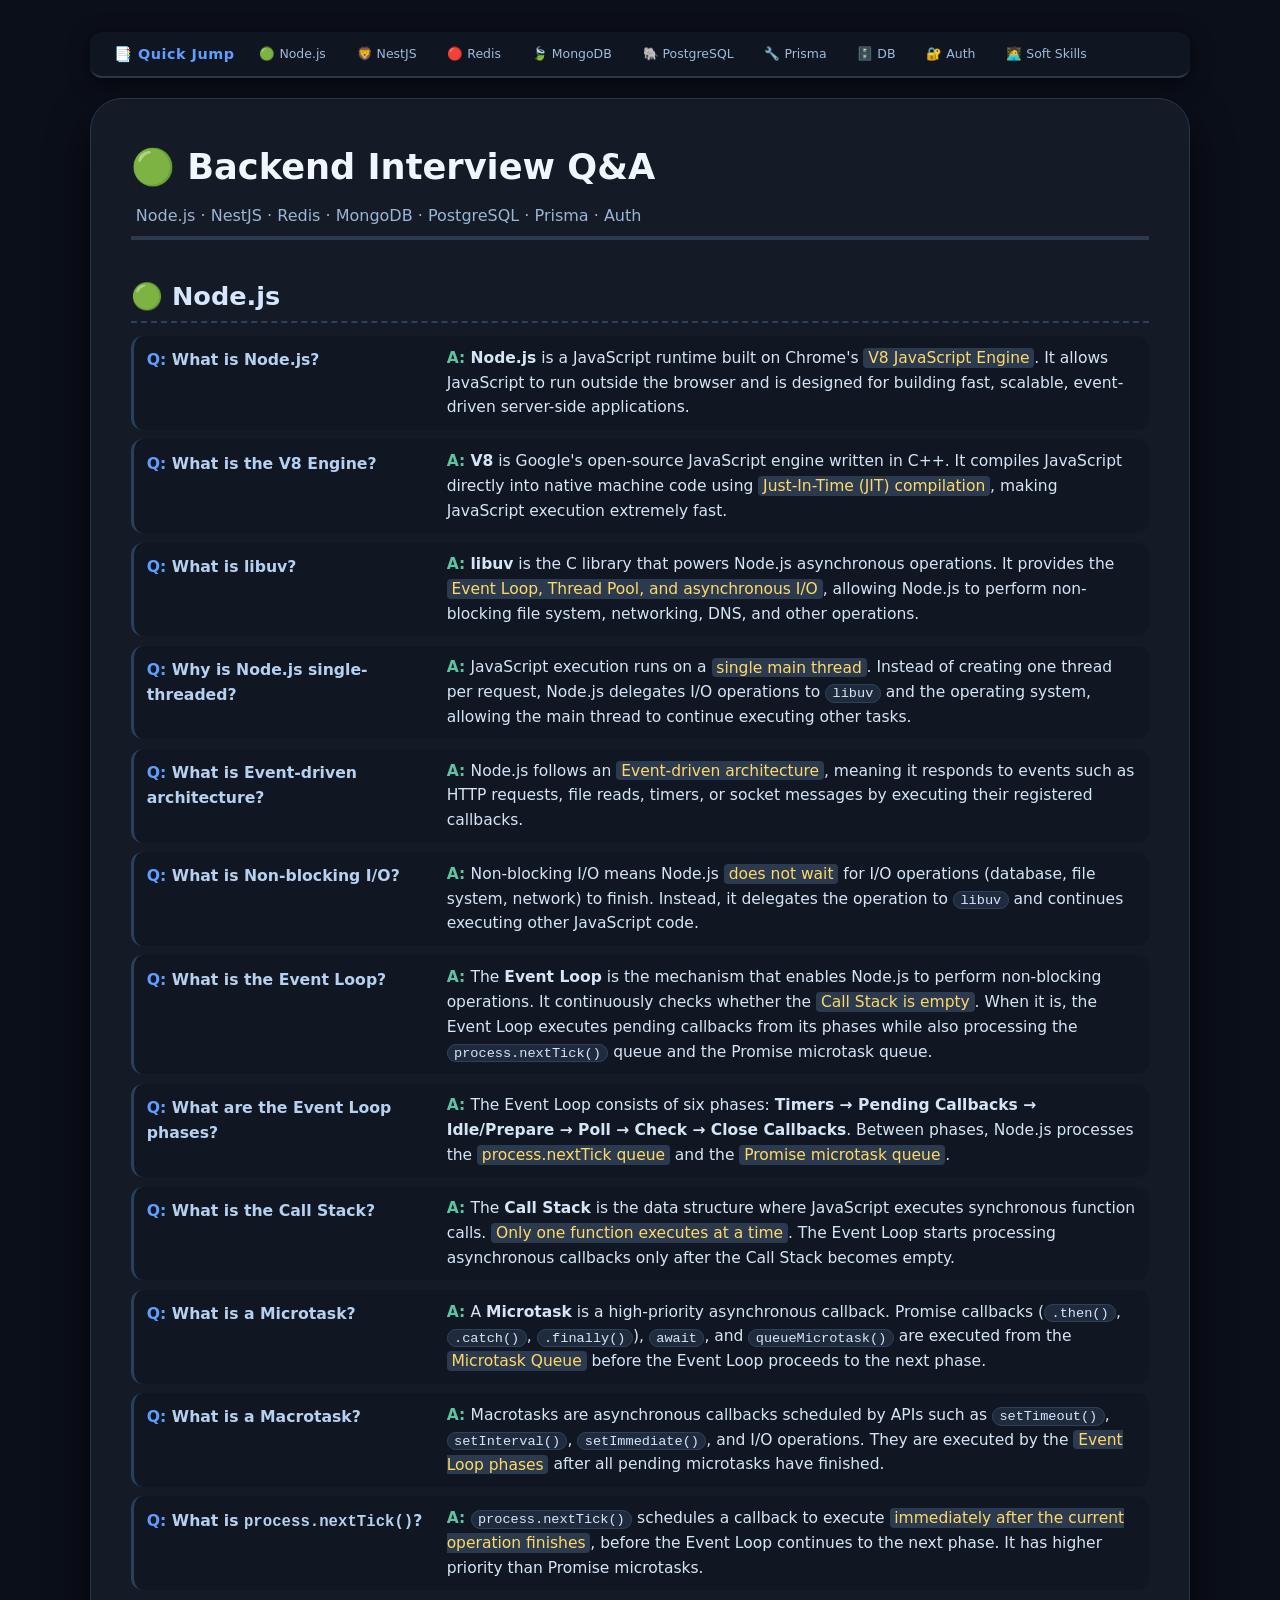
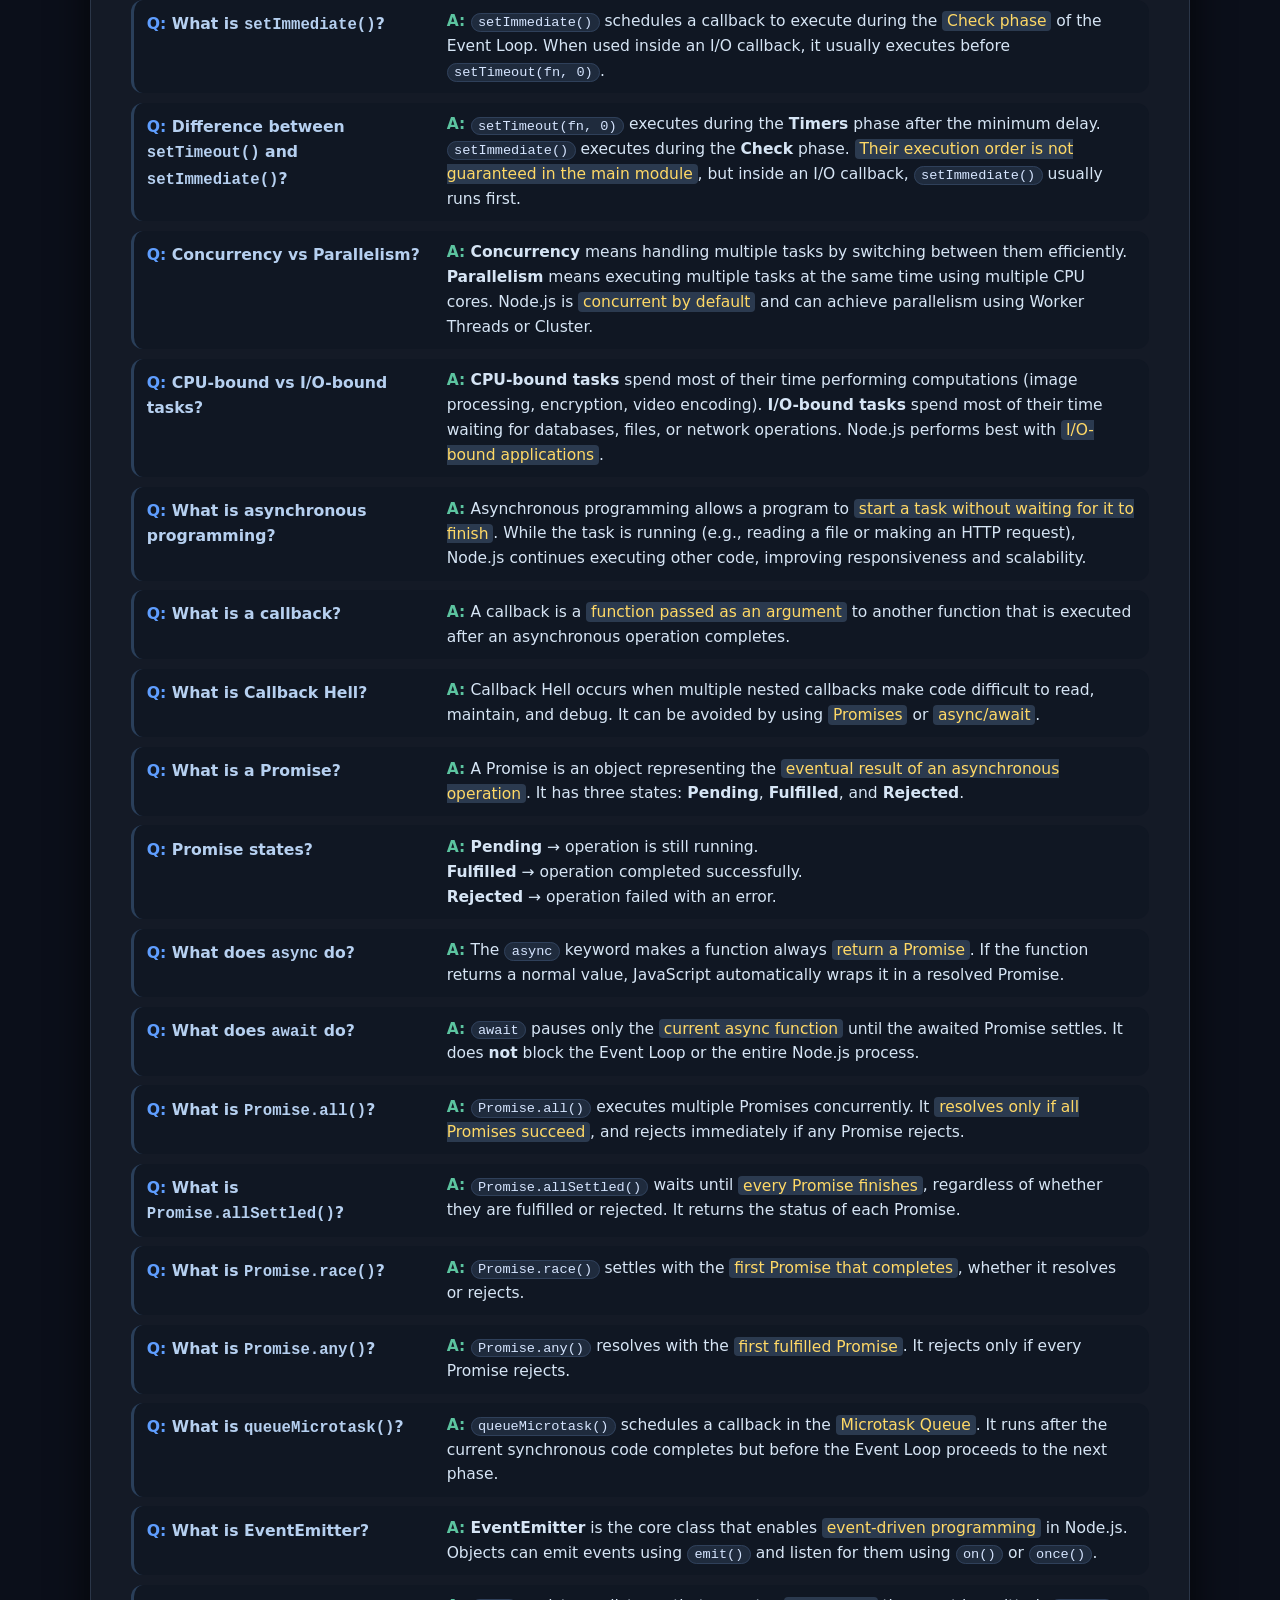
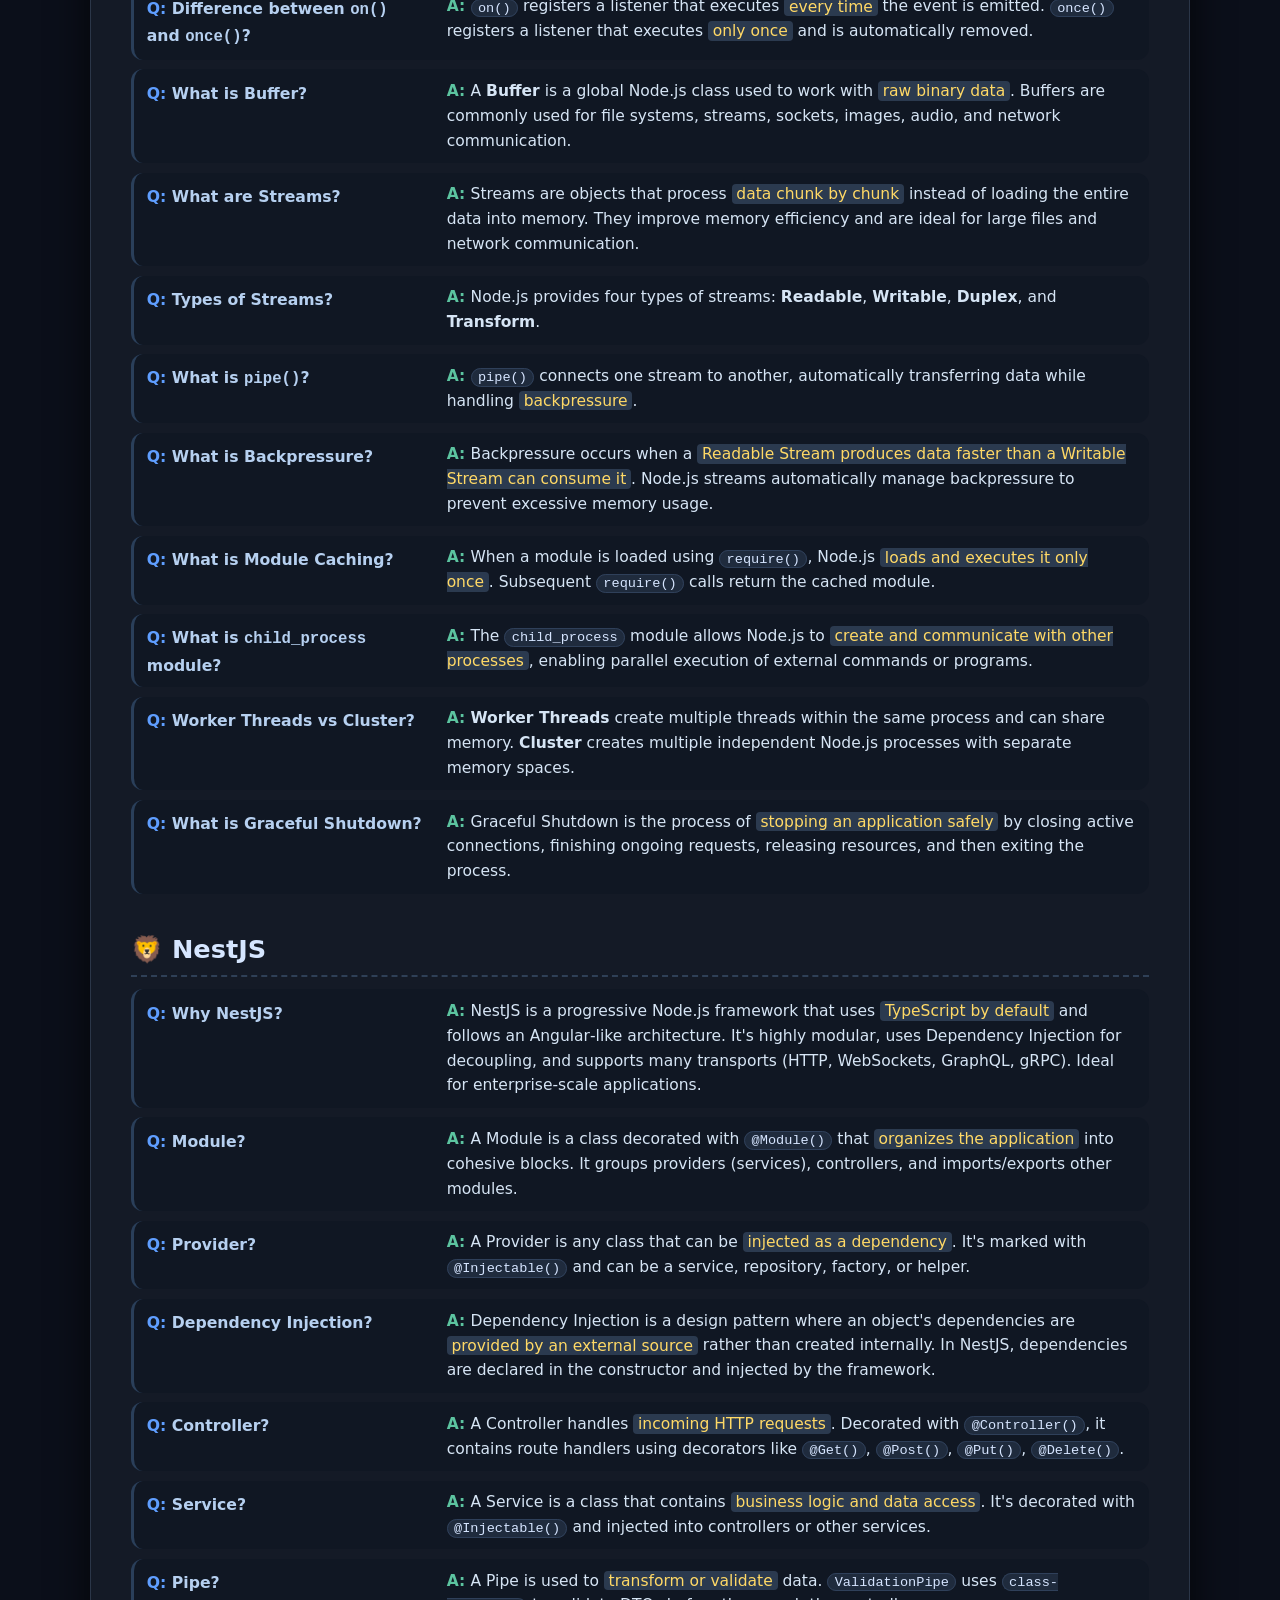
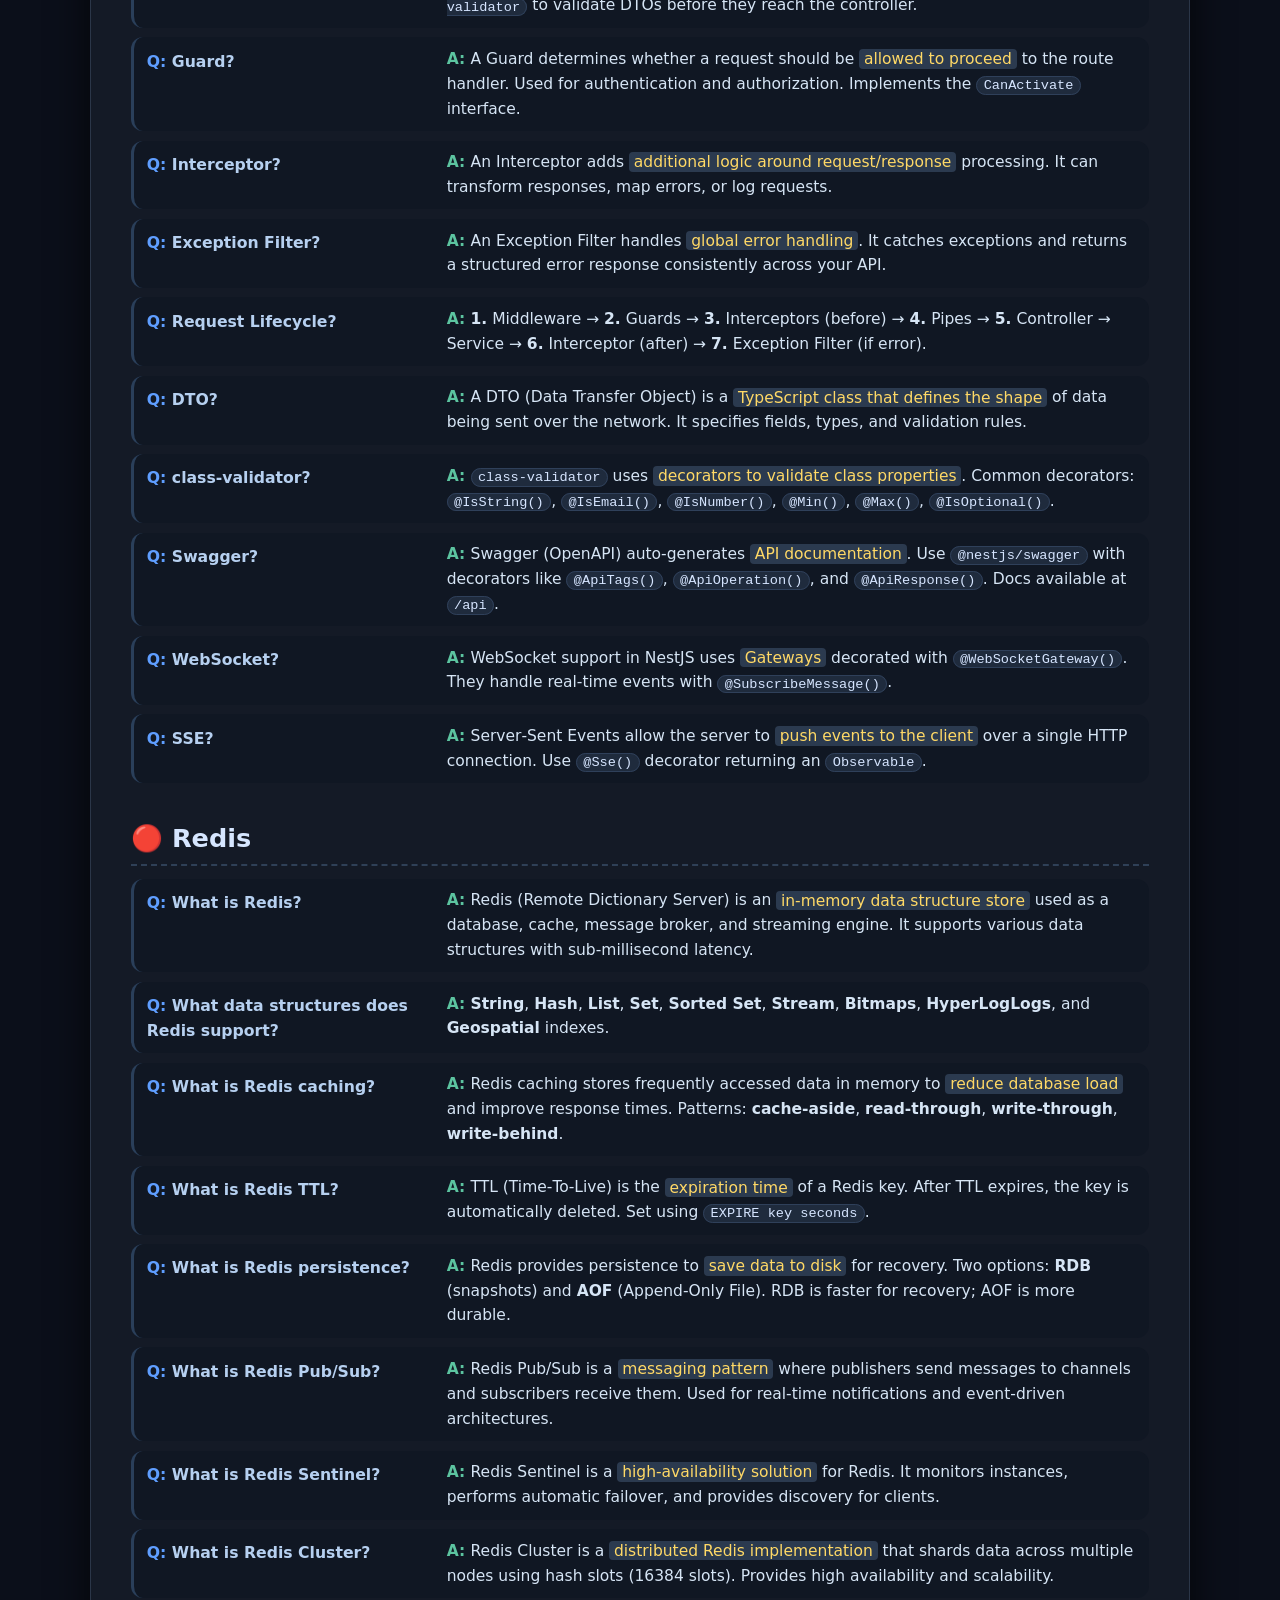
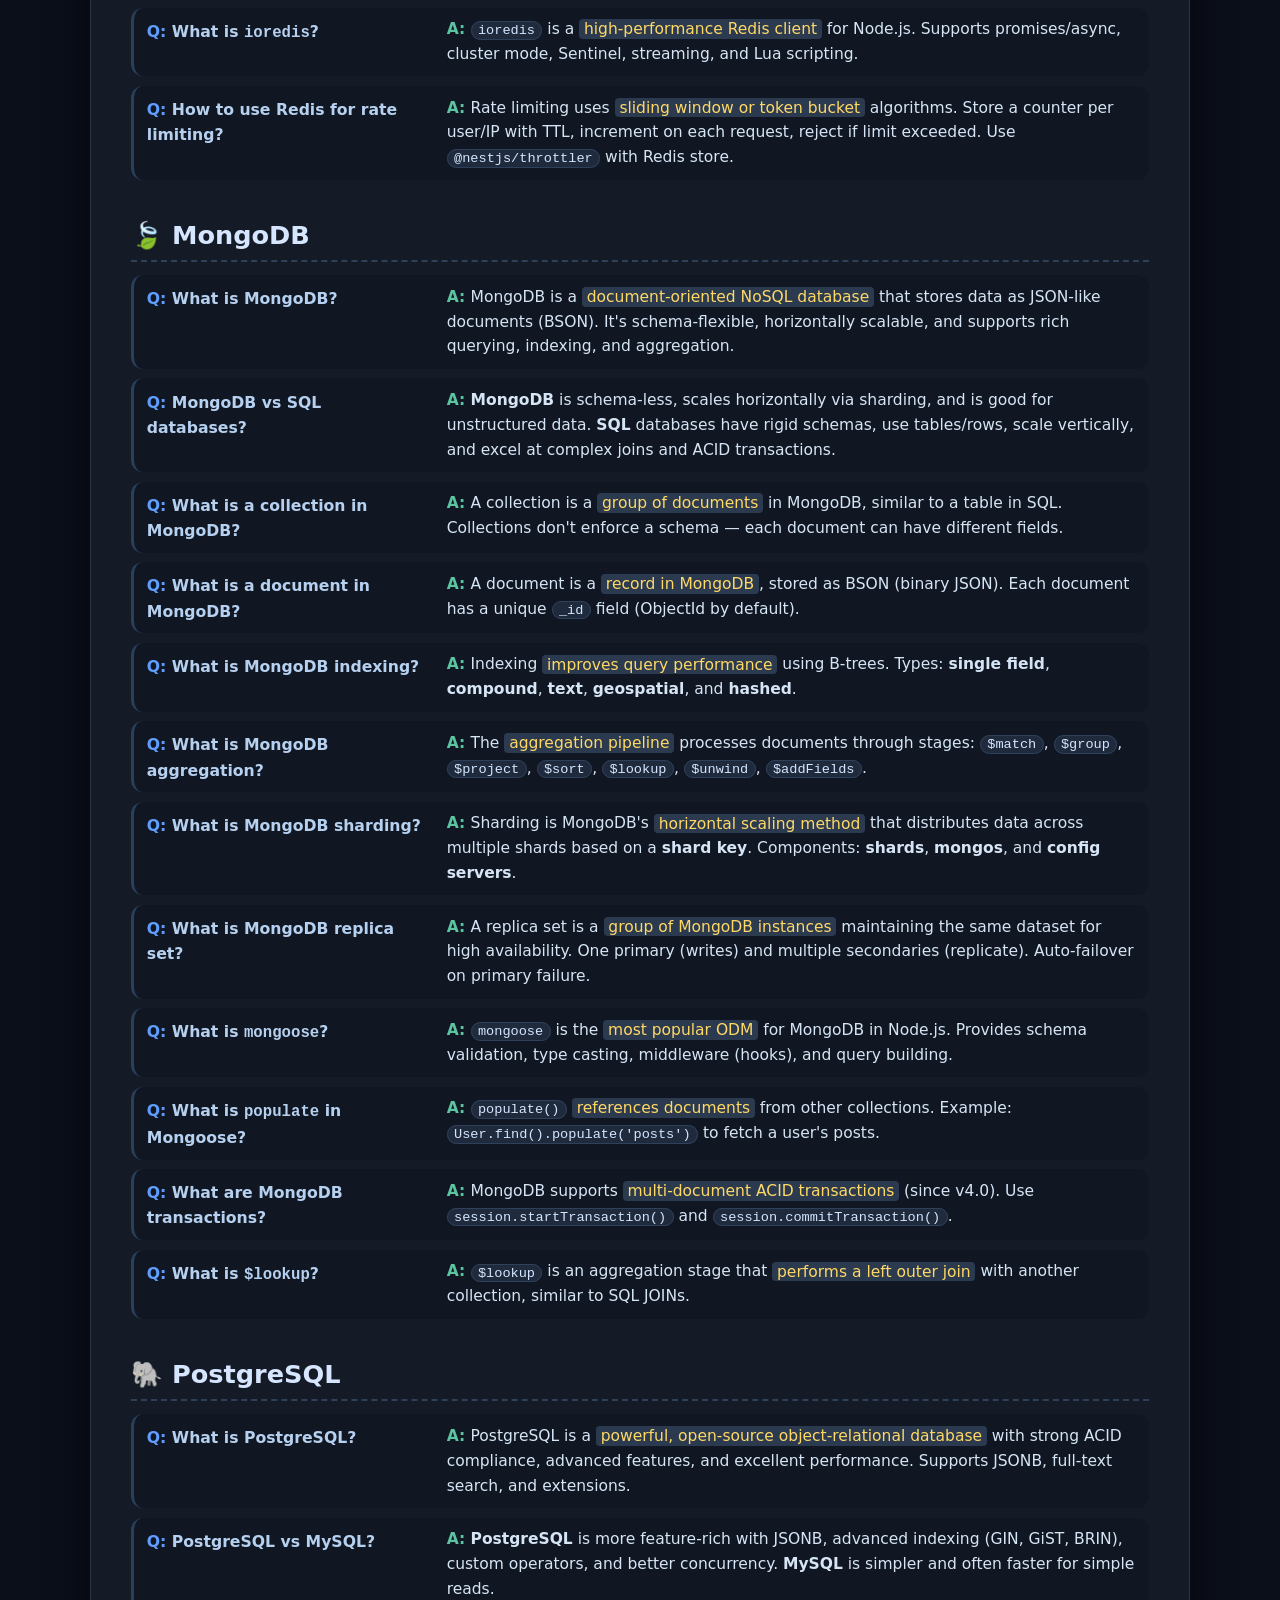
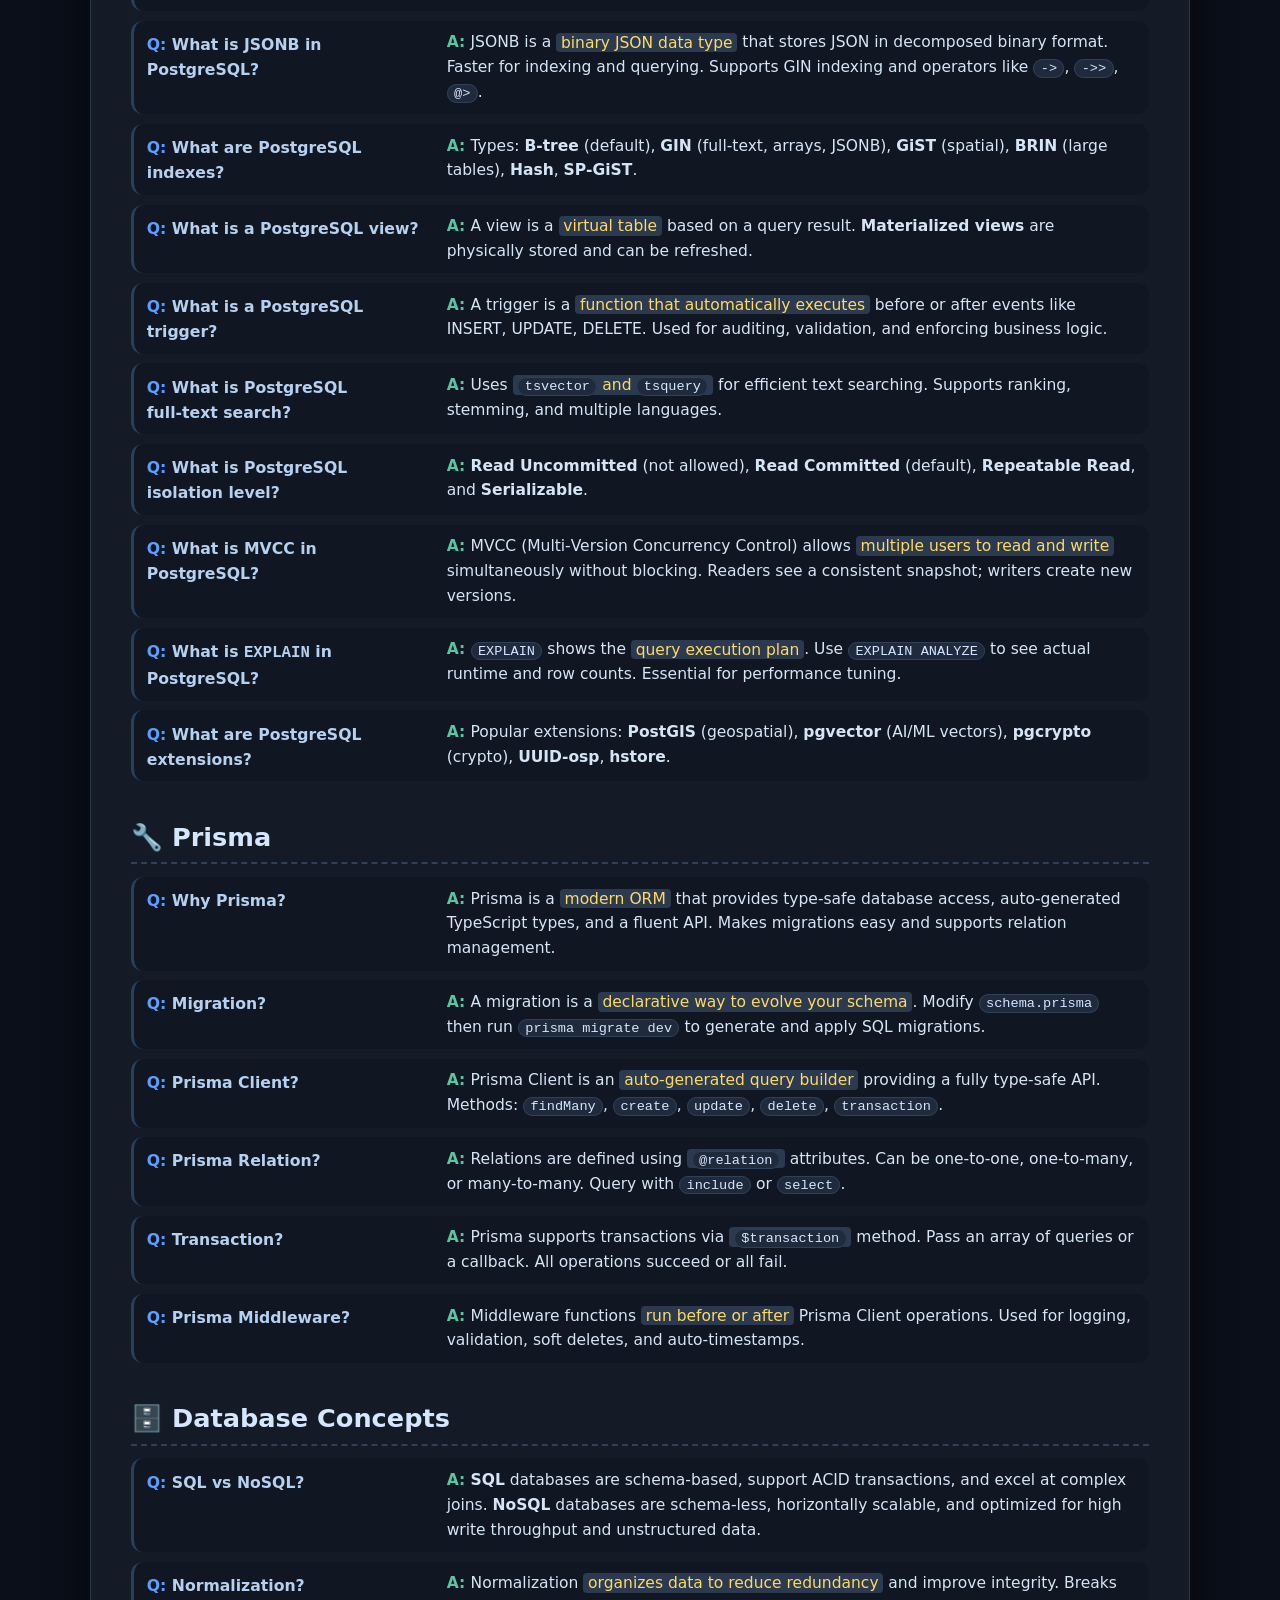
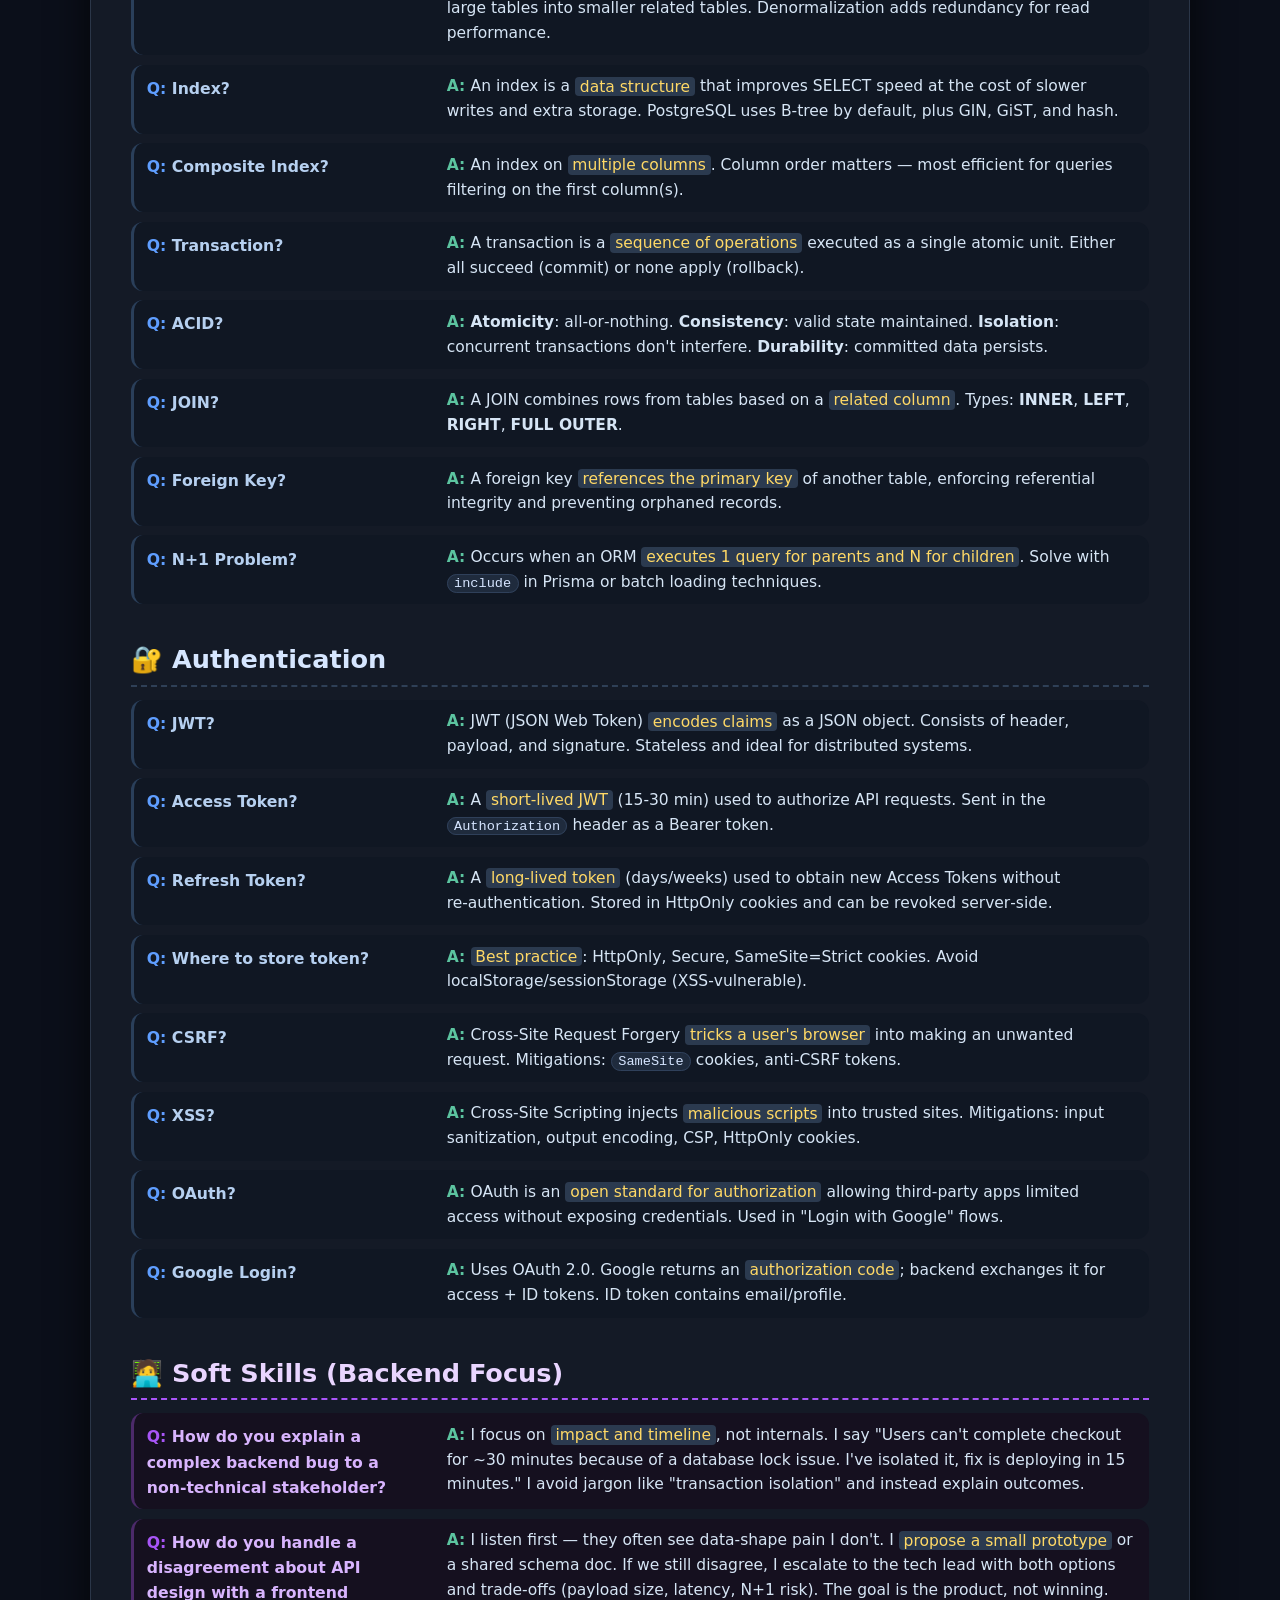
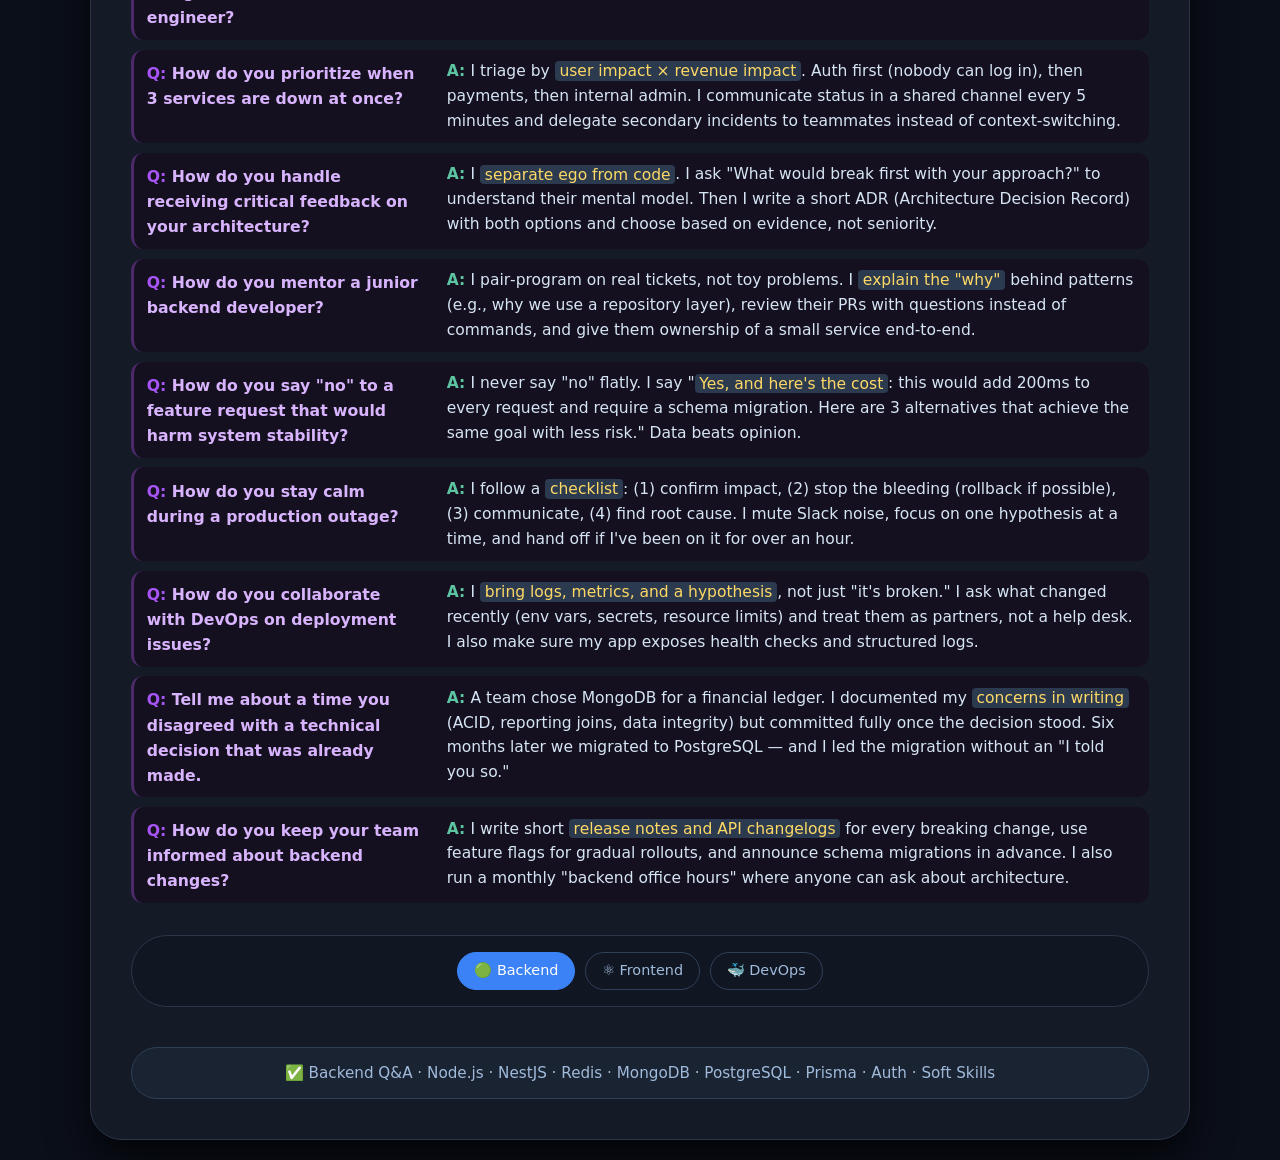
<file: backend-qa.html>
<!DOCTYPE html>
<html lang="en">

<head>
    <meta charset="UTF-8" />
    <meta name="viewport" content="width=device-width, initial-scale=1.0, viewport-fit=cover" />
    <title>Backend Interview Q&A · Node.js · NestJS · DB · Auth</title>
    <link rel="stylesheet" href="assets/css/shared.css" />
</head>

<body>
    <nav class="nav-menu">
        <span class="nav-title">📑 Quick Jump</span>
        <a href="#nodejs">🟢 Node.js</a>
        <a href="#nestjs">🦁 NestJS</a>
        <a href="#redis">🔴 Redis</a>
        <a href="#mongodb">🍃 MongoDB</a>
        <a href="#postgresql">🐘 PostgreSQL</a>
        <a href="#prisma">🔧 Prisma</a>
        <a href="#db">🗄️ DB</a>
        <a href="#auth">🔐 Auth</a>
        <a href="#soft">🧑‍💻 Soft Skills</a>
    </nav>

    <div class="container">
        <h1>🟢 Backend Interview Q&amp;A <small>Node.js · NestJS · Redis · MongoDB · PostgreSQL · Prisma · Auth</small>
        </h1>

        <!-- ========== NODE.JS ========== -->
        <h2 id="nodejs">🟢 Node.js</h2>
        <div class="qa-grid">
            <div class="qa-item">
                <span class="q">What is Node.js?</span>
                <span class="a"><strong>Node.js</strong> is a JavaScript runtime built on Chrome's <span
                        class="highlight">V8 JavaScript Engine</span>. It allows JavaScript to run outside the browser
                    and is designed for building fast, scalable, event-driven server-side applications.</span>
            </div>
            <div class="qa-item">
                <span class="q">What is the V8 Engine?</span>
                <span class="a"><strong>V8</strong> is Google's open-source JavaScript engine written in C++. It
                    compiles JavaScript directly into native machine code using <span class="highlight">Just-In-Time
                        (JIT) compilation</span>, making JavaScript execution extremely fast.</span>
            </div>
            <div class="qa-item">
                <span class="q">What is libuv?</span>
                <span class="a"><strong>libuv</strong> is the C library that powers Node.js asynchronous operations. It
                    provides the <span class="highlight">Event Loop, Thread Pool, and asynchronous I/O</span>, allowing
                    Node.js to perform non-blocking file system, networking, DNS, and other operations.</span>
            </div>
            <div class="qa-item">
                <span class="q">Why is Node.js single-threaded?</span>
                <span class="a">JavaScript execution runs on a <span class="highlight">single main thread</span>.
                    Instead of creating one thread per request, Node.js delegates I/O operations to <code>libuv</code>
                    and the operating system, allowing the main thread to continue executing other tasks.</span>
            </div>
            <div class="qa-item">
                <span class="q">What is Event-driven architecture?</span>
                <span class="a">Node.js follows an <span class="highlight">Event-driven architecture</span>, meaning it
                    responds to events such as HTTP requests, file reads, timers, or socket messages by executing their
                    registered callbacks.</span>
            </div>
            <div class="qa-item">
                <span class="q">What is Non-blocking I/O?</span>
                <span class="a">Non-blocking I/O means Node.js <span class="highlight">does not wait</span> for I/O
                    operations (database, file system, network) to finish. Instead, it delegates the operation to
                    <code>libuv</code> and continues executing other JavaScript code.</span>
            </div>
            <div class="qa-item">
                <span class="q">What is the Event Loop?</span>
                <span class="a">The <strong>Event Loop</strong> is the mechanism that enables Node.js to perform
                    non-blocking operations. It continuously checks whether the <span class="highlight">Call Stack is
                        empty</span>. When it is, the Event Loop executes pending callbacks from its phases while also
                    processing the <code>process.nextTick()</code> queue and the Promise microtask queue.</span>
            </div>
            <div class="qa-item">
                <span class="q">What are the Event Loop phases?</span>
                <span class="a">The Event Loop consists of six phases: <strong>Timers → Pending Callbacks → Idle/Prepare
                        → Poll → Check → Close Callbacks</strong>. Between phases, Node.js processes the <span
                        class="highlight">process.nextTick queue</span> and the <span class="highlight">Promise
                        microtask queue</span>.</span>
            </div>
            <div class="qa-item">
                <span class="q">What is the Call Stack?</span>
                <span class="a">The <strong>Call Stack</strong> is the data structure where JavaScript executes
                    synchronous function calls. <span class="highlight">Only one function executes at a time</span>. The
                    Event Loop starts processing asynchronous callbacks only after the Call Stack becomes empty.</span>
            </div>
            <div class="qa-item">
                <span class="q">What is a Microtask?</span>
                <span class="a">A <strong>Microtask</strong> is a high-priority asynchronous callback. Promise callbacks
                    (<code>.then()</code>, <code>.catch()</code>, <code>.finally()</code>), <code>await</code>, and
                    <code>queueMicrotask()</code> are executed from the <span class="highlight">Microtask Queue</span>
                    before the Event Loop proceeds to the next phase.</span>
            </div>
            <div class="qa-item">
                <span class="q">What is a Macrotask?</span>
                <span class="a">Macrotasks are asynchronous callbacks scheduled by APIs such as
                    <code>setTimeout()</code>, <code>setInterval()</code>, <code>setImmediate()</code>, and I/O
                    operations. They are executed by the <span class="highlight">Event Loop phases</span> after all
                    pending microtasks have finished.</span>
            </div>
            <div class="qa-item">
                <span class="q">What is <code>process.nextTick()</code>?</span>
                <span class="a"><code>process.nextTick()</code> schedules a callback to execute <span
                        class="highlight">immediately after the current operation finishes</span>, before the Event Loop
                    continues to the next phase. It has higher priority than Promise microtasks.</span>
            </div>
            <div class="qa-item">
                <span class="q">What is <code>setImmediate()</code>?</span>
                <span class="a"><code>setImmediate()</code> schedules a callback to execute during the <span
                        class="highlight">Check phase</span> of the Event Loop. When used inside an I/O callback, it
                    usually executes before <code>setTimeout(fn, 0)</code>.</span>
            </div>
            <div class="qa-item">
                <span class="q">Difference between <code>setTimeout()</code> and <code>setImmediate()</code>?</span>
                <span class="a"><code>setTimeout(fn, 0)</code> executes during the <strong>Timers</strong> phase after
                    the minimum delay. <code>setImmediate()</code> executes during the <strong>Check</strong> phase.
                    <span class="highlight">Their execution order is not guaranteed in the main module</span>, but
                    inside an I/O callback, <code>setImmediate()</code> usually runs first.</span>
            </div>
            <div class="qa-item">
                <span class="q">Concurrency vs Parallelism?</span>
                <span class="a"><strong>Concurrency</strong> means handling multiple tasks by switching between them
                    efficiently. <strong>Parallelism</strong> means executing multiple tasks at the same time using
                    multiple CPU cores. Node.js is <span class="highlight">concurrent by default</span> and can achieve
                    parallelism using Worker Threads or Cluster.</span>
            </div>
            <div class="qa-item">
                <span class="q">CPU-bound vs I/O-bound tasks?</span>
                <span class="a"><strong>CPU-bound tasks</strong> spend most of their time performing computations (image
                    processing, encryption, video encoding). <strong>I/O-bound tasks</strong> spend most of their time
                    waiting for databases, files, or network operations. Node.js performs best with <span
                        class="highlight">I/O-bound applications</span>.</span>
            </div>
            <div class="qa-item">
                <span class="q">What is asynchronous programming?</span>
                <span class="a">Asynchronous programming allows a program to <span class="highlight">start a task
                        without waiting for it to finish</span>. While the task is running (e.g., reading a file or
                    making an HTTP request), Node.js continues executing other code, improving responsiveness and
                    scalability.</span>
            </div>
            <div class="qa-item">
                <span class="q">What is a callback?</span>
                <span class="a">A callback is a <span class="highlight">function passed as an argument</span> to another
                    function that is executed after an asynchronous operation completes.</span>
            </div>
            <div class="qa-item">
                <span class="q">What is Callback Hell?</span>
                <span class="a">Callback Hell occurs when multiple nested callbacks make code difficult to read,
                    maintain, and debug. It can be avoided by using <span class="highlight">Promises</span> or <span
                        class="highlight">async/await</span>.</span>
            </div>
            <div class="qa-item">
                <span class="q">What is a Promise?</span>
                <span class="a">A Promise is an object representing the <span class="highlight">eventual result of an
                        asynchronous operation</span>. It has three states: <strong>Pending</strong>,
                    <strong>Fulfilled</strong>, and <strong>Rejected</strong>.</span>
            </div>
            <div class="qa-item">
                <span class="q">Promise states?</span>
                <span class="a"><strong>Pending</strong> → operation is still running.<br /><strong>Fulfilled</strong> →
                    operation completed successfully.<br /><strong>Rejected</strong> → operation failed with an
                    error.</span>
            </div>
            <div class="qa-item">
                <span class="q">What does <code>async</code> do?</span>
                <span class="a">The <code>async</code> keyword makes a function always <span class="highlight">return a
                        Promise</span>. If the function returns a normal value, JavaScript automatically wraps it in a
                    resolved Promise.</span>
            </div>
            <div class="qa-item">
                <span class="q">What does <code>await</code> do?</span>
                <span class="a"><code>await</code> pauses only the <span class="highlight">current async function</span>
                    until the awaited Promise settles. It does <strong>not</strong> block the Event Loop or the entire
                    Node.js process.</span>
            </div>
            <div class="qa-item">
                <span class="q">What is <code>Promise.all()</code>?</span>
                <span class="a"><code>Promise.all()</code> executes multiple Promises concurrently. It <span
                        class="highlight">resolves only if all Promises succeed</span>, and rejects immediately if any
                    Promise rejects.</span>
            </div>
            <div class="qa-item">
                <span class="q">What is <code>Promise.allSettled()</code>?</span>
                <span class="a"><code>Promise.allSettled()</code> waits until <span class="highlight">every Promise
                        finishes</span>, regardless of whether they are fulfilled or rejected. It returns the status of
                    each Promise.</span>
            </div>
            <div class="qa-item">
                <span class="q">What is <code>Promise.race()</code>?</span>
                <span class="a"><code>Promise.race()</code> settles with the <span class="highlight">first Promise that
                        completes</span>, whether it resolves or rejects.</span>
            </div>
            <div class="qa-item">
                <span class="q">What is <code>Promise.any()</code>?</span>
                <span class="a"><code>Promise.any()</code> resolves with the <span class="highlight">first fulfilled
                        Promise</span>. It rejects only if every Promise rejects.</span>
            </div>
            <div class="qa-item">
                <span class="q">What is <code>queueMicrotask()</code>?</span>
                <span class="a"><code>queueMicrotask()</code> schedules a callback in the <span
                        class="highlight">Microtask Queue</span>. It runs after the current synchronous code completes
                    but before the Event Loop proceeds to the next phase.</span>
            </div>
            <div class="qa-item">
                <span class="q">What is EventEmitter?</span>
                <span class="a"><strong>EventEmitter</strong> is the core class that enables <span
                        class="highlight">event-driven programming</span> in Node.js. Objects can emit events using
                    <code>emit()</code> and listen for them using <code>on()</code> or <code>once()</code>.</span>
            </div>
            <div class="qa-item">
                <span class="q">Difference between <code>on()</code> and <code>once()</code>?</span>
                <span class="a"><code>on()</code> registers a listener that executes <span class="highlight">every
                        time</span> the event is emitted. <code>once()</code> registers a listener that executes <span
                        class="highlight">only once</span> and is automatically removed.</span>
            </div>
            <div class="qa-item">
                <span class="q">What is Buffer?</span>
                <span class="a">A <strong>Buffer</strong> is a global Node.js class used to work with <span
                        class="highlight">raw binary data</span>. Buffers are commonly used for file systems, streams,
                    sockets, images, audio, and network communication.</span>
            </div>
            <div class="qa-item">
                <span class="q">What are Streams?</span>
                <span class="a">Streams are objects that process <span class="highlight">data chunk by chunk</span>
                    instead of loading the entire data into memory. They improve memory efficiency and are ideal for
                    large files and network communication.</span>
            </div>
            <div class="qa-item">
                <span class="q">Types of Streams?</span>
                <span class="a">Node.js provides four types of streams: <strong>Readable</strong>,
                    <strong>Writable</strong>, <strong>Duplex</strong>, and <strong>Transform</strong>.</span>
            </div>
            <div class="qa-item">
                <span class="q">What is <code>pipe()</code>?</span>
                <span class="a"><code>pipe()</code> connects one stream to another, automatically transferring data
                    while handling <span class="highlight">backpressure</span>.</span>
            </div>
            <div class="qa-item">
                <span class="q">What is Backpressure?</span>
                <span class="a">Backpressure occurs when a <span class="highlight">Readable Stream produces data faster
                        than a Writable Stream can consume it</span>. Node.js streams automatically manage backpressure
                    to prevent excessive memory usage.</span>
            </div>
            <div class="qa-item">
                <span class="q">What is Module Caching?</span>
                <span class="a">When a module is loaded using <code>require()</code>, Node.js <span
                        class="highlight">loads and executes it only once</span>. Subsequent <code>require()</code>
                    calls return the cached module.</span>
            </div>
            <div class="qa-item">
                <span class="q">What is <code>child_process</code> module?</span>
                <span class="a">The <code>child_process</code> module allows Node.js to <span class="highlight">create
                        and communicate with other processes</span>, enabling parallel execution of external commands or
                    programs.</span>
            </div>
            <div class="qa-item">
                <span class="q">Worker Threads vs Cluster?</span>
                <span class="a"><strong>Worker Threads</strong> create multiple threads within the same process and can
                    share memory. <strong>Cluster</strong> creates multiple independent Node.js processes with separate
                    memory spaces.</span>
            </div>
            <div class="qa-item">
                <span class="q">What is Graceful Shutdown?</span>
                <span class="a">Graceful Shutdown is the process of <span class="highlight">stopping an application
                        safely</span> by closing active connections, finishing ongoing requests, releasing resources,
                    and then exiting the process.</span>
            </div>
        </div>

        <!-- ========== NESTJS ========== -->
        <h2 id="nestjs">🦁 NestJS</h2>
        <div class="qa-grid">
            <div class="qa-item">
                <span class="q">Why NestJS?</span>
                <span class="a">NestJS is a progressive Node.js framework that uses <span class="highlight">TypeScript
                        by default</span> and follows an Angular‑like architecture. It's highly modular, uses Dependency
                    Injection for decoupling, and supports many transports (HTTP, WebSockets, GraphQL, gRPC). Ideal for
                    enterprise‑scale applications.</span>
            </div>
            <div class="qa-item">
                <span class="q">Module?</span>
                <span class="a">A Module is a class decorated with <code>@Module()</code> that <span
                        class="highlight">organizes the application</span> into cohesive blocks. It groups providers
                    (services), controllers, and imports/exports other modules.</span>
            </div>
            <div class="qa-item">
                <span class="q">Provider?</span>
                <span class="a">A Provider is any class that can be <span class="highlight">injected as a
                        dependency</span>. It's marked with <code>@Injectable()</code> and can be a service, repository,
                    factory, or helper.</span>
            </div>
            <div class="qa-item">
                <span class="q">Dependency Injection?</span>
                <span class="a">Dependency Injection is a design pattern where an object's dependencies are <span
                        class="highlight">provided by an external source</span> rather than created internally. In
                    NestJS, dependencies are declared in the constructor and injected by the framework.</span>
            </div>
            <div class="qa-item">
                <span class="q">Controller?</span>
                <span class="a">A Controller handles <span class="highlight">incoming HTTP requests</span>. Decorated
                    with <code>@Controller()</code>, it contains route handlers using decorators like
                    <code>@Get()</code>, <code>@Post()</code>, <code>@Put()</code>, <code>@Delete()</code>.</span>
            </div>
            <div class="qa-item">
                <span class="q">Service?</span>
                <span class="a">A Service is a class that contains <span class="highlight">business logic and data
                        access</span>. It's decorated with <code>@Injectable()</code> and injected into controllers or
                    other services.</span>
            </div>
            <div class="qa-item">
                <span class="q">Pipe?</span>
                <span class="a">A Pipe is used to <span class="highlight">transform or validate</span> data.
                    <code>ValidationPipe</code> uses <code>class-validator</code> to validate DTOs before they reach the
                    controller.</span>
            </div>
            <div class="qa-item">
                <span class="q">Guard?</span>
                <span class="a">A Guard determines whether a request should be <span class="highlight">allowed to
                        proceed</span> to the route handler. Used for authentication and authorization. Implements the
                    <code>CanActivate</code> interface.</span>
            </div>
            <div class="qa-item">
                <span class="q">Interceptor?</span>
                <span class="a">An Interceptor adds <span class="highlight">additional logic around
                        request/response</span> processing. It can transform responses, map errors, or log
                    requests.</span>
            </div>
            <div class="qa-item">
                <span class="q">Exception Filter?</span>
                <span class="a">An Exception Filter handles <span class="highlight">global error handling</span>. It
                    catches exceptions and returns a structured error response consistently across your API.</span>
            </div>
            <div class="qa-item">
                <span class="q">Request Lifecycle?</span>
                <span class="a"><strong>1.</strong> Middleware → <strong>2.</strong> Guards → <strong>3.</strong>
                    Interceptors (before) → <strong>4.</strong> Pipes → <strong>5.</strong> Controller → Service →
                    <strong>6.</strong> Interceptor (after) → <strong>7.</strong> Exception Filter (if error).</span>
            </div>
            <div class="qa-item">
                <span class="q">DTO?</span>
                <span class="a">A DTO (Data Transfer Object) is a <span class="highlight">TypeScript class that defines
                        the shape</span> of data being sent over the network. It specifies fields, types, and validation
                    rules.</span>
            </div>
            <div class="qa-item">
                <span class="q">class-validator?</span>
                <span class="a"><code>class-validator</code> uses <span class="highlight">decorators to validate class
                        properties</span>. Common decorators: <code>@IsString()</code>, <code>@IsEmail()</code>,
                    <code>@IsNumber()</code>, <code>@Min()</code>, <code>@Max()</code>,
                    <code>@IsOptional()</code>.</span>
            </div>
            <div class="qa-item">
                <span class="q">Swagger?</span>
                <span class="a">Swagger (OpenAPI) auto‑generates <span class="highlight">API documentation</span>. Use
                    <code>@nestjs/swagger</code> with decorators like <code>@ApiTags()</code>,
                    <code>@ApiOperation()</code>, and <code>@ApiResponse()</code>. Docs available at
                    <code>/api</code>.</span>
            </div>
            <div class="qa-item">
                <span class="q">WebSocket?</span>
                <span class="a">WebSocket support in NestJS uses <span class="highlight">Gateways</span> decorated with
                    <code>@WebSocketGateway()</code>. They handle real‑time events with
                    <code>@SubscribeMessage()</code>.</span>
            </div>
            <div class="qa-item">
                <span class="q">SSE?</span>
                <span class="a">Server‑Sent Events allow the server to <span class="highlight">push events to the
                        client</span> over a single HTTP connection. Use <code>@Sse()</code> decorator returning an
                    <code>Observable</code>.</span>
            </div>
        </div>

        <!-- ========== REDIS ========== -->
        <h2 id="redis">🔴 Redis</h2>
        <div class="qa-grid">
            <div class="qa-item">
                <span class="q">What is Redis?</span>
                <span class="a">Redis (Remote Dictionary Server) is an <span class="highlight">in‑memory data structure
                        store</span> used as a database, cache, message broker, and streaming engine. It supports
                    various data structures with sub‑millisecond latency.</span>
            </div>
            <div class="qa-item">
                <span class="q">What data structures does Redis support?</span>
                <span class="a"><strong>String</strong>, <strong>Hash</strong>, <strong>List</strong>,
                    <strong>Set</strong>, <strong>Sorted Set</strong>, <strong>Stream</strong>,
                    <strong>Bitmaps</strong>, <strong>HyperLogLogs</strong>, and <strong>Geospatial</strong>
                    indexes.</span>
            </div>
            <div class="qa-item">
                <span class="q">What is Redis caching?</span>
                <span class="a">Redis caching stores frequently accessed data in memory to <span
                        class="highlight">reduce database load</span> and improve response times. Patterns:
                    <strong>cache‑aside</strong>, <strong>read‑through</strong>, <strong>write‑through</strong>,
                    <strong>write‑behind</strong>.</span>
            </div>
            <div class="qa-item">
                <span class="q">What is Redis TTL?</span>
                <span class="a">TTL (Time‑To‑Live) is the <span class="highlight">expiration time</span> of a Redis key.
                    After TTL expires, the key is automatically deleted. Set using
                    <code>EXPIRE key seconds</code>.</span>
            </div>
            <div class="qa-item">
                <span class="q">What is Redis persistence?</span>
                <span class="a">Redis provides persistence to <span class="highlight">save data to disk</span> for
                    recovery. Two options: <strong>RDB</strong> (snapshots) and <strong>AOF</strong> (Append‑Only File).
                    RDB is faster for recovery; AOF is more durable.</span>
            </div>
            <div class="qa-item">
                <span class="q">What is Redis Pub/Sub?</span>
                <span class="a">Redis Pub/Sub is a <span class="highlight">messaging pattern</span> where publishers
                    send messages to channels and subscribers receive them. Used for real‑time notifications and
                    event‑driven architectures.</span>
            </div>
            <div class="qa-item">
                <span class="q">What is Redis Sentinel?</span>
                <span class="a">Redis Sentinel is a <span class="highlight">high‑availability solution</span> for Redis.
                    It monitors instances, performs automatic failover, and provides discovery for clients.</span>
            </div>
            <div class="qa-item">
                <span class="q">What is Redis Cluster?</span>
                <span class="a">Redis Cluster is a <span class="highlight">distributed Redis implementation</span> that
                    shards data across multiple nodes using hash slots (16384 slots). Provides high availability and
                    scalability.</span>
            </div>
            <div class="qa-item">
                <span class="q">What is <code>ioredis</code>?</span>
                <span class="a"><code>ioredis</code> is a <span class="highlight">high‑performance Redis client</span>
                    for Node.js. Supports promises/async, cluster mode, Sentinel, streaming, and Lua scripting.</span>
            </div>
            <div class="qa-item">
                <span class="q">How to use Redis for rate limiting?</span>
                <span class="a">Rate limiting uses <span class="highlight">sliding window or token bucket</span>
                    algorithms. Store a counter per user/IP with TTL, increment on each request, reject if limit
                    exceeded. Use <code>@nestjs/throttler</code> with Redis store.</span>
            </div>
        </div>

        <!-- ========== MONGODB ========== -->
        <h2 id="mongodb">🍃 MongoDB</h2>
        <div class="qa-grid">
            <div class="qa-item">
                <span class="q">What is MongoDB?</span>
                <span class="a">MongoDB is a <span class="highlight">document‑oriented NoSQL database</span> that stores
                    data as JSON‑like documents (BSON). It's schema‑flexible, horizontally scalable, and supports rich
                    querying, indexing, and aggregation.</span>
            </div>
            <div class="qa-item">
                <span class="q">MongoDB vs SQL databases?</span>
                <span class="a"><strong>MongoDB</strong> is schema‑less, scales horizontally via sharding, and is good
                    for unstructured data. <strong>SQL</strong> databases have rigid schemas, use tables/rows, scale
                    vertically, and excel at complex joins and ACID transactions.</span>
            </div>
            <div class="qa-item">
                <span class="q">What is a collection in MongoDB?</span>
                <span class="a">A collection is a <span class="highlight">group of documents</span> in MongoDB, similar
                    to a table in SQL. Collections don't enforce a schema — each document can have different
                    fields.</span>
            </div>
            <div class="qa-item">
                <span class="q">What is a document in MongoDB?</span>
                <span class="a">A document is a <span class="highlight">record in MongoDB</span>, stored as BSON (binary
                    JSON). Each document has a unique <code>_id</code> field (ObjectId by default).</span>
            </div>
            <div class="qa-item">
                <span class="q">What is MongoDB indexing?</span>
                <span class="a">Indexing <span class="highlight">improves query performance</span> using B‑trees. Types:
                    <strong>single field</strong>, <strong>compound</strong>, <strong>text</strong>,
                    <strong>geospatial</strong>, and <strong>hashed</strong>.</span>
            </div>
            <div class="qa-item">
                <span class="q">What is MongoDB aggregation?</span>
                <span class="a">The <span class="highlight">aggregation pipeline</span> processes documents through
                    stages: <code>$match</code>, <code>$group</code>, <code>$project</code>, <code>$sort</code>,
                    <code>$lookup</code>, <code>$unwind</code>, <code>$addFields</code>.</span>
            </div>
            <div class="qa-item">
                <span class="q">What is MongoDB sharding?</span>
                <span class="a">Sharding is MongoDB's <span class="highlight">horizontal scaling method</span> that
                    distributes data across multiple shards based on a <strong>shard key</strong>. Components:
                    <strong>shards</strong>, <strong>mongos</strong>, and <strong>config servers</strong>.</span>
            </div>
            <div class="qa-item">
                <span class="q">What is MongoDB replica set?</span>
                <span class="a">A replica set is a <span class="highlight">group of MongoDB instances</span> maintaining
                    the same dataset for high availability. One primary (writes) and multiple secondaries (replicate).
                    Auto‑failover on primary failure.</span>
            </div>
            <div class="qa-item">
                <span class="q">What is <code>mongoose</code>?</span>
                <span class="a"><code>mongoose</code> is the <span class="highlight">most popular ODM</span> for MongoDB
                    in Node.js. Provides schema validation, type casting, middleware (hooks), and query building.</span>
            </div>
            <div class="qa-item">
                <span class="q">What is <code>populate</code> in Mongoose?</span>
                <span class="a"><code>populate()</code> <span class="highlight">references documents</span> from other
                    collections. Example: <code>User.find().populate('posts')</code> to fetch a user's posts.</span>
            </div>
            <div class="qa-item">
                <span class="q">What are MongoDB transactions?</span>
                <span class="a">MongoDB supports <span class="highlight">multi‑document ACID transactions</span> (since
                    v4.0). Use <code>session.startTransaction()</code> and
                    <code>session.commitTransaction()</code>.</span>
            </div>
            <div class="qa-item">
                <span class="q">What is <code>$lookup</code>?</span>
                <span class="a"><code>$lookup</code> is an aggregation stage that <span class="highlight">performs a
                        left outer join</span> with another collection, similar to SQL JOINs.</span>
            </div>
        </div>

        <!-- ========== POSTGRESQL ========== -->
        <h2 id="postgresql">🐘 PostgreSQL</h2>
        <div class="qa-grid">
            <div class="qa-item">
                <span class="q">What is PostgreSQL?</span>
                <span class="a">PostgreSQL is a <span class="highlight">powerful, open‑source object‑relational
                        database</span> with strong ACID compliance, advanced features, and excellent performance.
                    Supports JSONB, full‑text search, and extensions.</span>
            </div>
            <div class="qa-item">
                <span class="q">PostgreSQL vs MySQL?</span>
                <span class="a"><strong>PostgreSQL</strong> is more feature‑rich with JSONB, advanced indexing (GIN,
                    GiST, BRIN), custom operators, and better concurrency. <strong>MySQL</strong> is simpler and often
                    faster for simple reads.</span>
            </div>
            <div class="qa-item">
                <span class="q">What is JSONB in PostgreSQL?</span>
                <span class="a">JSONB is a <span class="highlight">binary JSON data type</span> that stores JSON in
                    decomposed binary format. Faster for indexing and querying. Supports GIN indexing and operators like
                    <code>-></code>, <code>->></code>, <code>@></code>.</span>
            </div>
            <div class="qa-item">
                <span class="q">What are PostgreSQL indexes?</span>
                <span class="a">Types: <strong>B‑tree</strong> (default), <strong>GIN</strong> (full‑text, arrays,
                    JSONB), <strong>GiST</strong> (spatial), <strong>BRIN</strong> (large tables),
                    <strong>Hash</strong>, <strong>SP‑GiST</strong>.</span>
            </div>
            <div class="qa-item">
                <span class="q">What is a PostgreSQL view?</span>
                <span class="a">A view is a <span class="highlight">virtual table</span> based on a query result.
                    <strong>Materialized views</strong> are physically stored and can be refreshed.</span>
            </div>
            <div class="qa-item">
                <span class="q">What is a PostgreSQL trigger?</span>
                <span class="a">A trigger is a <span class="highlight">function that automatically executes</span>
                    before or after events like INSERT, UPDATE, DELETE. Used for auditing, validation, and enforcing
                    business logic.</span>
            </div>
            <div class="qa-item">
                <span class="q">What is PostgreSQL full‑text search?</span>
                <span class="a">Uses <span class="highlight"><code>tsvector</code> and <code>tsquery</code></span> for
                    efficient text searching. Supports ranking, stemming, and multiple languages.</span>
            </div>
            <div class="qa-item">
                <span class="q">What is PostgreSQL isolation level?</span>
                <span class="a"><strong>Read Uncommitted</strong> (not allowed), <strong>Read Committed</strong>
                    (default), <strong>Repeatable Read</strong>, and <strong>Serializable</strong>.</span>
            </div>
            <div class="qa-item">
                <span class="q">What is MVCC in PostgreSQL?</span>
                <span class="a">MVCC (Multi‑Version Concurrency Control) allows <span class="highlight">multiple users
                        to read and write</span> simultaneously without blocking. Readers see a consistent snapshot;
                    writers create new versions.</span>
            </div>
            <div class="qa-item">
                <span class="q">What is <code>EXPLAIN</code> in PostgreSQL?</span>
                <span class="a"><code>EXPLAIN</code> shows the <span class="highlight">query execution plan</span>. Use
                    <code>EXPLAIN ANALYZE</code> to see actual runtime and row counts. Essential for performance
                    tuning.</span>
            </div>
            <div class="qa-item">
                <span class="q">What are PostgreSQL extensions?</span>
                <span class="a">Popular extensions: <strong>PostGIS</strong> (geospatial), <strong>pgvector</strong>
                    (AI/ML vectors), <strong>pgcrypto</strong> (crypto), <strong>UUID‑osp</strong>,
                    <strong>hstore</strong>.</span>
            </div>
        </div>

        <!-- ========== PRISMA ========== -->
        <h2 id="prisma">🔧 Prisma</h2>
        <div class="qa-grid">
            <div class="qa-item">
                <span class="q">Why Prisma?</span>
                <span class="a">Prisma is a <span class="highlight">modern ORM</span> that provides type‑safe database
                    access, auto‑generated TypeScript types, and a fluent API. Makes migrations easy and supports
                    relation management.</span>
            </div>
            <div class="qa-item">
                <span class="q">Migration?</span>
                <span class="a">A migration is a <span class="highlight">declarative way to evolve your schema</span>.
                    Modify <code>schema.prisma</code> then run <code>prisma migrate dev</code> to generate and apply SQL
                    migrations.</span>
            </div>
            <div class="qa-item">
                <span class="q">Prisma Client?</span>
                <span class="a">Prisma Client is an <span class="highlight">auto‑generated query builder</span>
                    providing a fully type‑safe API. Methods: <code>findMany</code>, <code>create</code>,
                    <code>update</code>, <code>delete</code>, <code>transaction</code>.</span>
            </div>
            <div class="qa-item">
                <span class="q">Prisma Relation?</span>
                <span class="a">Relations are defined using <span class="highlight"><code>@relation</code></span>
                    attributes. Can be one‑to‑one, one‑to‑many, or many‑to‑many. Query with <code>include</code> or
                    <code>select</code>.</span>
            </div>
            <div class="qa-item">
                <span class="q">Transaction?</span>
                <span class="a">Prisma supports transactions via <span
                        class="highlight"><code>$transaction</code></span> method. Pass an array of queries or a
                    callback. All operations succeed or all fail.</span>
            </div>
            <div class="qa-item">
                <span class="q">Prisma Middleware?</span>
                <span class="a">Middleware functions <span class="highlight">run before or after</span> Prisma Client
                    operations. Used for logging, validation, soft deletes, and auto‑timestamps.</span>
            </div>
        </div>

        <!-- ========== DATABASE ========== -->
        <h2 id="db">🗄️ Database Concepts</h2>
        <div class="qa-grid">
            <div class="qa-item">
                <span class="q">SQL vs NoSQL?</span>
                <span class="a"><strong>SQL</strong> databases are schema‑based, support ACID transactions, and excel at
                    complex joins. <strong>NoSQL</strong> databases are schema‑less, horizontally scalable, and
                    optimized for high write throughput and unstructured data.</span>
            </div>
            <div class="qa-item">
                <span class="q">Normalization?</span>
                <span class="a">Normalization <span class="highlight">organizes data to reduce redundancy</span> and
                    improve integrity. Breaks large tables into smaller related tables. Denormalization adds redundancy
                    for read performance.</span>
            </div>
            <div class="qa-item">
                <span class="q">Index?</span>
                <span class="a">An index is a <span class="highlight">data structure</span> that improves SELECT speed
                    at the cost of slower writes and extra storage. PostgreSQL uses B‑tree by default, plus GIN, GiST,
                    and hash.</span>
            </div>
            <div class="qa-item">
                <span class="q">Composite Index?</span>
                <span class="a">An index on <span class="highlight">multiple columns</span>. Column order matters — most
                    efficient for queries filtering on the first column(s).</span>
            </div>
            <div class="qa-item">
                <span class="q">Transaction?</span>
                <span class="a">A transaction is a <span class="highlight">sequence of operations</span> executed as a
                    single atomic unit. Either all succeed (commit) or none apply (rollback).</span>
            </div>
            <div class="qa-item">
                <span class="q">ACID?</span>
                <span class="a"><strong>Atomicity</strong>: all‑or‑nothing. <strong>Consistency</strong>: valid state
                    maintained. <strong>Isolation</strong>: concurrent transactions don't interfere.
                    <strong>Durability</strong>: committed data persists.</span>
            </div>
            <div class="qa-item">
                <span class="q">JOIN?</span>
                <span class="a">A JOIN combines rows from tables based on a <span class="highlight">related
                        column</span>. Types: <strong>INNER</strong>, <strong>LEFT</strong>, <strong>RIGHT</strong>,
                    <strong>FULL OUTER</strong>.</span>
            </div>
            <div class="qa-item">
                <span class="q">Foreign Key?</span>
                <span class="a">A foreign key <span class="highlight">references the primary key</span> of another
                    table, enforcing referential integrity and preventing orphaned records.</span>
            </div>
            <div class="qa-item">
                <span class="q">N+1 Problem?</span>
                <span class="a">Occurs when an ORM <span class="highlight">executes 1 query for parents and N for
                        children</span>. Solve with <code>include</code> in Prisma or batch loading techniques.</span>
            </div>
        </div>

        <!-- ========== AUTH ========== -->
        <h2 id="auth">🔐 Authentication</h2>
        <div class="qa-grid">
            <div class="qa-item">
                <span class="q">JWT?</span>
                <span class="a">JWT (JSON Web Token) <span class="highlight">encodes claims</span> as a JSON object.
                    Consists of header, payload, and signature. Stateless and ideal for distributed systems.</span>
            </div>
            <div class="qa-item">
                <span class="q">Access Token?</span>
                <span class="a">A <span class="highlight">short‑lived JWT</span> (15‑30 min) used to authorize API
                    requests. Sent in the <code>Authorization</code> header as a Bearer token.</span>
            </div>
            <div class="qa-item">
                <span class="q">Refresh Token?</span>
                <span class="a">A <span class="highlight">long‑lived token</span> (days/weeks) used to obtain new Access
                    Tokens without re‑authentication. Stored in HttpOnly cookies and can be revoked server‑side.</span>
            </div>
            <div class="qa-item">
                <span class="q">Where to store token?</span>
                <span class="a"><span class="highlight">Best practice</span>: HttpOnly, Secure, SameSite=Strict cookies.
                    Avoid localStorage/sessionStorage (XSS‑vulnerable).</span>
            </div>
            <div class="qa-item">
                <span class="q">CSRF?</span>
                <span class="a">Cross‑Site Request Forgery <span class="highlight">tricks a user's browser</span> into
                    making an unwanted request. Mitigations: <code>SameSite</code> cookies, anti‑CSRF tokens.</span>
            </div>
            <div class="qa-item">
                <span class="q">XSS?</span>
                <span class="a">Cross‑Site Scripting injects <span class="highlight">malicious scripts</span> into
                    trusted sites. Mitigations: input sanitization, output encoding, CSP, HttpOnly cookies.</span>
            </div>
            <div class="qa-item">
                <span class="q">OAuth?</span>
                <span class="a">OAuth is an <span class="highlight">open standard for authorization</span> allowing
                    third‑party apps limited access without exposing credentials. Used in "Login with Google"
                    flows.</span>
            </div>
            <div class="qa-item">
                <span class="q">Google Login?</span>
                <span class="a">Uses OAuth 2.0. Google returns an <span class="highlight">authorization code</span>;
                    backend exchanges it for access + ID tokens. ID token contains email/profile.</span>
            </div>
        </div>

        <!-- ========== SOFT SKILLS ========== -->
        <section class="soft-section" id="soft">
            <h2>🧑‍💻 Soft Skills (Backend Focus)</h2>
            <div class="qa-grid">
                <div class="qa-item">
                    <span class="q">How do you explain a complex backend bug to a non‑technical stakeholder?</span>
                    <span class="a">I focus on <span class="highlight">impact and timeline</span>, not internals. I say
                        "Users can't complete checkout for ~30 minutes because of a database lock issue. I've isolated
                        it, fix is deploying in 15 minutes." I avoid jargon like "transaction isolation" and instead
                        explain outcomes.</span>
                </div>
                <div class="qa-item">
                    <span class="q">How do you handle a disagreement about API design with a frontend engineer?</span>
                    <span class="a">I listen first — they often see data‑shape pain I don't. I <span
                            class="highlight">propose a small prototype</span> or a shared schema doc. If we still
                        disagree, I escalate to the tech lead with both options and trade‑offs (payload size, latency,
                        N+1 risk). The goal is the product, not winning.</span>
                </div>
                <div class="qa-item">
                    <span class="q">How do you prioritize when 3 services are down at once?</span>
                    <span class="a">I triage by <span class="highlight">user impact × revenue impact</span>. Auth first
                        (nobody can log in), then payments, then internal admin. I communicate status in a shared
                        channel every 5 minutes and delegate secondary incidents to teammates instead of
                        context‑switching.</span>
                </div>
                <div class="qa-item">
                    <span class="q">How do you handle receiving critical feedback on your architecture?</span>
                    <span class="a">I <span class="highlight">separate ego from code</span>. I ask "What would break
                        first with your approach?" to understand their mental model. Then I write a short ADR
                        (Architecture Decision Record) with both options and choose based on evidence, not
                        seniority.</span>
                </div>
                <div class="qa-item">
                    <span class="q">How do you mentor a junior backend developer?</span>
                    <span class="a">I pair‑program on real tickets, not toy problems. I <span class="highlight">explain
                            the "why"</span> behind patterns (e.g., why we use a repository layer), review their PRs
                        with questions instead of commands, and give them ownership of a small service
                        end‑to‑end.</span>
                </div>
                <div class="qa-item">
                    <span class="q">How do you say "no" to a feature request that would harm system stability?</span>
                    <span class="a">I never say "no" flatly. I say "<span class="highlight">Yes, and here's the
                            cost</span>: this would add 200ms to every request and require a schema migration. Here are
                        3 alternatives that achieve the same goal with less risk." Data beats opinion.</span>
                </div>
                <div class="qa-item">
                    <span class="q">How do you stay calm during a production outage?</span>
                    <span class="a">I follow a <span class="highlight">checklist</span>: (1) confirm impact, (2) stop
                        the bleeding (rollback if possible), (3) communicate, (4) find root cause. I mute Slack noise,
                        focus on one hypothesis at a time, and hand off if I've been on it for over an hour.</span>
                </div>
                <div class="qa-item">
                    <span class="q">How do you collaborate with DevOps on deployment issues?</span>
                    <span class="a">I <span class="highlight">bring logs, metrics, and a hypothesis</span>, not just
                        "it's broken." I ask what changed recently (env vars, secrets, resource limits) and treat them
                        as partners, not a help desk. I also make sure my app exposes health checks and structured
                        logs.</span>
                </div>
                <div class="qa-item">
                    <span class="q">Tell me about a time you disagreed with a technical decision that was already
                        made.</span>
                    <span class="a">A team chose MongoDB for a financial ledger. I documented my <span
                            class="highlight">concerns in writing</span> (ACID, reporting joins, data integrity) but
                        committed fully once the decision stood. Six months later we migrated to PostgreSQL — and I led
                        the migration without an "I told you so."</span>
                </div>
                <div class="qa-item">
                    <span class="q">How do you keep your team informed about backend changes?</span>
                    <span class="a">I write short <span class="highlight">release notes and API changelogs</span> for
                        every breaking change, use feature flags for gradual rollouts, and announce schema migrations in
                        advance. I also run a monthly "backend office hours" where anyone can ask about
                        architecture.</span>
                </div>
            </div>
        </section>

        <!-- Pager -->
        <nav class="pager">
            <a href="backend-qa.html" class="active">🟢 Backend</a>
            <a href="frontend-qa.html">⚛️ Frontend</a>
            <a href="devops-qa.html">🐳 DevOps</a>
        </nav>

        <div class="footnote">
            ✅ Backend Q&amp;A · Node.js · NestJS · Redis · MongoDB · PostgreSQL · Prisma · Auth · Soft Skills
        </div>
    </div>

    <button class="back-to-top" id="backToTop" title="Back to top">↑</button>

    <script>
        const backToTopBtn = document.getElementById("backToTop");
        window.addEventListener("scroll", () => {
            backToTopBtn.classList.toggle("visible", window.scrollY > 300);
        });
        backToTopBtn.addEventListener("click", () => window.scrollTo({ top: 0, behavior: "smooth" }));

        document.querySelectorAll(".nav-menu a").forEach((link) => {
            link.addEventListener("click", function (e) {
                const targetId = this.getAttribute("href");
                if (targetId.startsWith("#")) {
                    e.preventDefault();
                    const el = document.querySelector(targetId);
                    if (el) {
                        const navH = document.querySelector(".nav-menu").offsetHeight;
                        const pos = el.getBoundingClientRect().top + window.pageYOffset - navH - 10;
                        window.scrollTo({ top: pos, behavior: "smooth" });
                    }
                }
            });
        });
    </script>
</body>

</html>
</file>
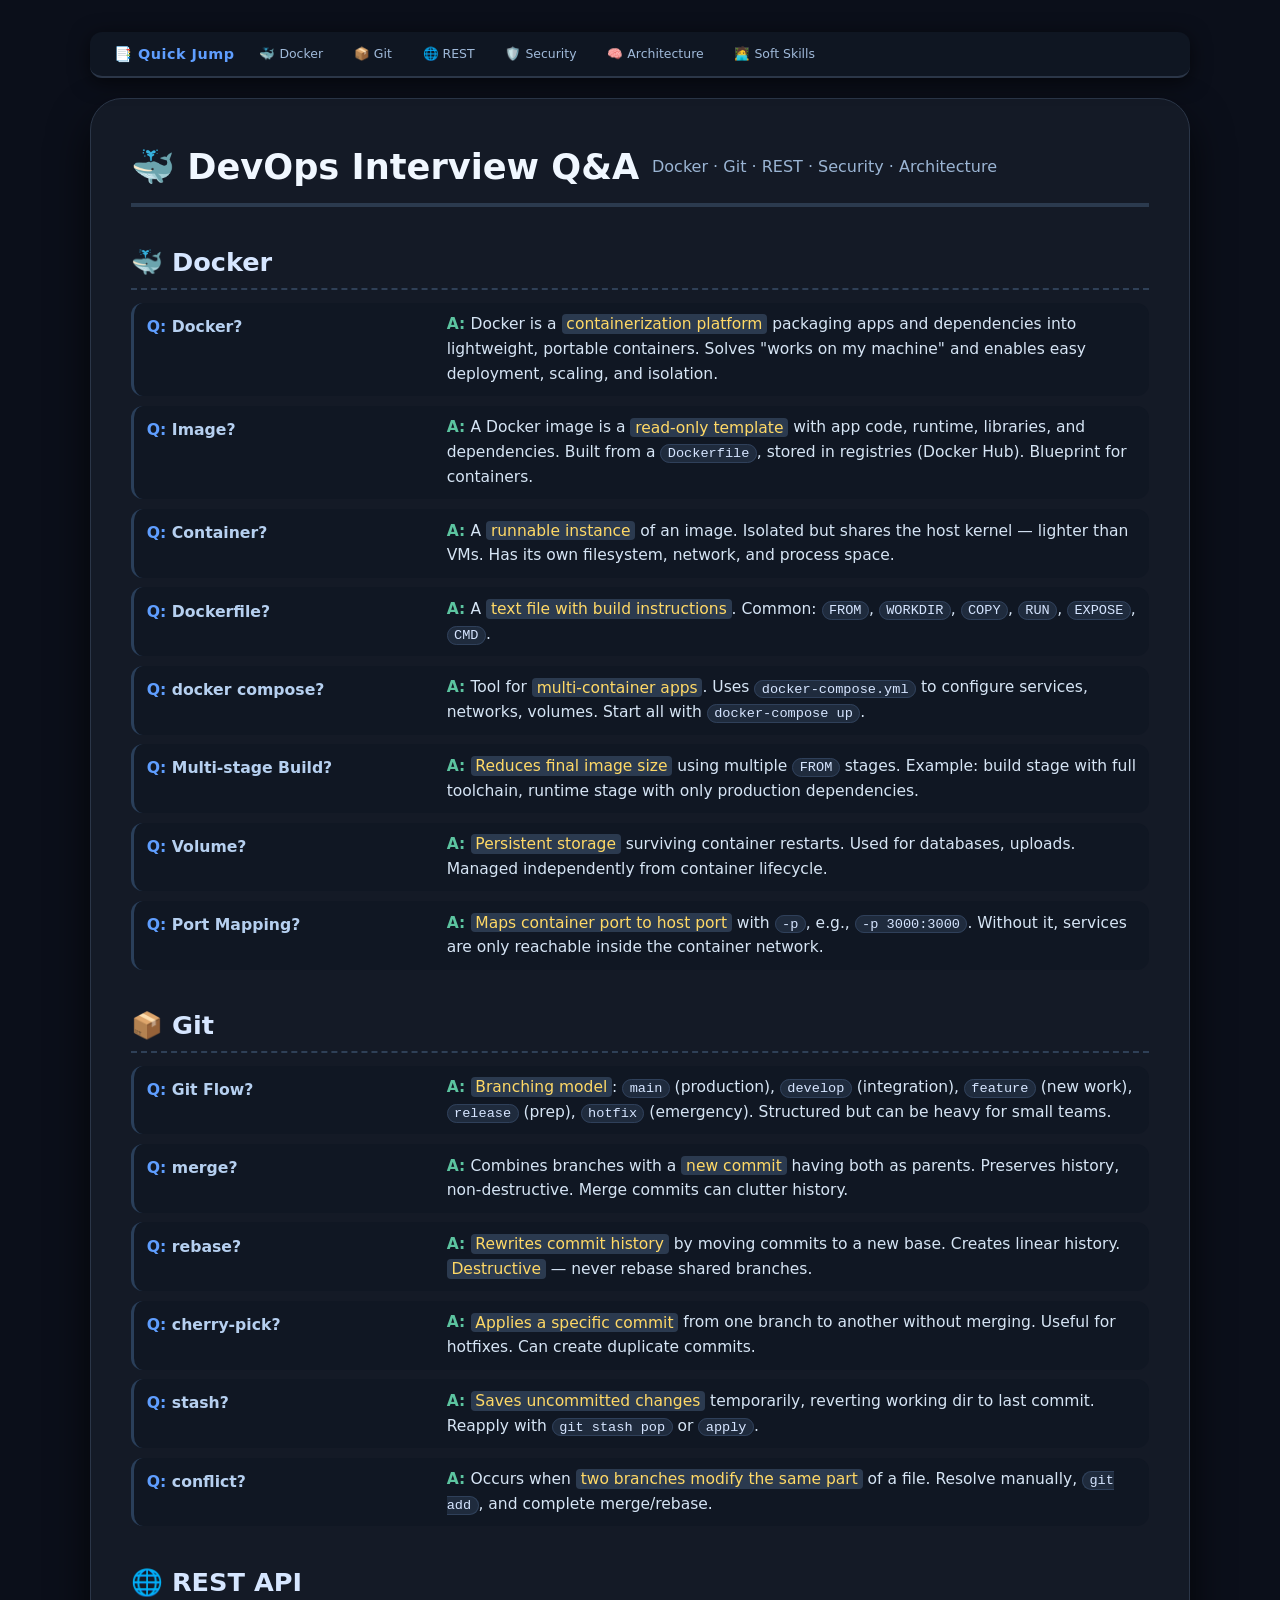
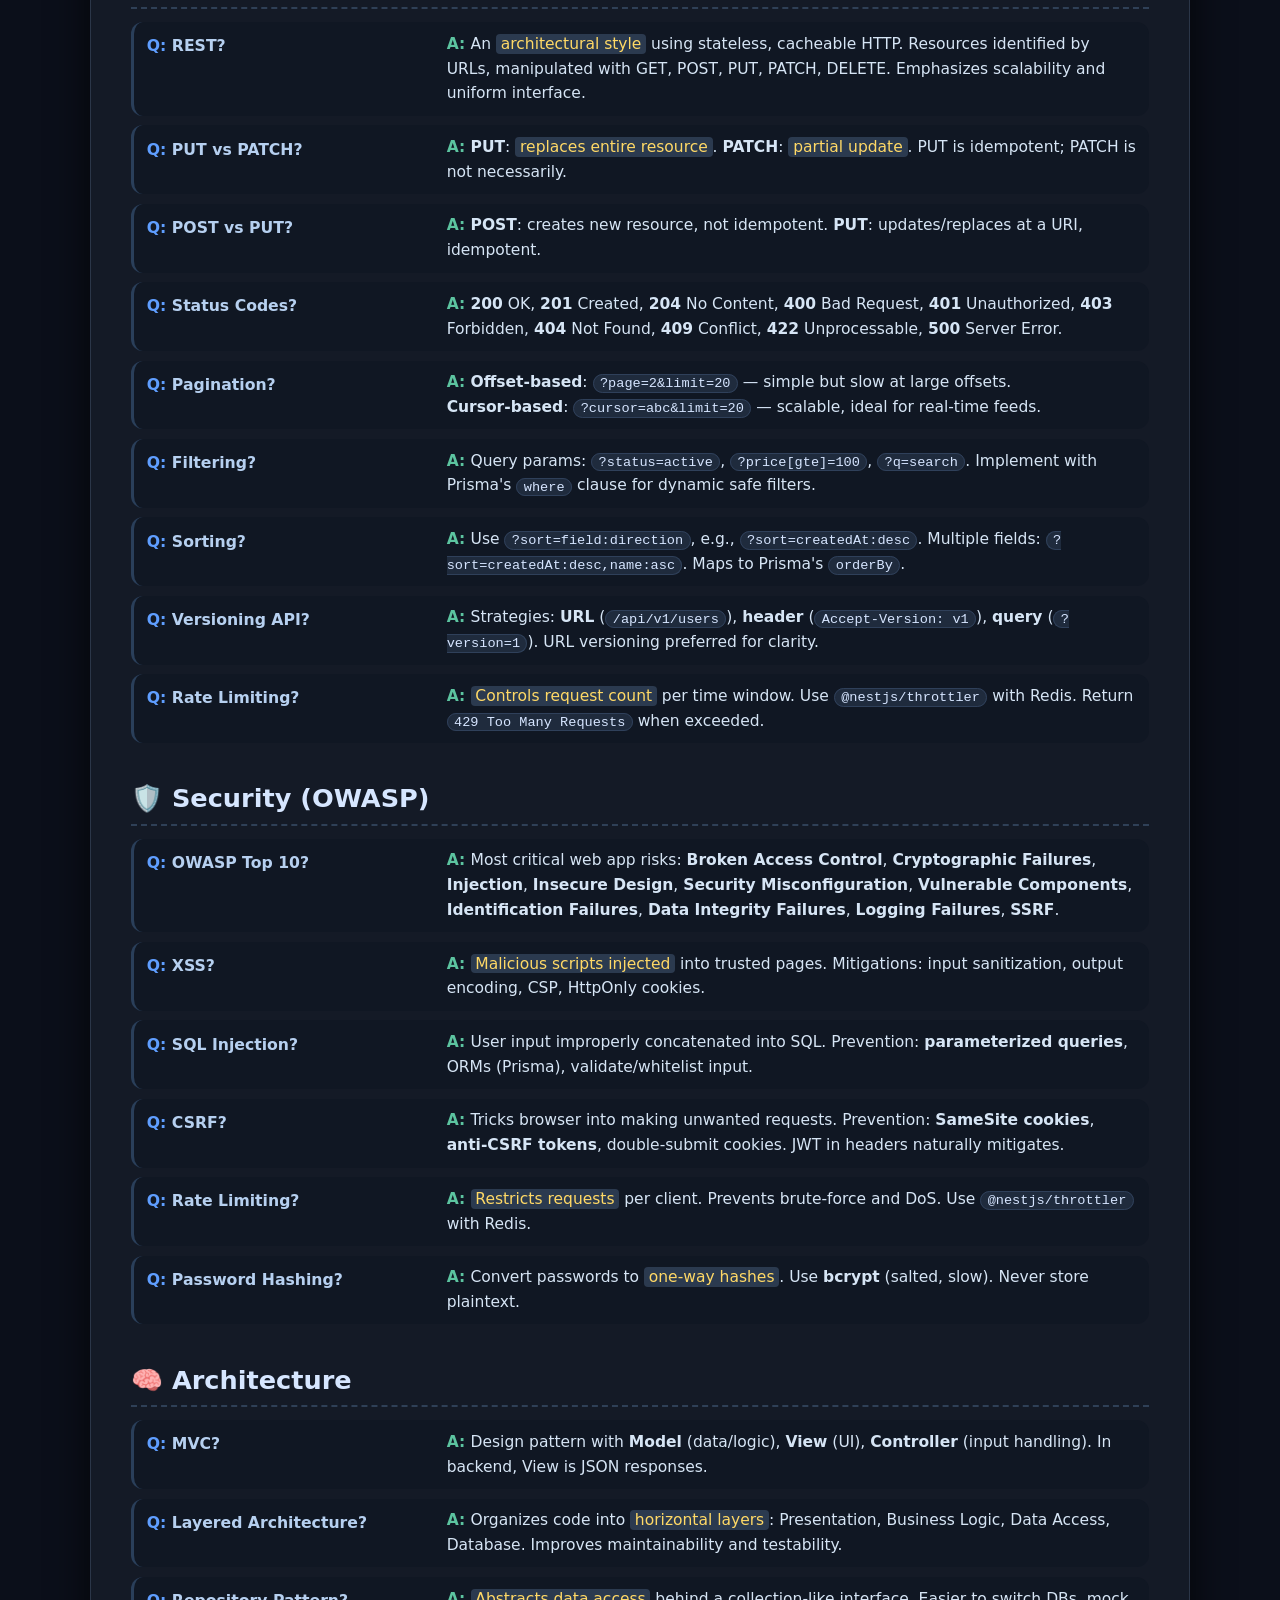
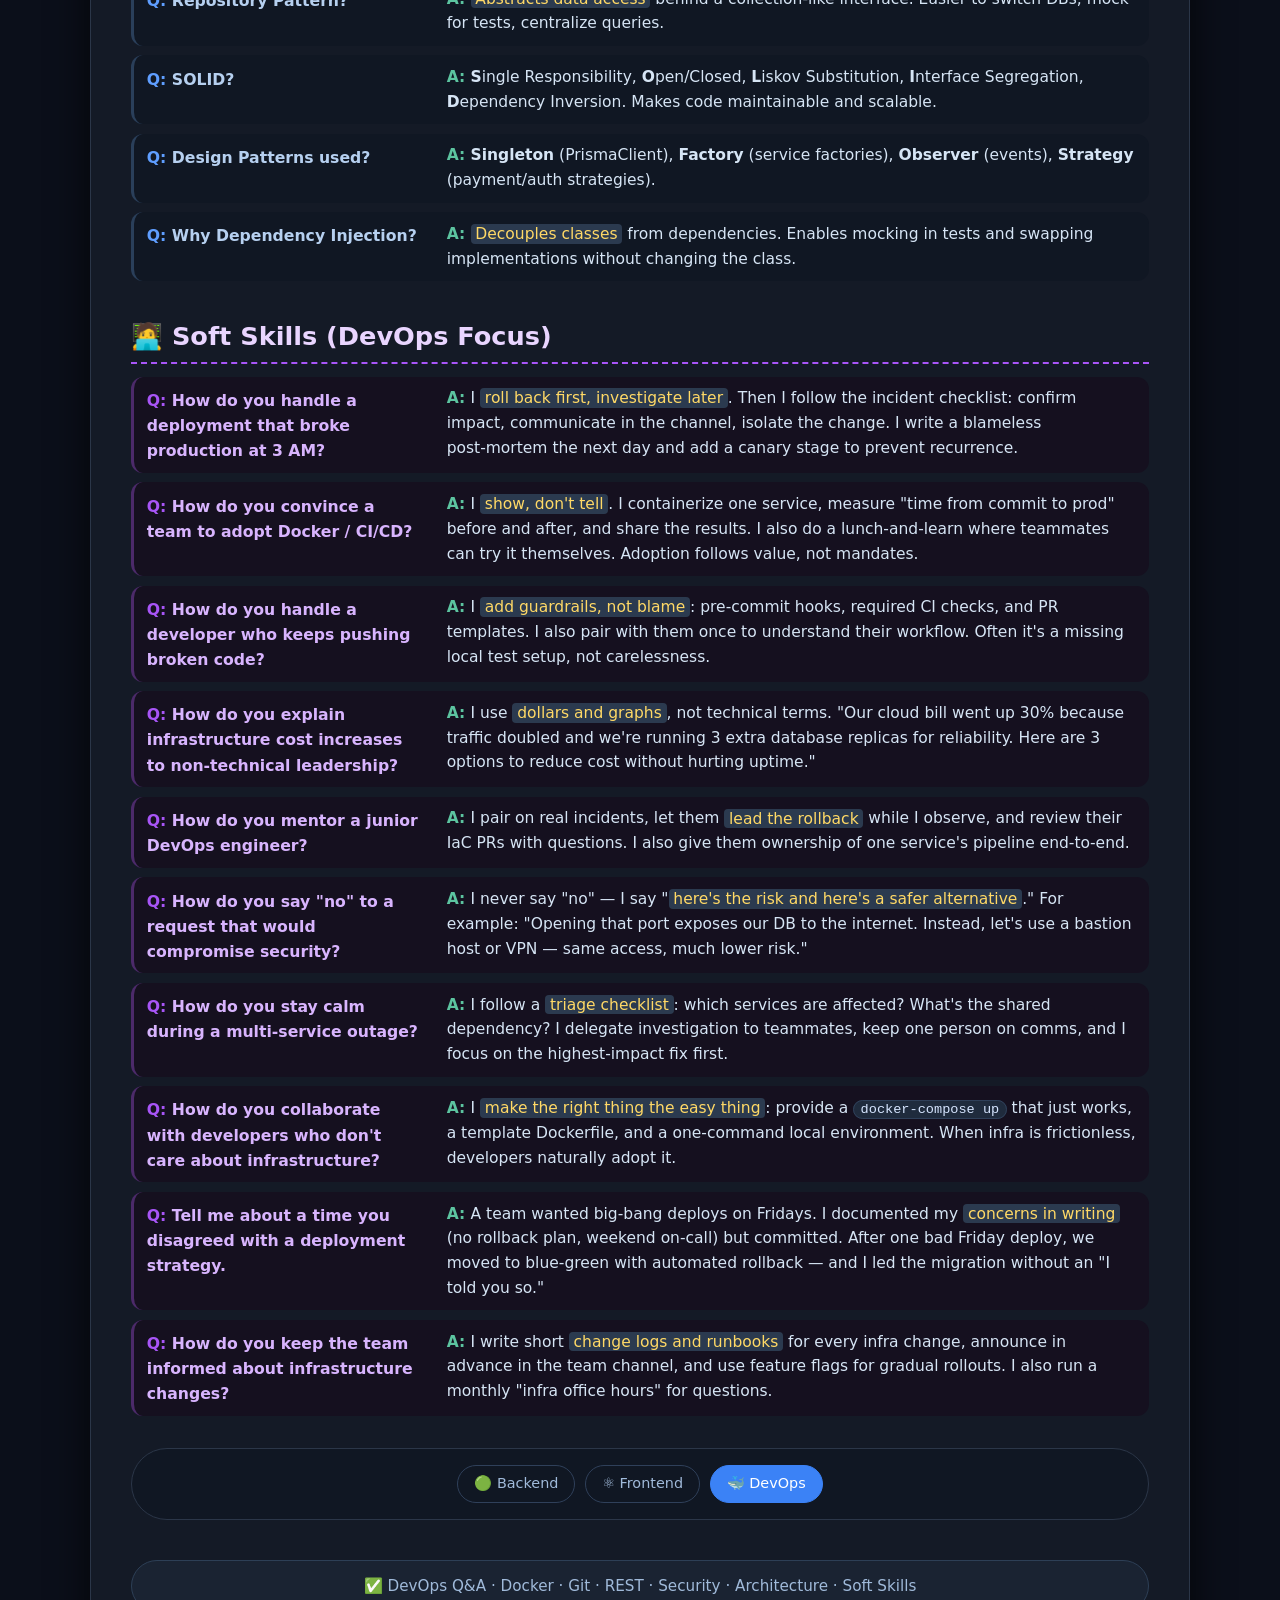
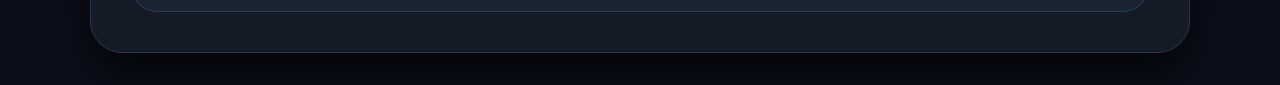
<file: devops-qa.html>
<!DOCTYPE html>
<html lang="en">

<head>
    <meta charset="UTF-8" />
    <meta name="viewport" content="width=device-width, initial-scale=1.0, viewport-fit=cover" />
    <title>DevOps Interview Q&A · Docker · Git · REST · Security · Architecture</title>
    <link rel="stylesheet" href="assets/css/shared.css" />
</head>

<body>
    <nav class="nav-menu">
        <span class="nav-title">📑 Quick Jump</span>
        <a href="#docker">🐳 Docker</a>
        <a href="#git">📦 Git</a>
        <a href="#rest">🌐 REST</a>
        <a href="#security">🛡️ Security</a>
        <a href="#architecture">🧠 Architecture</a>
        <a href="#soft">🧑‍💻 Soft Skills</a>
    </nav>

    <div class="container">
        <h1>🐳 DevOps Interview Q&amp;A <small>Docker · Git · REST · Security · Architecture</small></h1>

        <!-- ========== DOCKER ========== -->
        <h2 id="docker">🐳 Docker</h2>
        <div class="qa-grid">
            <div class="qa-item">
                <span class="q">Docker?</span>
                <span class="a">Docker is a <span class="highlight">containerization platform</span> packaging apps and
                    dependencies into lightweight, portable containers. Solves "works on my machine" and enables easy
                    deployment, scaling, and isolation.</span>
            </div>
            <div class="qa-item">
                <span class="q">Image?</span>
                <span class="a">A Docker image is a <span class="highlight">read‑only template</span> with app code,
                    runtime, libraries, and dependencies. Built from a <code>Dockerfile</code>, stored in registries
                    (Docker Hub). Blueprint for containers.</span>
            </div>
            <div class="qa-item">
                <span class="q">Container?</span>
                <span class="a">A <span class="highlight">runnable instance</span> of an image. Isolated but shares the
                    host kernel — lighter than VMs. Has its own filesystem, network, and process space.</span>
            </div>
            <div class="qa-item">
                <span class="q">Dockerfile?</span>
                <span class="a">A <span class="highlight">text file with build instructions</span>. Common:
                    <code>FROM</code>, <code>WORKDIR</code>, <code>COPY</code>, <code>RUN</code>, <code>EXPOSE</code>,
                    <code>CMD</code>.</span>
            </div>
            <div class="qa-item">
                <span class="q">docker compose?</span>
                <span class="a">Tool for <span class="highlight">multi‑container apps</span>. Uses
                    <code>docker-compose.yml</code> to configure services, networks, volumes. Start all with
                    <code>docker-compose up</code>.</span>
            </div>
            <div class="qa-item">
                <span class="q">Multi‑stage Build?</span>
                <span class="a"><span class="highlight">Reduces final image size</span> using multiple <code>FROM</code>
                    stages. Example: build stage with full toolchain, runtime stage with only production
                    dependencies.</span>
            </div>
            <div class="qa-item">
                <span class="q">Volume?</span>
                <span class="a"><span class="highlight">Persistent storage</span> surviving container restarts. Used for
                    databases, uploads. Managed independently from container lifecycle.</span>
            </div>
            <div class="qa-item">
                <span class="q">Port Mapping?</span>
                <span class="a"><span class="highlight">Maps container port to host port</span> with <code>-p</code>,
                    e.g., <code>-p 3000:3000</code>. Without it, services are only reachable inside the container
                    network.</span>
            </div>
        </div>

        <!-- ========== GIT ========== -->
        <h2 id="git">📦 Git</h2>
        <div class="qa-grid">
            <div class="qa-item">
                <span class="q">Git Flow?</span>
                <span class="a"><span class="highlight">Branching model</span>: <code>main</code> (production),
                    <code>develop</code> (integration), <code>feature</code> (new work), <code>release</code> (prep),
                    <code>hotfix</code> (emergency). Structured but can be heavy for small teams.</span>
            </div>
            <div class="qa-item">
                <span class="q">merge?</span>
                <span class="a">Combines branches with a <span class="highlight">new commit</span> having both as
                    parents. Preserves history, non‑destructive. Merge commits can clutter history.</span>
            </div>
            <div class="qa-item">
                <span class="q">rebase?</span>
                <span class="a"><span class="highlight">Rewrites commit history</span> by moving commits to a new base.
                    Creates linear history. <span class="highlight">Destructive</span> — never rebase shared
                    branches.</span>
            </div>
            <div class="qa-item">
                <span class="q">cherry‑pick?</span>
                <span class="a"><span class="highlight">Applies a specific commit</span> from one branch to another
                    without merging. Useful for hotfixes. Can create duplicate commits.</span>
            </div>
            <div class="qa-item">
                <span class="q">stash?</span>
                <span class="a"><span class="highlight">Saves uncommitted changes</span> temporarily, reverting working
                    dir to last commit. Reapply with <code>git stash pop</code> or <code>apply</code>.</span>
            </div>
            <div class="qa-item">
                <span class="q">conflict?</span>
                <span class="a">Occurs when <span class="highlight">two branches modify the same part</span> of a file.
                    Resolve manually, <code>git add</code>, and complete merge/rebase.</span>
            </div>
        </div>

        <!-- ========== REST ========== -->
        <h2 id="rest">🌐 REST API</h2>
        <div class="qa-grid">
            <div class="qa-item">
                <span class="q">REST?</span>
                <span class="a">An <span class="highlight">architectural style</span> using stateless, cacheable HTTP.
                    Resources identified by URLs, manipulated with GET, POST, PUT, PATCH, DELETE. Emphasizes scalability
                    and uniform interface.</span>
            </div>
            <div class="qa-item">
                <span class="q">PUT vs PATCH?</span>
                <span class="a"><strong>PUT</strong>: <span class="highlight">replaces entire resource</span>.
                    <strong>PATCH</strong>: <span class="highlight">partial update</span>. PUT is idempotent; PATCH is
                    not necessarily.</span>
            </div>
            <div class="qa-item">
                <span class="q">POST vs PUT?</span>
                <span class="a"><strong>POST</strong>: creates new resource, not idempotent. <strong>PUT</strong>:
                    updates/replaces at a URI, idempotent.</span>
            </div>
            <div class="qa-item">
                <span class="q">Status Codes?</span>
                <span class="a"><strong>200</strong> OK, <strong>201</strong> Created, <strong>204</strong> No Content,
                    <strong>400</strong> Bad Request, <strong>401</strong> Unauthorized, <strong>403</strong> Forbidden,
                    <strong>404</strong> Not Found, <strong>409</strong> Conflict, <strong>422</strong> Unprocessable,
                    <strong>500</strong> Server Error.</span>
            </div>
            <div class="qa-item">
                <span class="q">Pagination?</span>
                <span class="a"><strong>Offset‑based</strong>: <code>?page=2&limit=20</code> — simple but slow at large
                    offsets. <strong>Cursor‑based</strong>: <code>?cursor=abc&limit=20</code> — scalable, ideal for
                    real‑time feeds.</span>
            </div>
            <div class="qa-item">
                <span class="q">Filtering?</span>
                <span class="a">Query params: <code>?status=active</code>, <code>?price[gte]=100</code>,
                    <code>?q=search</code>. Implement with Prisma's <code>where</code> clause for dynamic safe
                    filters.</span>
            </div>
            <div class="qa-item">
                <span class="q">Sorting?</span>
                <span class="a">Use <code>?sort=field:direction</code>, e.g., <code>?sort=createdAt:desc</code>.
                    Multiple fields: <code>?sort=createdAt:desc,name:asc</code>. Maps to Prisma's
                    <code>orderBy</code>.</span>
            </div>
            <div class="qa-item">
                <span class="q">Versioning API?</span>
                <span class="a">Strategies: <strong>URL</strong> (<code>/api/v1/users</code>), <strong>header</strong>
                    (<code>Accept-Version: v1</code>), <strong>query</strong> (<code>?version=1</code>). URL versioning
                    preferred for clarity.</span>
            </div>
            <div class="qa-item">
                <span class="q">Rate Limiting?</span>
                <span class="a"><span class="highlight">Controls request count</span> per time window. Use
                    <code>@nestjs/throttler</code> with Redis. Return <code>429 Too Many Requests</code> when
                    exceeded.</span>
            </div>
        </div>

        <!-- ========== SECURITY ========== -->
        <h2 id="security">🛡️ Security (OWASP)</h2>
        <div class="qa-grid">
            <div class="qa-item">
                <span class="q">OWASP Top 10?</span>
                <span class="a">Most critical web app risks: <strong>Broken Access Control</strong>,
                    <strong>Cryptographic Failures</strong>, <strong>Injection</strong>, <strong>Insecure
                        Design</strong>, <strong>Security Misconfiguration</strong>, <strong>Vulnerable
                        Components</strong>, <strong>Identification Failures</strong>, <strong>Data Integrity
                        Failures</strong>, <strong>Logging Failures</strong>, <strong>SSRF</strong>.</span>
            </div>
            <div class="qa-item">
                <span class="q">XSS?</span>
                <span class="a"><span class="highlight">Malicious scripts injected</span> into trusted pages.
                    Mitigations: input sanitization, output encoding, CSP, HttpOnly cookies.</span>
            </div>
            <div class="qa-item">
                <span class="q">SQL Injection?</span>
                <span class="a">User input improperly concatenated into SQL. Prevention: <strong>parameterized
                        queries</strong>, ORMs (Prisma), validate/whitelist input.</span>
            </div>
            <div class="qa-item">
                <span class="q">CSRF?</span>
                <span class="a">Tricks browser into making unwanted requests. Prevention: <strong>SameSite
                        cookies</strong>, <strong>anti‑CSRF tokens</strong>, double‑submit cookies. JWT in headers
                    naturally mitigates.</span>
            </div>
            <div class="qa-item">
                <span class="q">Rate Limiting?</span>
                <span class="a"><span class="highlight">Restricts requests</span> per client. Prevents brute‑force and
                    DoS. Use <code>@nestjs/throttler</code> with Redis.</span>
            </div>
            <div class="qa-item">
                <span class="q">Password Hashing?</span>
                <span class="a">Convert passwords to <span class="highlight">one‑way hashes</span>. Use
                    <strong>bcrypt</strong> (salted, slow). Never store plaintext.</span>
            </div>
        </div>

        <!-- ========== ARCHITECTURE ========== -->
        <h2 id="architecture">🧠 Architecture</h2>
        <div class="qa-grid">
            <div class="qa-item">
                <span class="q">MVC?</span>
                <span class="a">Design pattern with <strong>Model</strong> (data/logic), <strong>View</strong> (UI),
                    <strong>Controller</strong> (input handling). In backend, View is JSON responses.</span>
            </div>
            <div class="qa-item">
                <span class="q">Layered Architecture?</span>
                <span class="a">Organizes code into <span class="highlight">horizontal layers</span>: Presentation,
                    Business Logic, Data Access, Database. Improves maintainability and testability.</span>
            </div>
            <div class="qa-item">
                <span class="q">Repository Pattern?</span>
                <span class="a"><span class="highlight">Abstracts data access</span> behind a collection‑like interface.
                    Easier to switch DBs, mock for tests, centralize queries.</span>
            </div>
            <div class="qa-item">
                <span class="q">SOLID?</span>
                <span class="a"><strong>S</strong>ingle Responsibility, <strong>O</strong>pen/Closed,
                    <strong>L</strong>iskov Substitution, <strong>I</strong>nterface Segregation,
                    <strong>D</strong>ependency Inversion. Makes code maintainable and scalable.</span>
            </div>
            <div class="qa-item">
                <span class="q">Design Patterns used?</span>
                <span class="a"><strong>Singleton</strong> (PrismaClient), <strong>Factory</strong> (service factories),
                    <strong>Observer</strong> (events), <strong>Strategy</strong> (payment/auth strategies).</span>
            </div>
            <div class="qa-item">
                <span class="q">Why Dependency Injection?</span>
                <span class="a"><span class="highlight">Decouples classes</span> from dependencies. Enables mocking in
                    tests and swapping implementations without changing the class.</span>
            </div>
        </div>

        <!-- ========== SOFT SKILLS ========== -->
        <section class="soft-section" id="soft">
            <h2>🧑‍💻 Soft Skills (DevOps Focus)</h2>
            <div class="qa-grid">
                <div class="qa-item">
                    <span class="q">How do you handle a deployment that broke production at 3 AM?</span>
                    <span class="a">I <span class="highlight">roll back first, investigate later</span>. Then I follow
                        the incident checklist: confirm impact, communicate in the channel, isolate the change. I write
                        a blameless post‑mortem the next day and add a canary stage to prevent recurrence.</span>
                </div>
                <div class="qa-item">
                    <span class="q">How do you convince a team to adopt Docker / CI/CD?</span>
                    <span class="a">I <span class="highlight">show, don't tell</span>. I containerize one service,
                        measure "time from commit to prod" before and after, and share the results. I also do a
                        lunch‑and‑learn where teammates can try it themselves. Adoption follows value, not
                        mandates.</span>
                </div>
                <div class="qa-item">
                    <span class="q">How do you handle a developer who keeps pushing broken code?</span>
                    <span class="a">I <span class="highlight">add guardrails, not blame</span>: pre‑commit hooks,
                        required CI checks, and PR templates. I also pair with them once to understand their workflow.
                        Often it's a missing local test setup, not carelessness.</span>
                </div>
                <div class="qa-item">
                    <span class="q">How do you explain infrastructure cost increases to non‑technical leadership?</span>
                    <span class="a">I use <span class="highlight">dollars and graphs</span>, not technical terms. "Our
                        cloud bill went up 30% because traffic doubled and we're running 3 extra database replicas for
                        reliability. Here are 3 options to reduce cost without hurting uptime."</span>
                </div>
                <div class="qa-item">
                    <span class="q">How do you mentor a junior DevOps engineer?</span>
                    <span class="a">I pair on real incidents, let them <span class="highlight">lead the rollback</span>
                        while I observe, and review their IaC PRs with questions. I also give them ownership of one
                        service's pipeline end‑to‑end.</span>
                </div>
                <div class="qa-item">
                    <span class="q">How do you say "no" to a request that would compromise security?</span>
                    <span class="a">I never say "no" — I say "<span class="highlight">here's the risk and here's a safer
                            alternative</span>." For example: "Opening that port exposes our DB to the internet.
                        Instead, let's use a bastion host or VPN — same access, much lower risk."</span>
                </div>
                <div class="qa-item">
                    <span class="q">How do you stay calm during a multi‑service outage?</span>
                    <span class="a">I follow a <span class="highlight">triage checklist</span>: which services are
                        affected? What's the shared dependency? I delegate investigation to teammates, keep one person
                        on comms, and I focus on the highest‑impact fix first.</span>
                </div>
                <div class="qa-item">
                    <span class="q">How do you collaborate with developers who don't care about infrastructure?</span>
                    <span class="a">I <span class="highlight">make the right thing the easy thing</span>: provide a
                        <code>docker-compose up</code> that just works, a template Dockerfile, and a one‑command local
                        environment. When infra is frictionless, developers naturally adopt it.</span>
                </div>
                <div class="qa-item">
                    <span class="q">Tell me about a time you disagreed with a deployment strategy.</span>
                    <span class="a">A team wanted big‑bang deploys on Fridays. I documented my <span
                            class="highlight">concerns in writing</span> (no rollback plan, weekend on‑call) but
                        committed. After one bad Friday deploy, we moved to blue‑green with automated rollback — and I
                        led the migration without an "I told you so."</span>
                </div>
                <div class="qa-item">
                    <span class="q">How do you keep the team informed about infrastructure changes?</span>
                    <span class="a">I write short <span class="highlight">change logs and runbooks</span> for every
                        infra change, announce in advance in the team channel, and use feature flags for gradual
                        rollouts. I also run a monthly "infra office hours" for questions.</span>
                </div>
            </div>
        </section>

        <!-- Pager -->
        <nav class="pager">
            <a href="backend-qa.html">🟢 Backend</a>
            <a href="frontend-qa.html">⚛️ Frontend</a>
            <a href="devops-qa.html" class="active">🐳 DevOps</a>
        </nav>

        <div class="footnote">
            ✅ DevOps Q&amp;A · Docker · Git · REST · Security · Architecture · Soft Skills
        </div>
    </div>

    <button class="back-to-top" id="backToTop" title="Back to top">↑</button>

    <script>
        const backToTopBtn = document.getElementById("backToTop");
        window.addEventListener("scroll", () => {
            backToTopBtn.classList.toggle("visible", window.scrollY > 300);
        });
        backToTopBtn.addEventListener("click", () => window.scrollTo({ top: 0, behavior: "smooth" }));

        document.querySelectorAll(".nav-menu a").forEach((link) => {
            link.addEventListener("click", function (e) {
                const targetId = this.getAttribute("href");
                if (targetId.startsWith("#")) {
                    e.preventDefault();
                    const el = document.querySelector(targetId);
                    if (el) {
                        const navH = document.querySelector(".nav-menu").offsetHeight;
                        const pos = el.getBoundingClientRect().top + window.pageYOffset - navH - 10;
                        window.scrollTo({ top: pos, behavior: "smooth" });
                    }
                }
            });
        });
    </script>
</body>

</html>
</file>
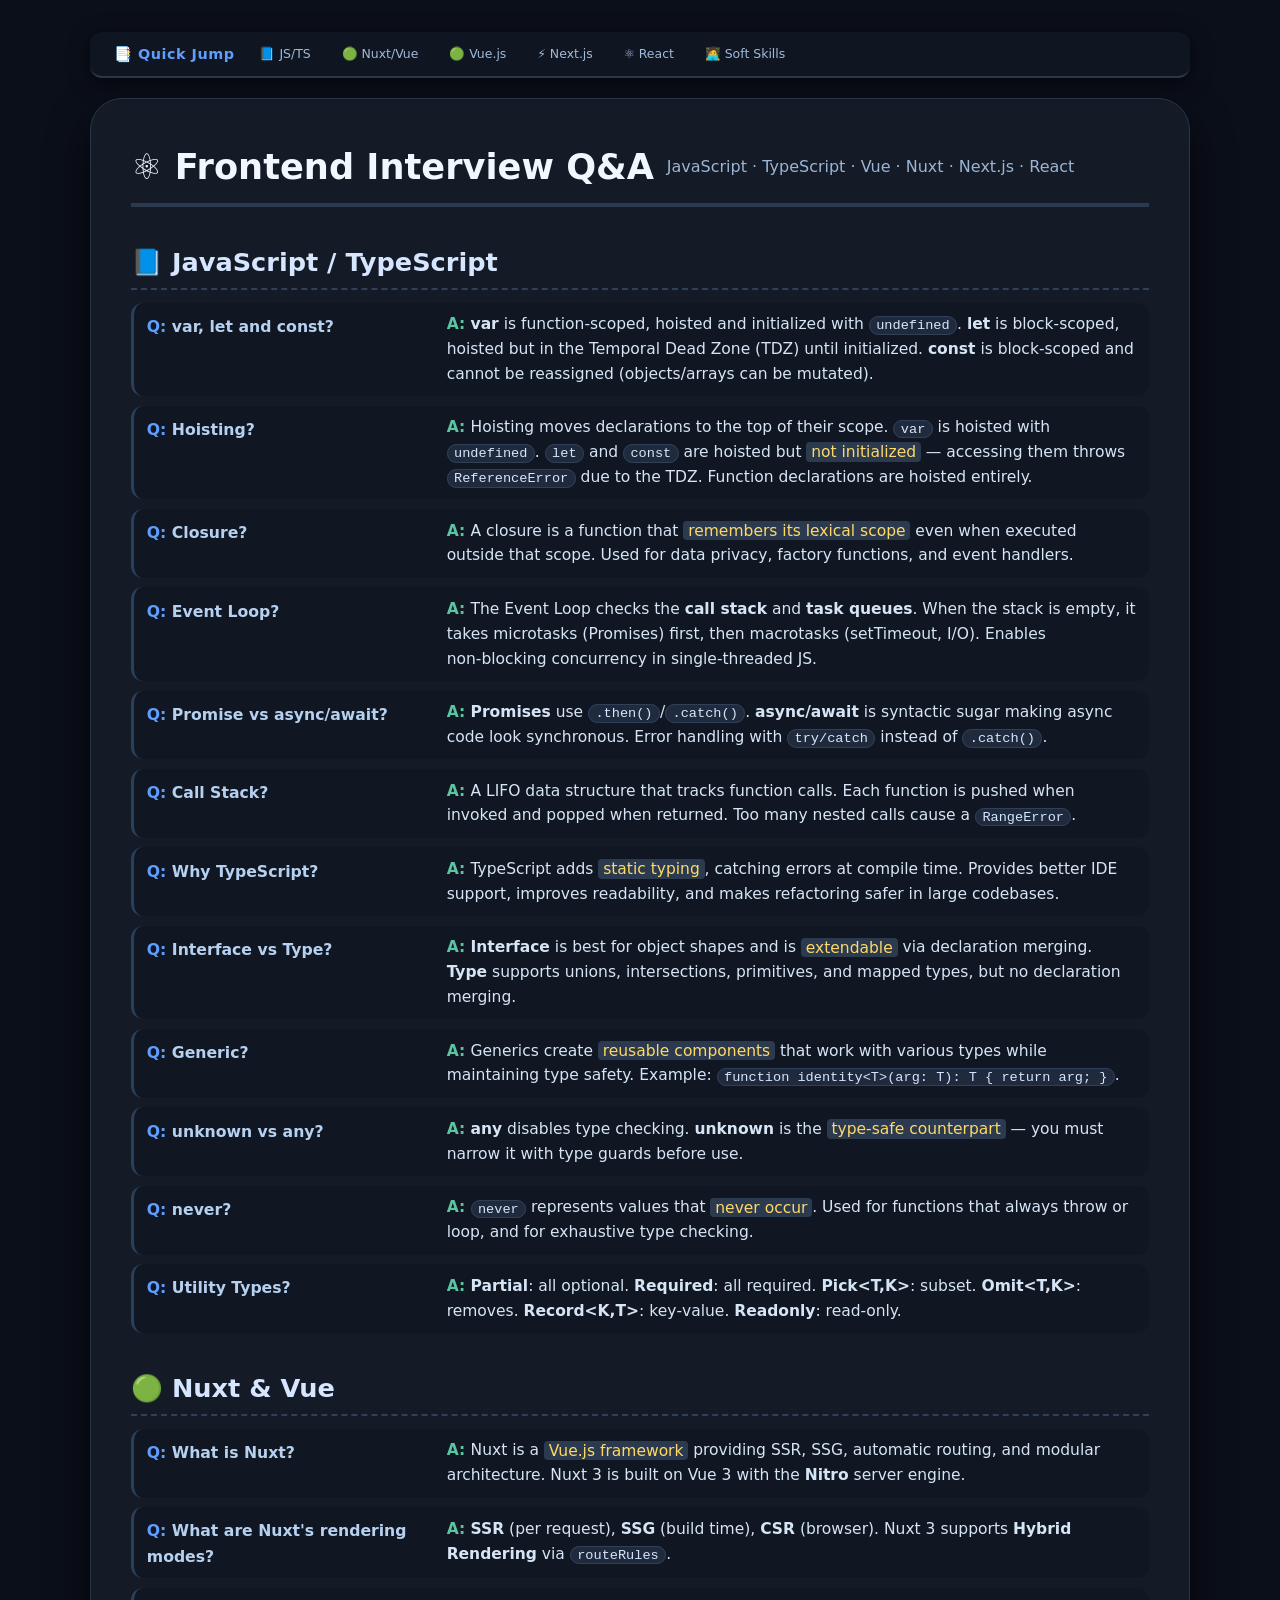
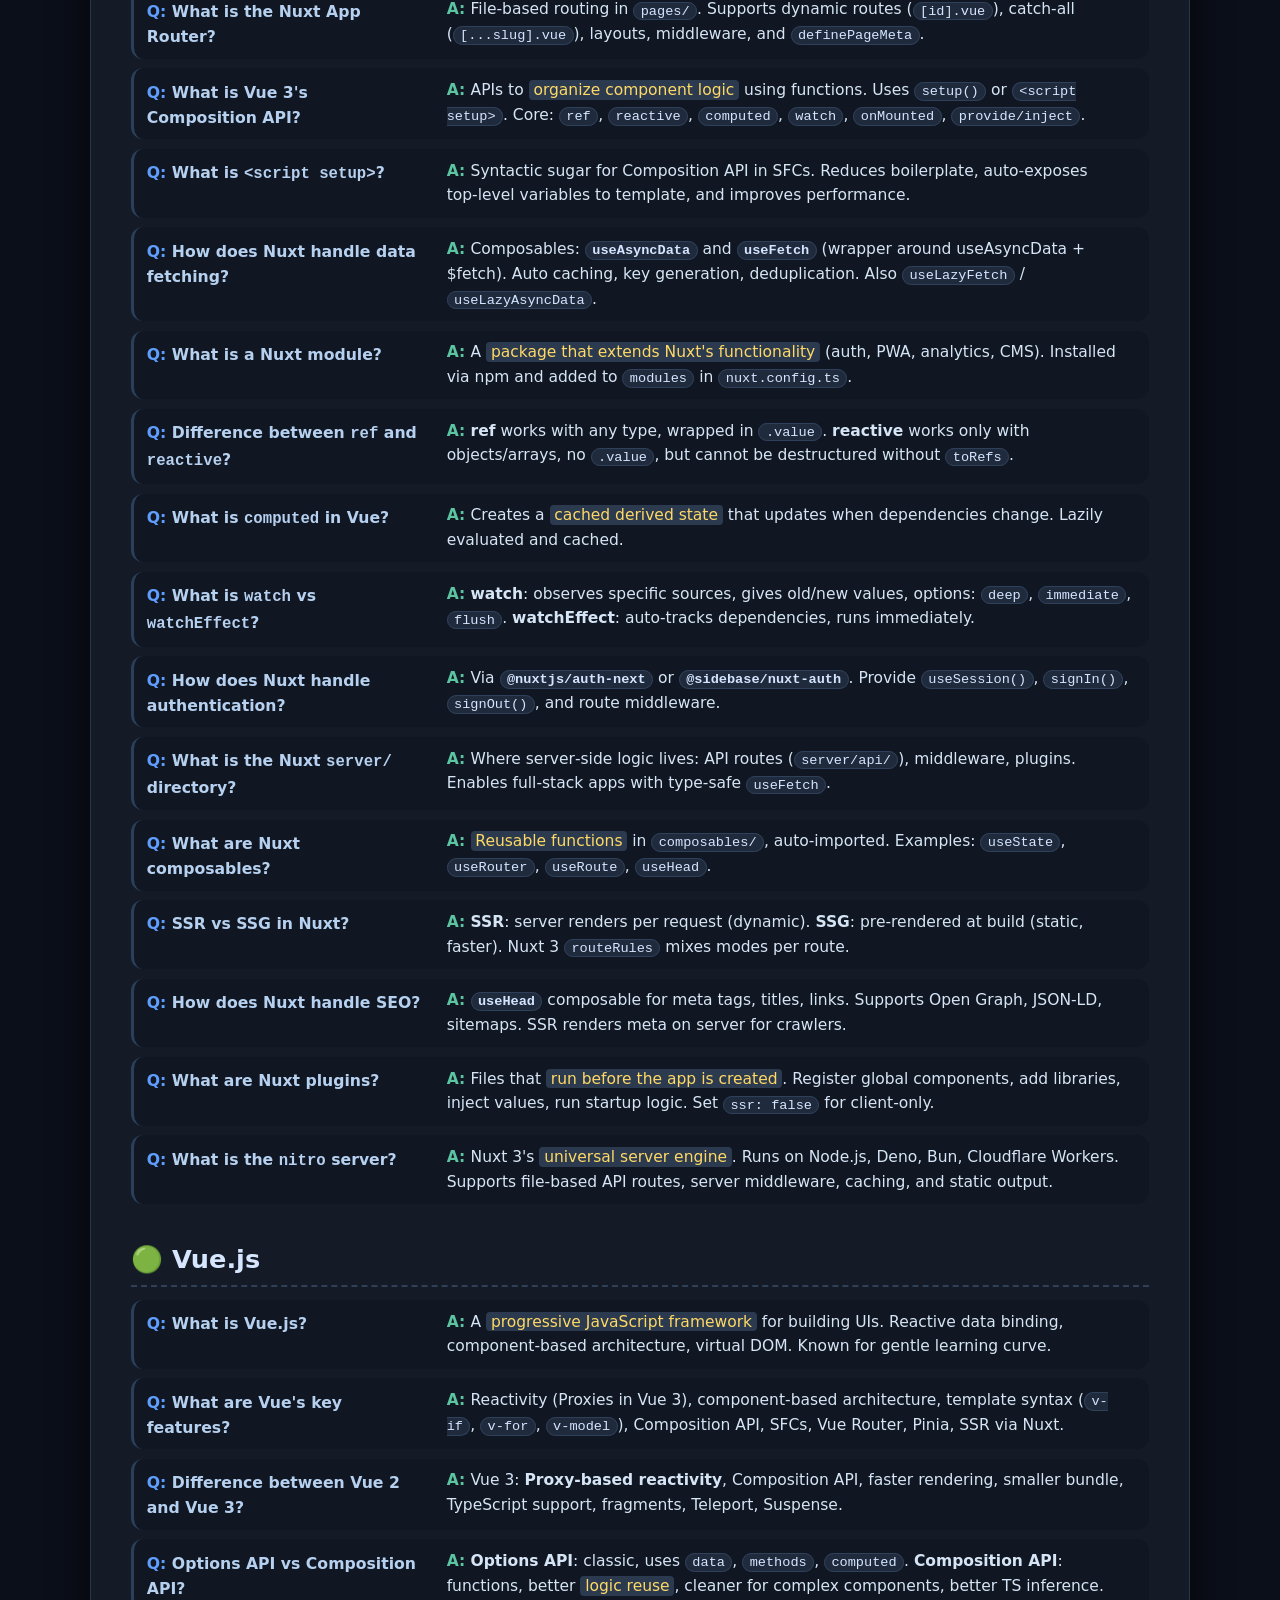
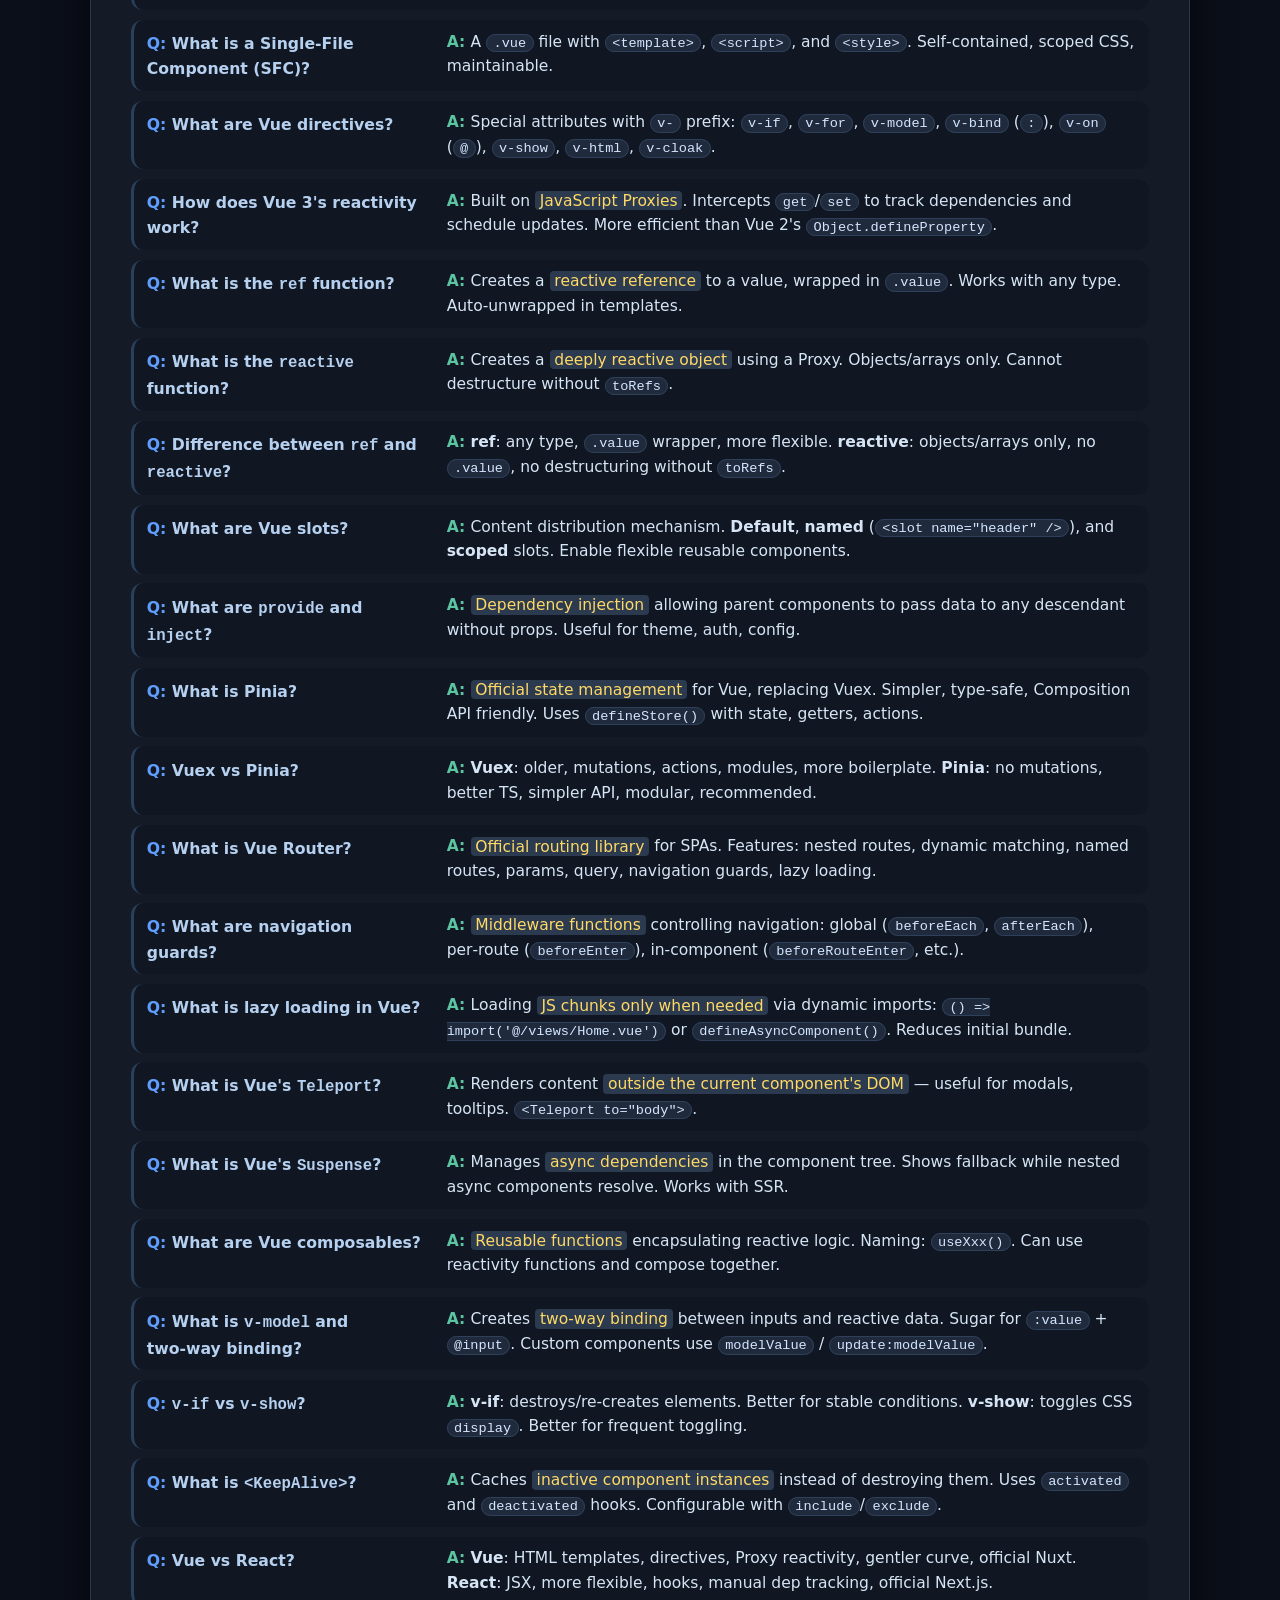
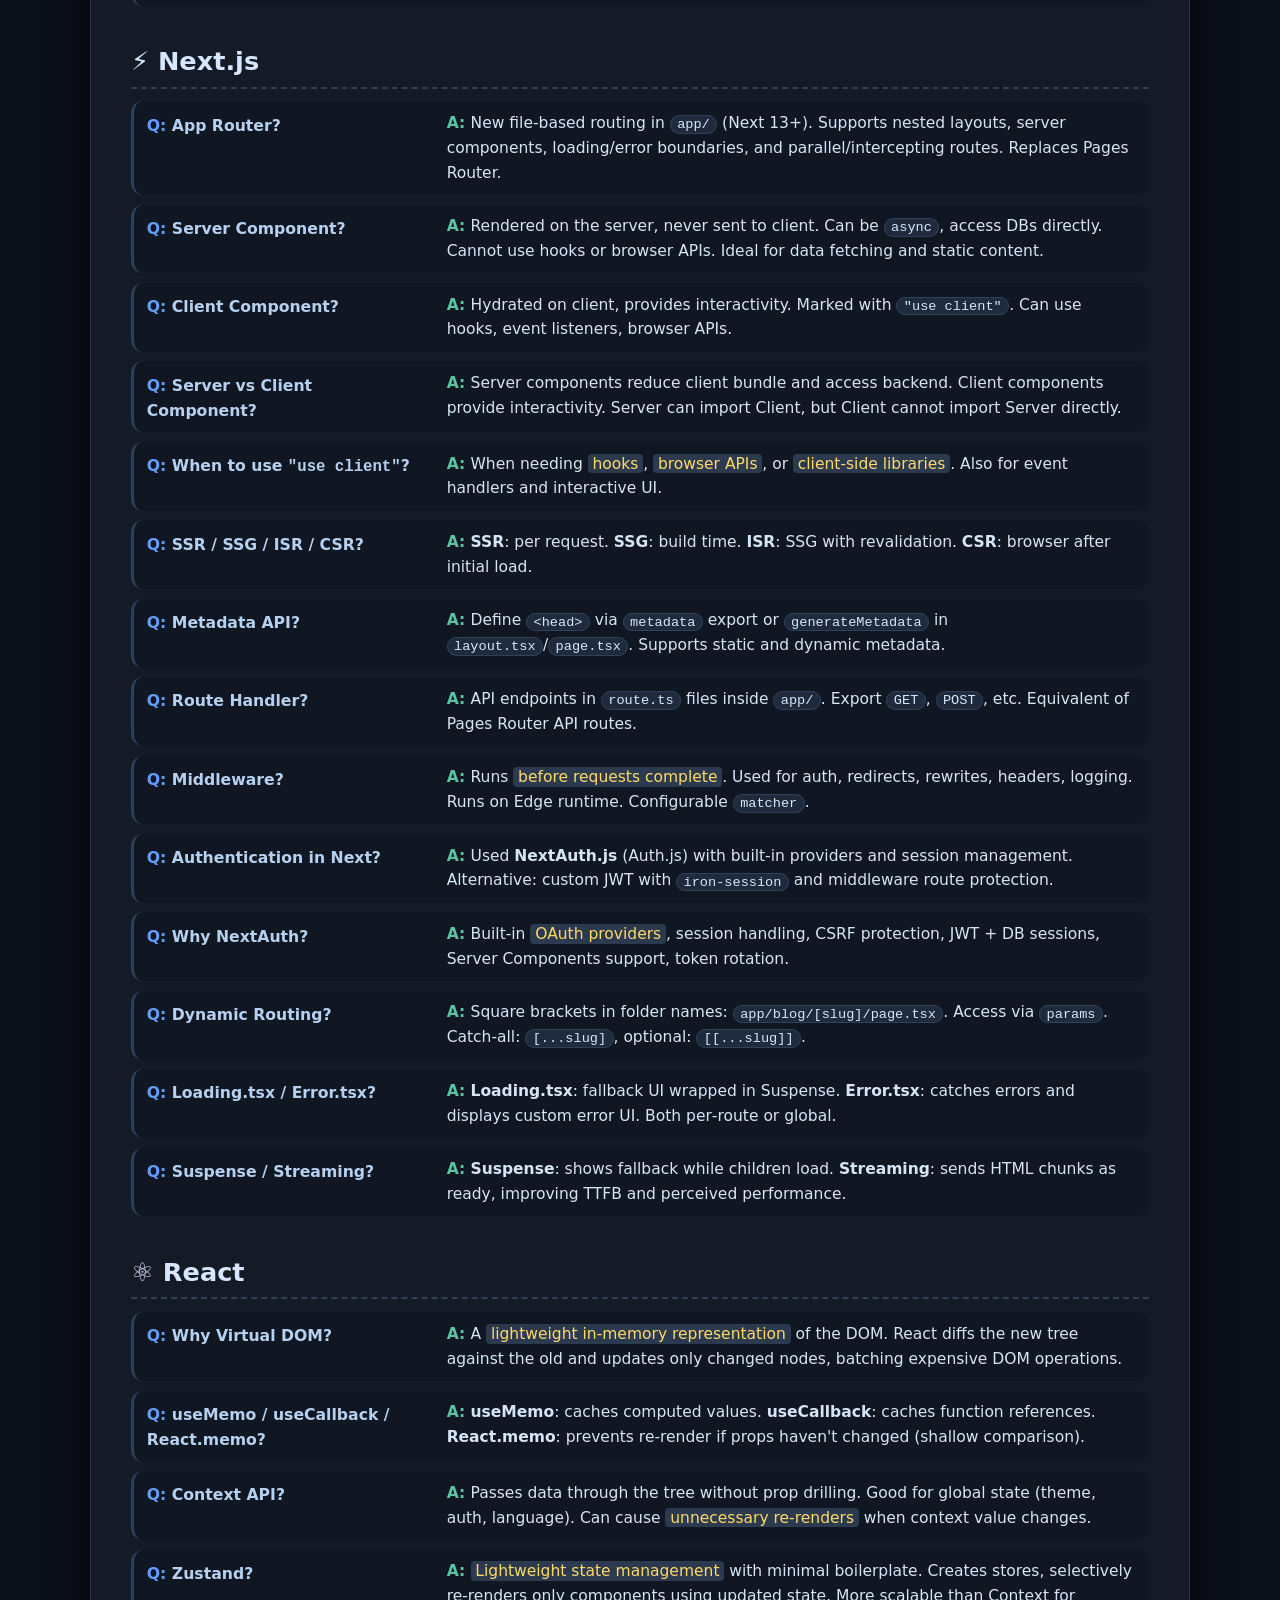
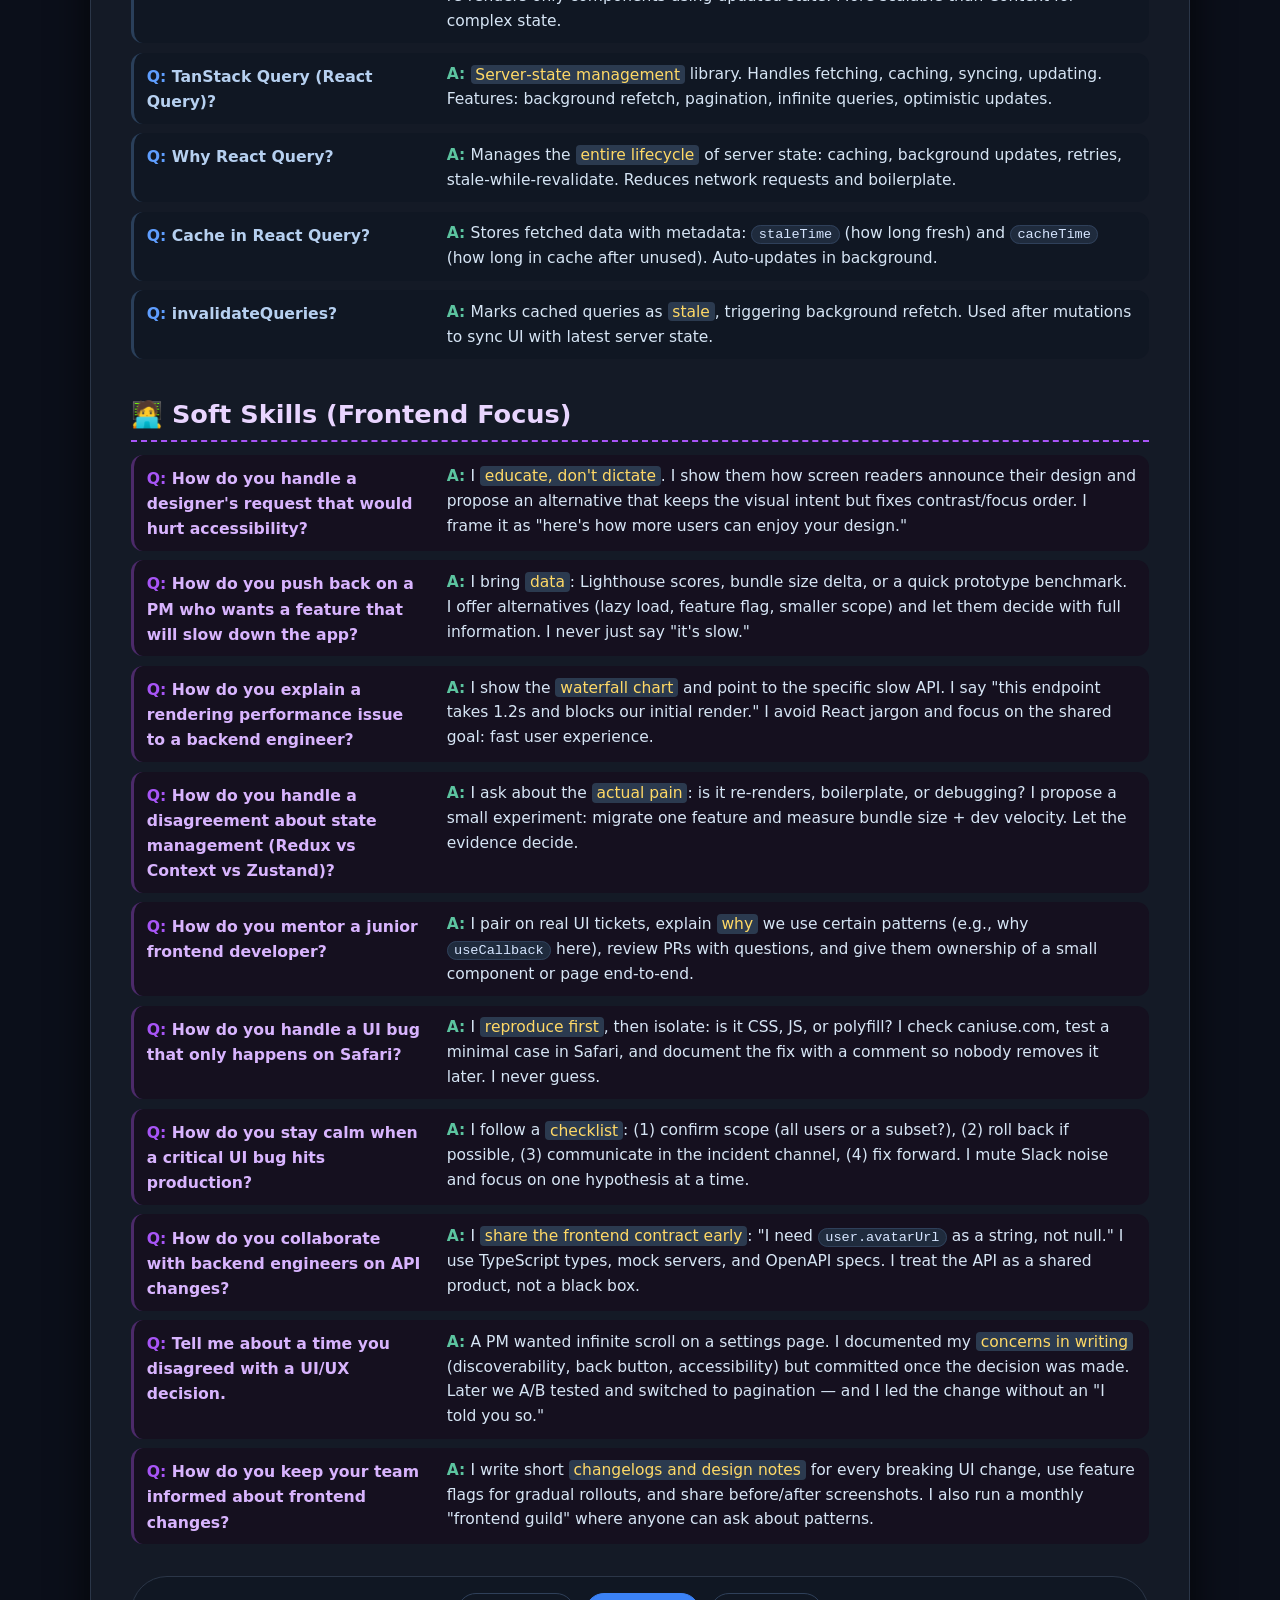
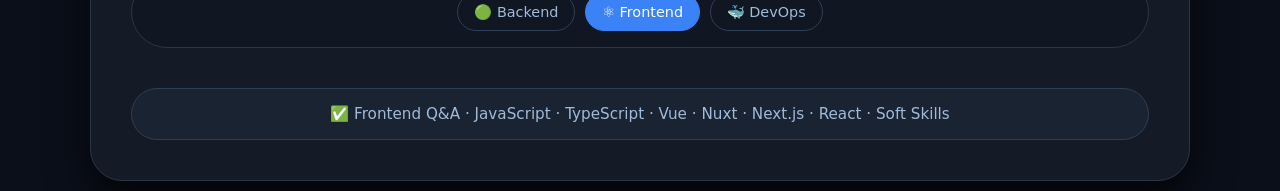
<file: frontend-qa.html>
<!DOCTYPE html>
<html lang="en">

<head>
    <meta charset="UTF-8" />
    <meta name="viewport" content="width=device-width, initial-scale=1.0, viewport-fit=cover" />
    <title>Frontend Interview Q&A · JS/TS · Vue · Nuxt · Next · React</title>
    <link rel="stylesheet" href="assets/css/shared.css" />
</head>

<body>
    <nav class="nav-menu">
        <span class="nav-title">📑 Quick Jump</span>
        <a href="#js-ts">📘 JS/TS</a>
        <a href="#nuxt-vue">🟢 Nuxt/Vue</a>
        <a href="#vue">🟢 Vue.js</a>
        <a href="#nextjs">⚡ Next.js</a>
        <a href="#react">⚛️ React</a>
        <a href="#soft">🧑‍💻 Soft Skills</a>
    </nav>

    <div class="container">
        <h1>⚛️ Frontend Interview Q&amp;A <small>JavaScript · TypeScript · Vue · Nuxt · Next.js · React</small></h1>

        <!-- ========== JS / TS ========== -->
        <h2 id="js-ts">📘 JavaScript / TypeScript</h2>
        <div class="qa-grid">
            <div class="qa-item">
                <span class="q">var, let and const?</span>
                <span class="a"><strong>var</strong> is function‑scoped, hoisted and initialized with
                    <code>undefined</code>. <strong>let</strong> is block‑scoped, hoisted but in the Temporal Dead Zone
                    (TDZ) until initialized. <strong>const</strong> is block‑scoped and cannot be reassigned
                    (objects/arrays can be mutated).</span>
            </div>
            <div class="qa-item">
                <span class="q">Hoisting?</span>
                <span class="a">Hoisting moves declarations to the top of their scope. <code>var</code> is hoisted with
                    <code>undefined</code>. <code>let</code> and <code>const</code> are hoisted but <span
                        class="highlight">not initialized</span> — accessing them throws <code>ReferenceError</code> due
                    to the TDZ. Function declarations are hoisted entirely.</span>
            </div>
            <div class="qa-item">
                <span class="q">Closure?</span>
                <span class="a">A closure is a function that <span class="highlight">remembers its lexical scope</span>
                    even when executed outside that scope. Used for data privacy, factory functions, and event
                    handlers.</span>
            </div>
            <div class="qa-item">
                <span class="q">Event Loop?</span>
                <span class="a">The Event Loop checks the <strong>call stack</strong> and <strong>task queues</strong>.
                    When the stack is empty, it takes microtasks (Promises) first, then macrotasks (setTimeout, I/O).
                    Enables non‑blocking concurrency in single‑threaded JS.</span>
            </div>
            <div class="qa-item">
                <span class="q">Promise vs async/await?</span>
                <span class="a"><strong>Promises</strong> use <code>.then()</code>/<code>.catch()</code>.
                    <strong>async/await</strong> is syntactic sugar making async code look synchronous. Error handling
                    with <code>try/catch</code> instead of <code>.catch()</code>.</span>
            </div>
            <div class="qa-item">
                <span class="q">Call Stack?</span>
                <span class="a">A LIFO data structure that tracks function calls. Each function is pushed when invoked
                    and popped when returned. Too many nested calls cause a <code>RangeError</code>.</span>
            </div>
            <div class="qa-item">
                <span class="q">Why TypeScript?</span>
                <span class="a">TypeScript adds <span class="highlight">static typing</span>, catching errors at compile
                    time. Provides better IDE support, improves readability, and makes refactoring safer in large
                    codebases.</span>
            </div>
            <div class="qa-item">
                <span class="q">Interface vs Type?</span>
                <span class="a"><strong>Interface</strong> is best for object shapes and is <span
                        class="highlight">extendable</span> via declaration merging. <strong>Type</strong> supports
                    unions, intersections, primitives, and mapped types, but no declaration merging.</span>
            </div>
            <div class="qa-item">
                <span class="q">Generic?</span>
                <span class="a">Generics create <span class="highlight">reusable components</span> that work with
                    various types while maintaining type safety. Example:
                    <code>function identity&lt;T&gt;(arg: T): T { return arg; }</code>.</span>
            </div>
            <div class="qa-item">
                <span class="q">unknown vs any?</span>
                <span class="a"><strong>any</strong> disables type checking. <strong>unknown</strong> is the <span
                        class="highlight">type‑safe counterpart</span> — you must narrow it with type guards before
                    use.</span>
            </div>
            <div class="qa-item">
                <span class="q">never?</span>
                <span class="a"><code>never</code> represents values that <span class="highlight">never occur</span>.
                    Used for functions that always throw or loop, and for exhaustive type checking.</span>
            </div>
            <div class="qa-item">
                <span class="q">Utility Types?</span>
                <span class="a"><strong>Partial</strong>: all optional. <strong>Required</strong>: all required.
                    <strong>Pick&lt;T,K&gt;</strong>: subset. <strong>Omit&lt;T,K&gt;</strong>: removes.
                    <strong>Record&lt;K,T&gt;</strong>: key‑value. <strong>Readonly</strong>: read‑only.</span>
            </div>
        </div>

        <!-- ========== NUXT & VUE ========== -->
        <h2 id="nuxt-vue">🟢 Nuxt &amp; Vue</h2>
        <div class="qa-grid">
            <div class="qa-item">
                <span class="q">What is Nuxt?</span>
                <span class="a">Nuxt is a <span class="highlight">Vue.js framework</span> providing SSR, SSG, automatic
                    routing, and modular architecture. Nuxt 3 is built on Vue 3 with the <strong>Nitro</strong> server
                    engine.</span>
            </div>
            <div class="qa-item">
                <span class="q">What are Nuxt's rendering modes?</span>
                <span class="a"><strong>SSR</strong> (per request), <strong>SSG</strong> (build time),
                    <strong>CSR</strong> (browser). Nuxt 3 supports <strong>Hybrid Rendering</strong> via
                    <code>routeRules</code>.</span>
            </div>
            <div class="qa-item">
                <span class="q">What is the Nuxt App Router?</span>
                <span class="a">File‑based routing in <code>pages/</code>. Supports dynamic routes
                    (<code>[id].vue</code>), catch‑all (<code>[...slug].vue</code>), layouts, middleware, and
                    <code>definePageMeta</code>.</span>
            </div>
            <div class="qa-item">
                <span class="q">What is Vue 3's Composition API?</span>
                <span class="a">APIs to <span class="highlight">organize component logic</span> using functions. Uses
                    <code>setup()</code> or <code>&lt;script setup&gt;</code>. Core: <code>ref</code>,
                    <code>reactive</code>, <code>computed</code>, <code>watch</code>, <code>onMounted</code>,
                    <code>provide/inject</code>.</span>
            </div>
            <div class="qa-item">
                <span class="q">What is <code>&lt;script setup&gt;</code>?</span>
                <span class="a">Syntactic sugar for Composition API in SFCs. Reduces boilerplate, auto‑exposes top‑level
                    variables to template, and improves performance.</span>
            </div>
            <div class="qa-item">
                <span class="q">How does Nuxt handle data fetching?</span>
                <span class="a">Composables: <strong><code>useAsyncData</code></strong> and
                    <strong><code>useFetch</code></strong> (wrapper around useAsyncData + $fetch). Auto caching, key
                    generation, deduplication. Also <code>useLazyFetch</code> / <code>useLazyAsyncData</code>.</span>
            </div>
            <div class="qa-item">
                <span class="q">What is a Nuxt module?</span>
                <span class="a">A <span class="highlight">package that extends Nuxt's functionality</span> (auth, PWA,
                    analytics, CMS). Installed via npm and added to <code>modules</code> in
                    <code>nuxt.config.ts</code>.</span>
            </div>
            <div class="qa-item">
                <span class="q">Difference between <code>ref</code> and <code>reactive</code>?</span>
                <span class="a"><strong>ref</strong> works with any type, wrapped in <code>.value</code>.
                    <strong>reactive</strong> works only with objects/arrays, no <code>.value</code>, but cannot be
                    destructured without <code>toRefs</code>.</span>
            </div>
            <div class="qa-item">
                <span class="q">What is <code>computed</code> in Vue?</span>
                <span class="a">Creates a <span class="highlight">cached derived state</span> that updates when
                    dependencies change. Lazily evaluated and cached.</span>
            </div>
            <div class="qa-item">
                <span class="q">What is <code>watch</code> vs <code>watchEffect</code>?</span>
                <span class="a"><strong>watch</strong>: observes specific sources, gives old/new values, options:
                    <code>deep</code>, <code>immediate</code>, <code>flush</code>. <strong>watchEffect</strong>:
                    auto‑tracks dependencies, runs immediately.</span>
            </div>
            <div class="qa-item">
                <span class="q">How does Nuxt handle authentication?</span>
                <span class="a">Via <strong><code>@nuxtjs/auth-next</code></strong> or
                    <strong><code>@sidebase/nuxt-auth</code></strong>. Provide <code>useSession()</code>,
                    <code>signIn()</code>, <code>signOut()</code>, and route middleware.</span>
            </div>
            <div class="qa-item">
                <span class="q">What is the Nuxt <code>server/</code> directory?</span>
                <span class="a">Where server‑side logic lives: API routes (<code>server/api/</code>), middleware,
                    plugins. Enables full‑stack apps with type‑safe <code>useFetch</code>.</span>
            </div>
            <div class="qa-item">
                <span class="q">What are Nuxt composables?</span>
                <span class="a"><span class="highlight">Reusable functions</span> in <code>composables/</code>,
                    auto‑imported. Examples: <code>useState</code>, <code>useRouter</code>, <code>useRoute</code>,
                    <code>useHead</code>.</span>
            </div>
            <div class="qa-item">
                <span class="q">SSR vs SSG in Nuxt?</span>
                <span class="a"><strong>SSR</strong>: server renders per request (dynamic). <strong>SSG</strong>:
                    pre‑rendered at build (static, faster). Nuxt 3 <code>routeRules</code> mixes modes per route.</span>
            </div>
            <div class="qa-item">
                <span class="q">How does Nuxt handle SEO?</span>
                <span class="a"><strong><code>useHead</code></strong> composable for meta tags, titles, links. Supports
                    Open Graph, JSON‑LD, sitemaps. SSR renders meta on server for crawlers.</span>
            </div>
            <div class="qa-item">
                <span class="q">What are Nuxt plugins?</span>
                <span class="a">Files that <span class="highlight">run before the app is created</span>. Register global
                    components, add libraries, inject values, run startup logic. Set <code>ssr: false</code> for
                    client‑only.</span>
            </div>
            <div class="qa-item">
                <span class="q">What is the <code>nitro</code> server?</span>
                <span class="a">Nuxt 3's <span class="highlight">universal server engine</span>. Runs on Node.js, Deno,
                    Bun, Cloudflare Workers. Supports file‑based API routes, server middleware, caching, and static
                    output.</span>
            </div>
        </div>

        <!-- ========== VUE.JS ========== -->
        <h2 id="vue">🟢 Vue.js</h2>
        <div class="qa-grid">
            <div class="qa-item">
                <span class="q">What is Vue.js?</span>
                <span class="a">A <span class="highlight">progressive JavaScript framework</span> for building UIs.
                    Reactive data binding, component‑based architecture, virtual DOM. Known for gentle learning
                    curve.</span>
            </div>
            <div class="qa-item">
                <span class="q">What are Vue's key features?</span>
                <span class="a">Reactivity (Proxies in Vue 3), component‑based architecture, template syntax
                    (<code>v-if</code>, <code>v-for</code>, <code>v-model</code>), Composition API, SFCs, Vue Router,
                    Pinia, SSR via Nuxt.</span>
            </div>
            <div class="qa-item">
                <span class="q">Difference between Vue 2 and Vue 3?</span>
                <span class="a">Vue 3: <strong>Proxy‑based reactivity</strong>, Composition API, faster rendering,
                    smaller bundle, TypeScript support, fragments, Teleport, Suspense.</span>
            </div>
            <div class="qa-item">
                <span class="q">Options API vs Composition API?</span>
                <span class="a"><strong>Options API</strong>: classic, uses <code>data</code>, <code>methods</code>,
                    <code>computed</code>. <strong>Composition API</strong>: functions, better <span
                        class="highlight">logic reuse</span>, cleaner for complex components, better TS
                    inference.</span>
            </div>
            <div class="qa-item">
                <span class="q">What is a Single‑File Component (SFC)?</span>
                <span class="a">A <code>.vue</code> file with <code>&lt;template&gt;</code>,
                    <code>&lt;script&gt;</code>, and <code>&lt;style&gt;</code>. Self‑contained, scoped CSS,
                    maintainable.</span>
            </div>
            <div class="qa-item">
                <span class="q">What are Vue directives?</span>
                <span class="a">Special attributes with <code>v-</code> prefix: <code>v-if</code>, <code>v-for</code>,
                    <code>v-model</code>, <code>v-bind</code> (<code>:</code>), <code>v-on</code> (<code>@</code>),
                    <code>v-show</code>, <code>v-html</code>, <code>v-cloak</code>.</span>
            </div>
            <div class="qa-item">
                <span class="q">How does Vue 3's reactivity work?</span>
                <span class="a">Built on <span class="highlight">JavaScript Proxies</span>. Intercepts
                    <code>get</code>/<code>set</code> to track dependencies and schedule updates. More efficient than
                    Vue 2's <code>Object.defineProperty</code>.</span>
            </div>
            <div class="qa-item">
                <span class="q">What is the <code>ref</code> function?</span>
                <span class="a">Creates a <span class="highlight">reactive reference</span> to a value, wrapped in
                    <code>.value</code>. Works with any type. Auto‑unwrapped in templates.</span>
            </div>
            <div class="qa-item">
                <span class="q">What is the <code>reactive</code> function?</span>
                <span class="a">Creates a <span class="highlight">deeply reactive object</span> using a Proxy.
                    Objects/arrays only. Cannot destructure without <code>toRefs</code>.</span>
            </div>
            <div class="qa-item">
                <span class="q">Difference between <code>ref</code> and <code>reactive</code>?</span>
                <span class="a"><strong>ref</strong>: any type, <code>.value</code> wrapper, more flexible.
                    <strong>reactive</strong>: objects/arrays only, no <code>.value</code>, no destructuring without
                    <code>toRefs</code>.</span>
            </div>
            <div class="qa-item">
                <span class="q">What are Vue slots?</span>
                <span class="a">Content distribution mechanism. <strong>Default</strong>, <strong>named</strong>
                    (<code>&lt;slot name="header" /&gt;</code>), and <strong>scoped</strong> slots. Enable flexible
                    reusable components.</span>
            </div>
            <div class="qa-item">
                <span class="q">What are <code>provide</code> and <code>inject</code>?</span>
                <span class="a"><span class="highlight">Dependency injection</span> allowing parent components to pass
                    data to any descendant without props. Useful for theme, auth, config.</span>
            </div>
            <div class="qa-item">
                <span class="q">What is Pinia?</span>
                <span class="a"><span class="highlight">Official state management</span> for Vue, replacing Vuex.
                    Simpler, type‑safe, Composition API friendly. Uses <code>defineStore()</code> with state, getters,
                    actions.</span>
            </div>
            <div class="qa-item">
                <span class="q">Vuex vs Pinia?</span>
                <span class="a"><strong>Vuex</strong>: older, mutations, actions, modules, more boilerplate.
                    <strong>Pinia</strong>: no mutations, better TS, simpler API, modular, recommended.</span>
            </div>
            <div class="qa-item">
                <span class="q">What is Vue Router?</span>
                <span class="a"><span class="highlight">Official routing library</span> for SPAs. Features: nested
                    routes, dynamic matching, named routes, params, query, navigation guards, lazy loading.</span>
            </div>
            <div class="qa-item">
                <span class="q">What are navigation guards?</span>
                <span class="a"><span class="highlight">Middleware functions</span> controlling navigation: global
                    (<code>beforeEach</code>, <code>afterEach</code>), per‑route (<code>beforeEnter</code>),
                    in‑component (<code>beforeRouteEnter</code>, etc.).</span>
            </div>
            <div class="qa-item">
                <span class="q">What is lazy loading in Vue?</span>
                <span class="a">Loading <span class="highlight">JS chunks only when needed</span> via dynamic imports:
                    <code>() =&gt; import('@/views/Home.vue')</code> or <code>defineAsyncComponent()</code>. Reduces
                    initial bundle.</span>
            </div>
            <div class="qa-item">
                <span class="q">What is Vue's <code>Teleport</code>?</span>
                <span class="a">Renders content <span class="highlight">outside the current component's DOM</span> —
                    useful for modals, tooltips. <code>&lt;Teleport to="body"&gt;</code>.</span>
            </div>
            <div class="qa-item">
                <span class="q">What is Vue's <code>Suspense</code>?</span>
                <span class="a">Manages <span class="highlight">async dependencies</span> in the component tree. Shows
                    fallback while nested async components resolve. Works with SSR.</span>
            </div>
            <div class="qa-item">
                <span class="q">What are Vue composables?</span>
                <span class="a"><span class="highlight">Reusable functions</span> encapsulating reactive logic. Naming:
                    <code>useXxx()</code>. Can use reactivity functions and compose together.</span>
            </div>
            <div class="qa-item">
                <span class="q">What is <code>v-model</code> and two‑way binding?</span>
                <span class="a">Creates <span class="highlight">two‑way binding</span> between inputs and reactive data.
                    Sugar for <code>:value</code> + <code>@input</code>. Custom components use <code>modelValue</code> /
                    <code>update:modelValue</code>.</span>
            </div>
            <div class="qa-item">
                <span class="q"><code>v-if</code> vs <code>v-show</code>?</span>
                <span class="a"><strong>v-if</strong>: destroys/re‑creates elements. Better for stable conditions.
                    <strong>v-show</strong>: toggles CSS <code>display</code>. Better for frequent toggling.</span>
            </div>
            <div class="qa-item">
                <span class="q">What is <code>&lt;KeepAlive&gt;</code>?</span>
                <span class="a">Caches <span class="highlight">inactive component instances</span> instead of destroying
                    them. Uses <code>activated</code> and <code>deactivated</code> hooks. Configurable with
                    <code>include</code>/<code>exclude</code>.</span>
            </div>
            <div class="qa-item">
                <span class="q">Vue vs React?</span>
                <span class="a"><strong>Vue</strong>: HTML templates, directives, Proxy reactivity, gentler curve,
                    official Nuxt. <strong>React</strong>: JSX, more flexible, hooks, manual dep tracking, official
                    Next.js.</span>
            </div>
        </div>

        <!-- ========== NEXT.JS ========== -->
        <h2 id="nextjs">⚡ Next.js</h2>
        <div class="qa-grid">
            <div class="qa-item">
                <span class="q">App Router?</span>
                <span class="a">New file‑based routing in <code>app/</code> (Next 13+). Supports nested layouts, server
                    components, loading/error boundaries, and parallel/intercepting routes. Replaces Pages
                    Router.</span>
            </div>
            <div class="qa-item">
                <span class="q">Server Component?</span>
                <span class="a">Rendered on the server, never sent to client. Can be <code>async</code>, access DBs
                    directly. Cannot use hooks or browser APIs. Ideal for data fetching and static content.</span>
            </div>
            <div class="qa-item">
                <span class="q">Client Component?</span>
                <span class="a">Hydrated on client, provides interactivity. Marked with <code>"use client"</code>. Can
                    use hooks, event listeners, browser APIs.</span>
            </div>
            <div class="qa-item">
                <span class="q">Server vs Client Component?</span>
                <span class="a">Server components reduce client bundle and access backend. Client components provide
                    interactivity. Server can import Client, but Client cannot import Server directly.</span>
            </div>
            <div class="qa-item">
                <span class="q">When to use <code>"use client"</code>?</span>
                <span class="a">When needing <span class="highlight">hooks</span>, <span class="highlight">browser
                        APIs</span>, or <span class="highlight">client‑side libraries</span>. Also for event handlers
                    and interactive UI.</span>
            </div>
            <div class="qa-item">
                <span class="q">SSR / SSG / ISR / CSR?</span>
                <span class="a"><strong>SSR</strong>: per request. <strong>SSG</strong>: build time.
                    <strong>ISR</strong>: SSG with revalidation. <strong>CSR</strong>: browser after initial
                    load.</span>
            </div>
            <div class="qa-item">
                <span class="q">Metadata API?</span>
                <span class="a">Define <code>&lt;head&gt;</code> via <code>metadata</code> export or
                    <code>generateMetadata</code> in <code>layout.tsx</code>/<code>page.tsx</code>. Supports static and
                    dynamic metadata.</span>
            </div>
            <div class="qa-item">
                <span class="q">Route Handler?</span>
                <span class="a">API endpoints in <code>route.ts</code> files inside <code>app/</code>. Export
                    <code>GET</code>, <code>POST</code>, etc. Equivalent of Pages Router API routes.</span>
            </div>
            <div class="qa-item">
                <span class="q">Middleware?</span>
                <span class="a">Runs <span class="highlight">before requests complete</span>. Used for auth, redirects,
                    rewrites, headers, logging. Runs on Edge runtime. Configurable <code>matcher</code>.</span>
            </div>
            <div class="qa-item">
                <span class="q">Authentication in Next?</span>
                <span class="a">Used <strong>NextAuth.js</strong> (Auth.js) with built‑in providers and session
                    management. Alternative: custom JWT with <code>iron-session</code> and middleware route
                    protection.</span>
            </div>
            <div class="qa-item">
                <span class="q">Why NextAuth?</span>
                <span class="a">Built‑in <span class="highlight">OAuth providers</span>, session handling, CSRF
                    protection, JWT + DB sessions, Server Components support, token rotation.</span>
            </div>
            <div class="qa-item">
                <span class="q">Dynamic Routing?</span>
                <span class="a">Square brackets in folder names: <code>app/blog/[slug]/page.tsx</code>. Access via
                    <code>params</code>. Catch‑all: <code>[...slug]</code>, optional: <code>[[...slug]]</code>.</span>
            </div>
            <div class="qa-item">
                <span class="q">Loading.tsx / Error.tsx?</span>
                <span class="a"><strong>Loading.tsx</strong>: fallback UI wrapped in Suspense.
                    <strong>Error.tsx</strong>: catches errors and displays custom error UI. Both per‑route or
                    global.</span>
            </div>
            <div class="qa-item">
                <span class="q">Suspense / Streaming?</span>
                <span class="a"><strong>Suspense</strong>: shows fallback while children load.
                    <strong>Streaming</strong>: sends HTML chunks as ready, improving TTFB and perceived
                    performance.</span>
            </div>
        </div>

        <!-- ========== REACT ========== -->
        <h2 id="react">⚛️ React</h2>
        <div class="qa-grid">
            <div class="qa-item">
                <span class="q">Why Virtual DOM?</span>
                <span class="a">A <span class="highlight">lightweight in‑memory representation</span> of the DOM. React
                    diffs the new tree against the old and updates only changed nodes, batching expensive DOM
                    operations.</span>
            </div>
            <div class="qa-item">
                <span class="q">useMemo / useCallback / React.memo?</span>
                <span class="a"><strong>useMemo</strong>: caches computed values. <strong>useCallback</strong>: caches
                    function references. <strong>React.memo</strong>: prevents re‑render if props haven't changed
                    (shallow comparison).</span>
            </div>
            <div class="qa-item">
                <span class="q">Context API?</span>
                <span class="a">Passes data through the tree without prop drilling. Good for global state (theme, auth,
                    language). Can cause <span class="highlight">unnecessary re‑renders</span> when context value
                    changes.</span>
            </div>
            <div class="qa-item">
                <span class="q">Zustand?</span>
                <span class="a"><span class="highlight">Lightweight state management</span> with minimal boilerplate.
                    Creates stores, selectively re‑renders only components using updated state. More scalable than
                    Context for complex state.</span>
            </div>
            <div class="qa-item">
                <span class="q">TanStack Query (React Query)?</span>
                <span class="a"><span class="highlight">Server‑state management</span> library. Handles fetching,
                    caching, syncing, updating. Features: background refetch, pagination, infinite queries, optimistic
                    updates.</span>
            </div>
            <div class="qa-item">
                <span class="q">Why React Query?</span>
                <span class="a">Manages the <span class="highlight">entire lifecycle</span> of server state: caching,
                    background updates, retries, stale‑while‑revalidate. Reduces network requests and
                    boilerplate.</span>
            </div>
            <div class="qa-item">
                <span class="q">Cache in React Query?</span>
                <span class="a">Stores fetched data with metadata: <code>staleTime</code> (how long fresh) and
                    <code>cacheTime</code> (how long in cache after unused). Auto‑updates in background.</span>
            </div>
            <div class="qa-item">
                <span class="q">invalidateQueries?</span>
                <span class="a">Marks cached queries as <span class="highlight">stale</span>, triggering background
                    refetch. Used after mutations to sync UI with latest server state.</span>
            </div>
        </div>

        <!-- ========== SOFT SKILLS ========== -->
        <section class="soft-section" id="soft">
            <h2>🧑‍💻 Soft Skills (Frontend Focus)</h2>
            <div class="qa-grid">
                <div class="qa-item">
                    <span class="q">How do you handle a designer's request that would hurt accessibility?</span>
                    <span class="a">I <span class="highlight">educate, don't dictate</span>. I show them how screen
                        readers announce their design and propose an alternative that keeps the visual intent but fixes
                        contrast/focus order. I frame it as "here's how more users can enjoy your design."</span>
                </div>
                <div class="qa-item">
                    <span class="q">How do you push back on a PM who wants a feature that will slow down the app?</span>
                    <span class="a">I bring <span class="highlight">data</span>: Lighthouse scores, bundle size delta,
                        or a quick prototype benchmark. I offer alternatives (lazy load, feature flag, smaller scope)
                        and let them decide with full information. I never just say "it's slow."</span>
                </div>
                <div class="qa-item">
                    <span class="q">How do you explain a rendering performance issue to a backend engineer?</span>
                    <span class="a">I show the <span class="highlight">waterfall chart</span> and point to the specific
                        slow API. I say "this endpoint takes 1.2s and blocks our initial render." I avoid React jargon
                        and focus on the shared goal: fast user experience.</span>
                </div>
                <div class="qa-item">
                    <span class="q">How do you handle a disagreement about state management (Redux vs Context vs
                        Zustand)?</span>
                    <span class="a">I ask about the <span class="highlight">actual pain</span>: is it re‑renders,
                        boilerplate, or debugging? I propose a small experiment: migrate one feature and measure bundle
                        size + dev velocity. Let the evidence decide.</span>
                </div>
                <div class="qa-item">
                    <span class="q">How do you mentor a junior frontend developer?</span>
                    <span class="a">I pair on real UI tickets, explain <span class="highlight">why</span> we use certain
                        patterns (e.g., why <code>useCallback</code> here), review PRs with questions, and give them
                        ownership of a small component or page end‑to‑end.</span>
                </div>
                <div class="qa-item">
                    <span class="q">How do you handle a UI bug that only happens on Safari?</span>
                    <span class="a">I <span class="highlight">reproduce first</span>, then isolate: is it CSS, JS, or
                        polyfill? I check caniuse.com, test a minimal case in Safari, and document the fix with a
                        comment so nobody removes it later. I never guess.</span>
                </div>
                <div class="qa-item">
                    <span class="q">How do you stay calm when a critical UI bug hits production?</span>
                    <span class="a">I follow a <span class="highlight">checklist</span>: (1) confirm scope (all users or
                        a subset?), (2) roll back if possible, (3) communicate in the incident channel, (4) fix forward.
                        I mute Slack noise and focus on one hypothesis at a time.</span>
                </div>
                <div class="qa-item">
                    <span class="q">How do you collaborate with backend engineers on API changes?</span>
                    <span class="a">I <span class="highlight">share the frontend contract early</span>: "I need
                        <code>user.avatarUrl</code> as a string, not null." I use TypeScript types, mock servers, and
                        OpenAPI specs. I treat the API as a shared product, not a black box.</span>
                </div>
                <div class="qa-item">
                    <span class="q">Tell me about a time you disagreed with a UI/UX decision.</span>
                    <span class="a">A PM wanted infinite scroll on a settings page. I documented my <span
                            class="highlight">concerns in writing</span> (discoverability, back button, accessibility)
                        but committed once the decision was made. Later we A/B tested and switched to pagination — and I
                        led the change without an "I told you so."</span>
                </div>
                <div class="qa-item">
                    <span class="q">How do you keep your team informed about frontend changes?</span>
                    <span class="a">I write short <span class="highlight">changelogs and design notes</span> for every
                        breaking UI change, use feature flags for gradual rollouts, and share before/after screenshots.
                        I also run a monthly "frontend guild" where anyone can ask about patterns.</span>
                </div>
            </div>
        </section>

        <!-- Pager -->
        <nav class="pager">
            <a href="backend-qa.html">🟢 Backend</a>
            <a href="frontend-qa.html" class="active">⚛️ Frontend</a>
            <a href="devops-qa.html">🐳 DevOps</a>
        </nav>

        <div class="footnote">
            ✅ Frontend Q&amp;A · JavaScript · TypeScript · Vue · Nuxt · Next.js · React · Soft Skills
        </div>
    </div>

    <button class="back-to-top" id="backToTop" title="Back to top">↑</button>

    <script>
        const backToTopBtn = document.getElementById("backToTop");
        window.addEventListener("scroll", () => {
            backToTopBtn.classList.toggle("visible", window.scrollY > 300);
        });
        backToTopBtn.addEventListener("click", () => window.scrollTo({ top: 0, behavior: "smooth" }));

        document.querySelectorAll(".nav-menu a").forEach((link) => {
            link.addEventListener("click", function (e) {
                const targetId = this.getAttribute("href");
                if (targetId.startsWith("#")) {
                    e.preventDefault();
                    const el = document.querySelector(targetId);
                    if (el) {
                        const navH = document.querySelector(".nav-menu").offsetHeight;
                        const pos = el.getBoundingClientRect().top + window.pageYOffset - navH - 10;
                        window.scrollTo({ top: pos, behavior: "smooth" });
                    }
                }
            });
        });
    </script>
</body>

</html>
</file>
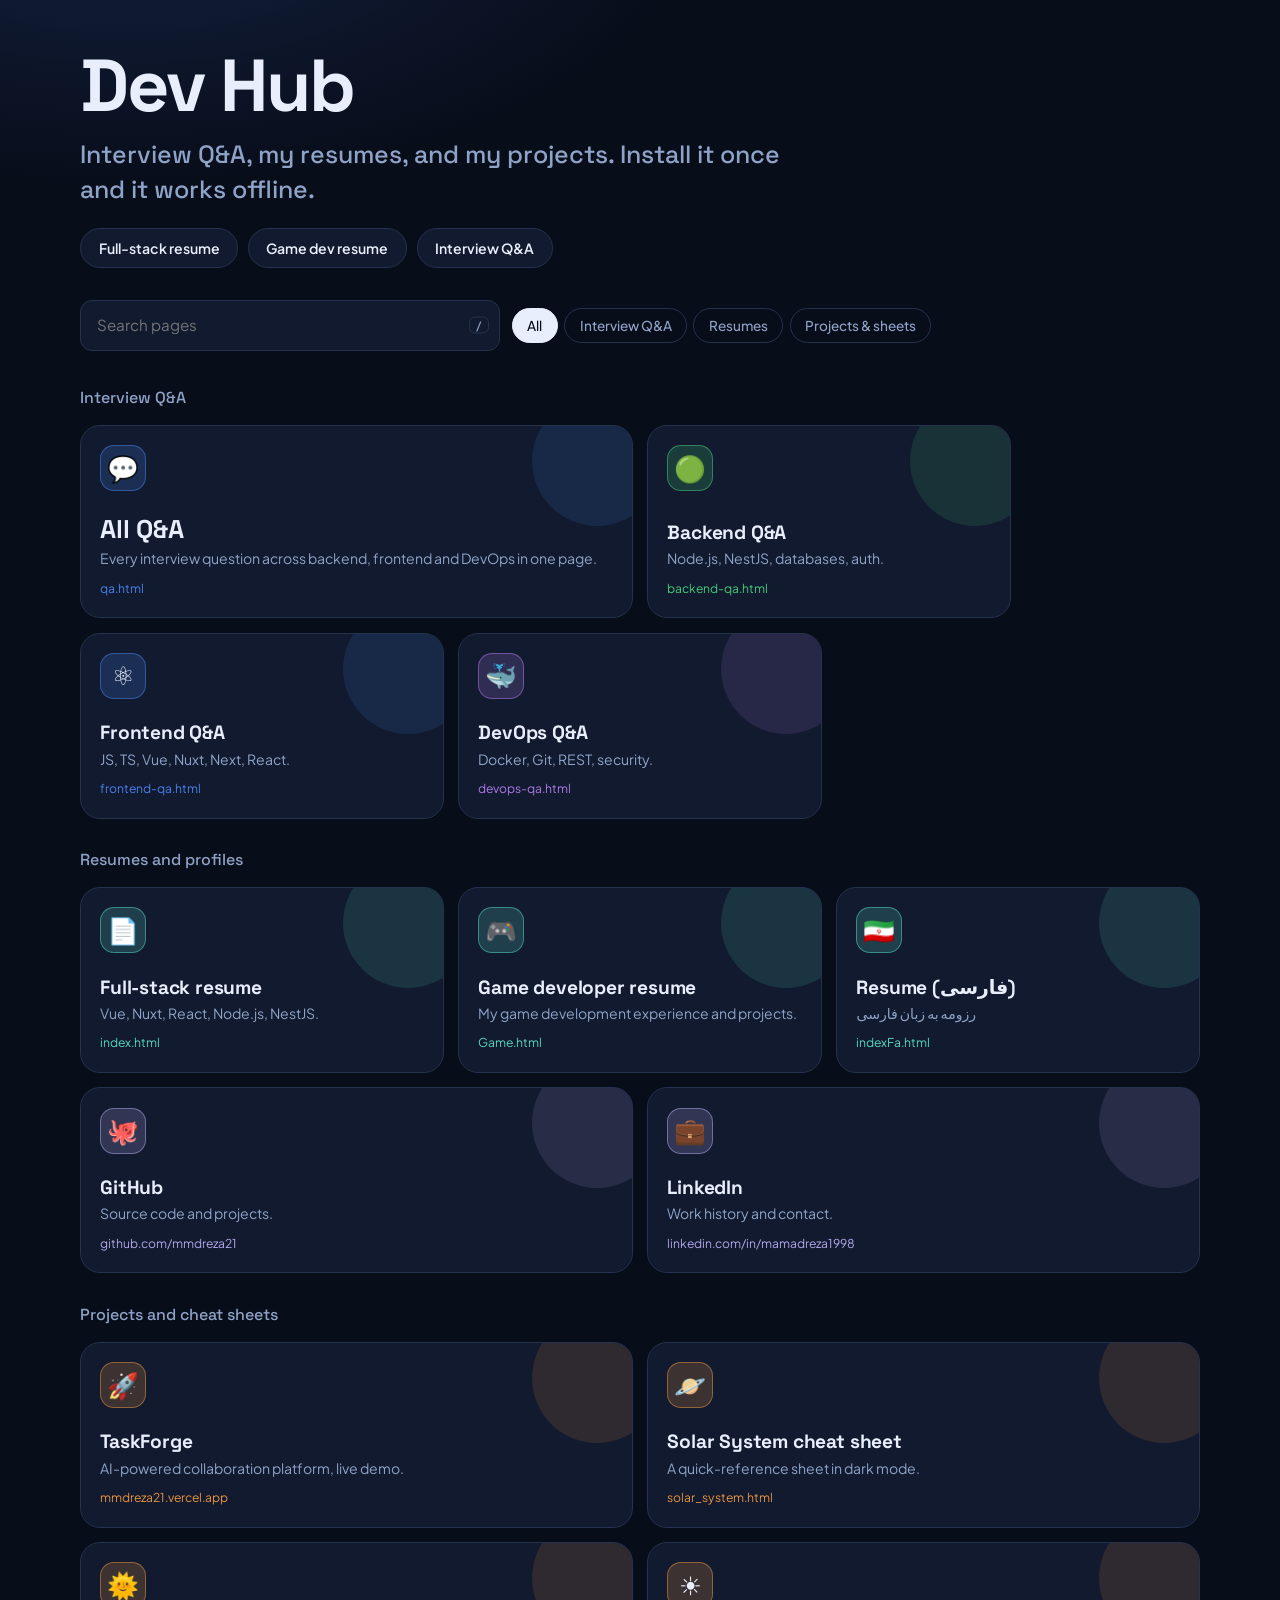
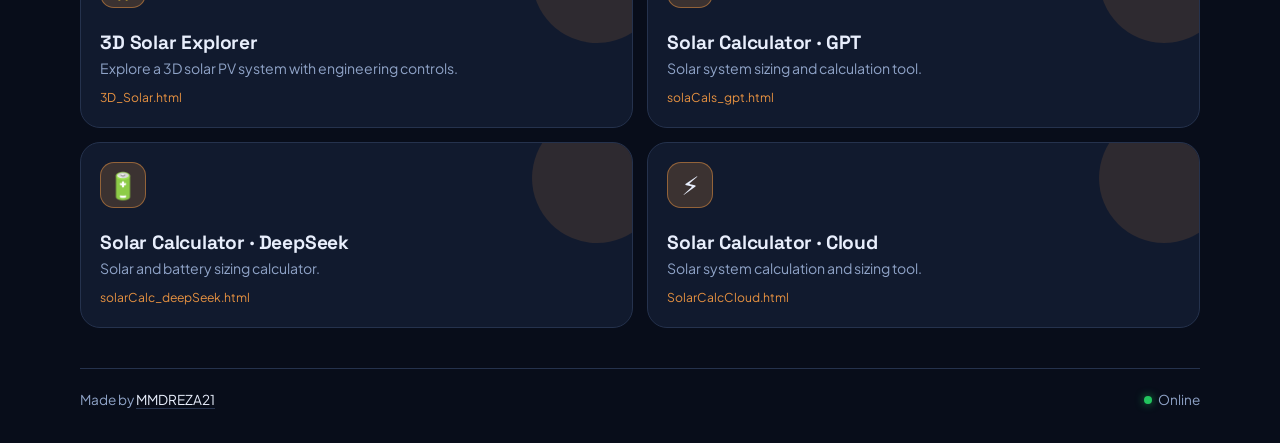
<file: landing.html>
<!DOCTYPE html>
<html lang="en">

<head>
    <meta charset="UTF-8" />
    <meta name="viewport" content="width=device-width, initial-scale=1.0, viewport-fit=cover" />
    <meta name="theme-color" content="#3b82f6" />
    <meta name="description"
        content="Dev Hub: interview Q&A, resumes, solar calculators, cheat sheets, and projects by Mohammad Reza Javadi." />
    <title>MMDREZA21 · Dev Hub</title>

    <link rel="manifest" href="./manifest.json" />
    <link rel="icon" href="./favicon.ico" />
    <link rel="apple-touch-icon" href="./icons/icon-192.png" />

    <meta name="apple-mobile-web-app-capable" content="yes" />
    <meta name="mobile-web-app-capable" content="yes" />
    <meta name="apple-mobile-web-app-status-bar-style" content="black-translucent" />
    <meta name="apple-mobile-web-app-title" content="Dev Hub" />

    <link rel="preconnect" href="https://fonts.googleapis.com" />
    <link rel="preconnect" href="https://fonts.gstatic.com" crossorigin />

    <link
        href="https://fonts.googleapis.com/css2?family=Space+Grotesk:wght@500;700&family=Plus+Jakarta+Sans:wght@400;500;600&display=swap"
        rel="stylesheet" />

    <link rel="stylesheet" href="./assets/css/landinPage.css">
</head>

<body>

    <div class="wrap">

        <!-- HERO -->
        <header class="hero">

            <h1>
                Dev Hub
                <small>
                    Interview Q&amp;A, my resumes, and my projects.
                    Install it once and it works offline.
                </small>
            </h1>

            <div class="hero-actions">

                <button class="btn primary" id="installBtn" type="button">
                    Install app
                </button>

                <a class="btn" href="./index.html">
                    Full-stack resume
                </a>

                <a class="btn" href="./Game.html">
                    Game dev resume
                </a>

                <a class="btn" href="./qa.html">
                    Interview Q&amp;A
                </a>

            </div>

        </header>


        <!-- SEARCH + FILTER -->
        <div class="controls">

            <label class="search">

                <input type="search" id="q" placeholder="Search pages" autocomplete="off" aria-label="Search pages" />

                <kbd>/</kbd>

            </label>

            <div class="chips" role="group" aria-label="Filter by category">

                <button class="chip" data-f="all" aria-pressed="true">
                    All
                </button>

                <button class="chip" data-f="learn" aria-pressed="false">
                    Interview Q&amp;A
                </button>

                <button class="chip" data-f="about" aria-pressed="false">
                    Resumes
                </button>

                <button class="chip" data-f="play" aria-pressed="false">
                    Projects &amp; sheets
                </button>

            </div>

        </div>


        <!-- MAIN -->
        <main class="bento" id="grid">


            <!-- =========================
                 INTERVIEW Q&A
            ========================== -->

            <h2 class="group-title" data-g="learn">
                Interview Q&amp;A
            </h2>


            <a class="tile feature w3 learn" data-cat="learn" href="./qa.html">

                <span class="glyph">💬</span>

                <div>

                    <h2>All Q&amp;A</h2>

                    <p>
                        Every interview question across backend,
                        frontend and DevOps in one page.
                    </p>

                    <div class="file">
                        qa.html
                    </div>

                </div>

            </a>


            <a class="tile backend learn" data-cat="learn" href="./backend-qa.html">

                <span class="glyph">🟢</span>

                <div>

                    <h2>Backend Q&amp;A</h2>

                    <p>
                        Node.js, NestJS, databases, auth.
                    </p>

                    <div class="file">
                        backend-qa.html
                    </div>

                </div>

            </a>


            <a class="tile learn" data-cat="learn" href="./frontend-qa.html">

                <span class="glyph">⚛️</span>

                <div>

                    <h2>Frontend Q&amp;A</h2>

                    <p>
                        JS, TS, Vue, Nuxt, Next, React.
                    </p>

                    <div class="file">
                        frontend-qa.html
                    </div>

                </div>

            </a>


            <a class="tile devops learn" data-cat="learn" href="./devops-qa.html">

                <span class="glyph">🐳</span>

                <div>

                    <h2>DevOps Q&amp;A</h2>

                    <p>
                        Docker, Git, REST, security.
                    </p>

                    <div class="file">
                        devops-qa.html
                    </div>

                </div>

            </a>



            <!-- =========================
                 RESUMES
            ========================== -->

            <h2 class="group-title" data-g="about">
                Resumes and profiles
            </h2>


            <a class="tile about" data-cat="about" href="./index.html">

                <span class="glyph">📄</span>

                <div>

                    <h2>Full-stack resume</h2>

                    <p>
                        Vue, Nuxt, React, Node.js, NestJS.
                    </p>

                    <div class="file">
                        index.html
                    </div>

                </div>

            </a>


            <a class="tile about" data-cat="about" href="./Game.html">

                <span class="glyph">🎮</span>

                <div>

                    <h2>Game developer resume</h2>

                    <p>
                        My game development experience and projects.
                    </p>

                    <div class="file">
                        Game.html
                    </div>

                </div>

            </a>


            <a class="tile about" data-cat="about" href="./indexFa.html">

                <span class="glyph">🇮🇷</span>

                <div>

                    <h2>Resume (فارسی)</h2>

                    <p>
                        رزومه به زبان فارسی
                    </p>

                    <div class="file">
                        indexFa.html
                    </div>

                </div>

            </a>


            <a class="tile w3 link" data-cat="about" href="https://github.com/mmdreza21" target="_blank" rel="noopener">

                <span class="glyph">🐙</span>

                <div>

                    <h2>GitHub</h2>

                    <p>
                        Source code and projects.
                    </p>

                    <div class="file">
                        github.com/mmdreza21
                    </div>

                </div>

            </a>


            <a class="tile w3 link" data-cat="about" href="https://linkedin.com/in/mamadreza1998" target="_blank"
                rel="noopener">

                <span class="glyph">💼</span>

                <div>

                    <h2>LinkedIn</h2>

                    <p>
                        Work history and contact.
                    </p>

                    <div class="file">
                        linkedin.com/in/mamadreza1998
                    </div>

                </div>

            </a>



            <!-- =========================
                 PROJECTS + CHEAT SHEETS
            ========================== -->

            <h2 class="group-title" data-g="play">
                Projects and cheat sheets
            </h2>


            <!-- TaskForge -->

            <a class="tile w3 play" data-cat="play" href="https://mmdreza21.vercel.app/" target="_blank" rel="noopener">

                <span class="glyph">🚀</span>

                <div>

                    <h2>TaskForge</h2>

                    <p>
                        AI-powered collaboration platform,
                        live demo.
                    </p>

                    <div class="file">
                        mmdreza21.vercel.app
                    </div>

                </div>

            </a>


            <!-- Solar system cheat sheet -->

            <a class="tile w3 play" data-cat="play" href="./solar_system.html">

                <span class="glyph">🪐</span>

                <div>

                    <h2>Solar System cheat sheet</h2>

                    <p>
                        A quick-reference sheet in dark mode.
                    </p>

                    <div class="file">
                        solar_system.html
                    </div>

                </div>

            </a>


            <!-- 3D solar explorer -->

            <a class="tile w3 play" data-cat="play" href="./3D_Solar.html">

                <span class="glyph">🌞</span>

                <div>

                    <h2>3D Solar Explorer</h2>

                    <p>
                        Explore a 3D solar PV system with engineering controls.
                    </p>

                    <div class="file">
                        3D_Solar.html
                    </div>

                </div>

            </a>


            <!-- =========================
                 SOLAR CALCULATORS
            ========================== -->

            <a class="tile w3 play" data-cat="play" href="./solaCals_gpt.html">

                <span class="glyph">☀️</span>

                <div>

                    <h2>Solar Calculator · GPT</h2>

                    <p>
                        Solar system sizing and calculation tool.
                    </p>

                    <div class="file">
                        solaCals_gpt.html
                    </div>

                </div>

            </a>


            <a class="tile w3 play" data-cat="play" href="./solarCalc_deepSeek.html">

                <span class="glyph">🔋</span>

                <div>

                    <h2>Solar Calculator · DeepSeek</h2>

                    <p>
                        Solar and battery sizing calculator.
                    </p>

                    <div class="file">
                        solarCalc_deepSeek.html
                    </div>

                </div>

            </a>


            <a class="tile w3 play" data-cat="play" href="./SolarCalcCloud.html">

                <span class="glyph">⚡</span>

                <div>

                    <h2>Solar Calculator · Cloud</h2>

                    <p>
                        Solar system calculation and sizing tool.
                    </p>

                    <div class="file">
                        SolarCalcCloud.html
                    </div>

                </div>

            </a>

        </main>


        <!-- EMPTY SEARCH STATE -->

        <p class="empty" id="empty">
            No pages match your search.
            Try a different word or choose All.
        </p>


        <!-- FOOTER -->

        <footer>

            <span>
                Made by
                <a href="https://github.com/mmdreza21" target="_blank" rel="noopener">
                    MMDREZA21
                </a>
            </span>

            <span class="status">

                <span class="dot" id="dot"></span>

                <span id="statusText">
                    Online
                </span>

            </span>

        </footer>

    </div>


    <script>

        /* ==========================================
           SERVICE WORKER
        ========================================== */

        if ("serviceWorker" in navigator) {

            window.addEventListener("load", () => {

                navigator.serviceWorker
                    .register("./sw.js")
                    .catch(
                        e => console.warn("SW failed:", e)
                    );

            });

        }


        /* ==========================================
           INSTALL BUTTON
        ========================================== */

        let deferred = null;

        const installBtn =
            document.getElementById("installBtn");


        window.addEventListener(
            "beforeinstallprompt",
            e => {

                e.preventDefault();

                deferred = e;

                installBtn.classList.add("show");

            }
        );


        installBtn.addEventListener(
            "click",
            async () => {

                if (!deferred) return;

                deferred.prompt();

                await deferred.userChoice;

                deferred = null;

                installBtn.classList.remove("show");

            }
        );


        window.addEventListener(
            "appinstalled",
            () => {

                deferred = null;

                installBtn.classList.remove("show");

            }
        );



        /* ==========================================
           ONLINE / OFFLINE STATUS
        ========================================== */

        const dot =
            document.getElementById("dot");

        const st =
            document.getElementById("statusText");


        function setStatus() {

            const on = navigator.onLine;

            dot.classList.toggle(
                "off",
                !on
            );

            st.textContent =
                on
                    ? "Online"
                    : "Offline: cached pages available";

        }


        addEventListener(
            "online",
            setStatus
        );

        addEventListener(
            "offline",
            setStatus
        );

        setStatus();



        /* ==========================================
           SEARCH + FILTER
        ========================================== */

        const q =
            document.getElementById("q");


        const tiles = [
            ...document.querySelectorAll(".tile")
        ];


        const titles = [
            ...document.querySelectorAll(".group-title")
        ];


        const chips = [
            ...document.querySelectorAll(".chip")
        ];


        const empty =
            document.getElementById("empty");


        let filter = "all";


        function apply() {

            const term =
                q.value
                    .trim()
                    .toLowerCase();


            const shown = {};

            let count = 0;


            tiles.forEach(t => {

                const group =
                    t.dataset.cat;


                const okF =
                    filter === "all" ||
                    group === filter;


                const okQ =
                    !term ||
                    t.textContent
                        .toLowerCase()
                        .includes(term);


                const ok =
                    okF && okQ;


                t.style.display =
                    ok ? "" : "none";


                if (ok) {

                    shown[group] = true;

                    count++;

                }

            });


            titles.forEach(h => {

                h.style.display =
                    shown[h.dataset.g]
                        ? ""
                        : "none";

            });


            empty.classList.toggle(
                "show",
                count === 0
            );

        }


        q.addEventListener(
            "input",
            apply
        );


        chips.forEach(c => {

            c.addEventListener(
                "click",
                () => {

                    filter =
                        c.dataset.f;


                    chips.forEach(x => {

                        x.setAttribute(
                            "aria-pressed",
                            x === c
                        );

                    });


                    apply();

                }
            );

        });


        /* ==========================================
           KEYBOARD SHORTCUTS
        ========================================== */

        addEventListener(
            "keydown",
            e => {

                if (
                    e.key === "/" &&
                    document.activeElement !== q
                ) {

                    e.preventDefault();

                    q.focus();

                }


                if (
                    e.key === "Escape" &&
                    document.activeElement === q
                ) {

                    q.value = "";

                    q.blur();

                    apply();

                }

            }
        );

    </script>

</body>

</html>
</file>
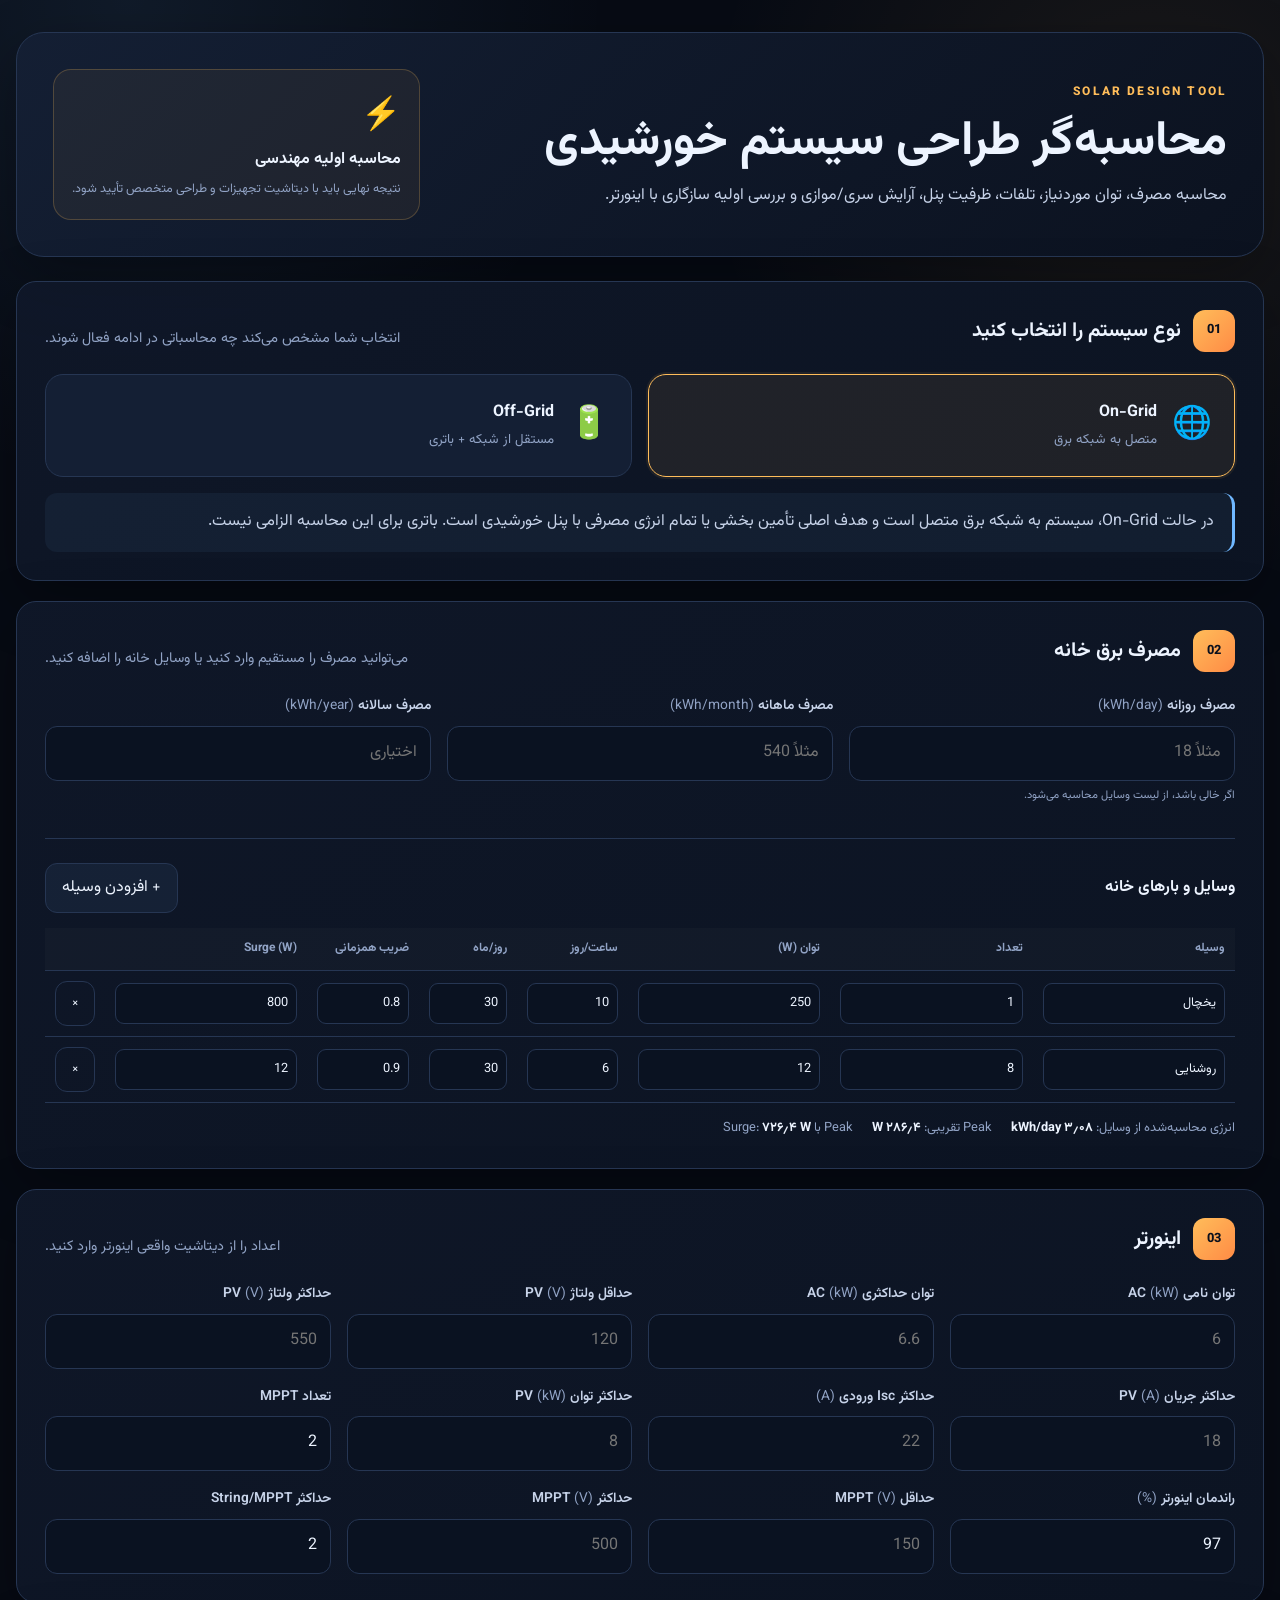
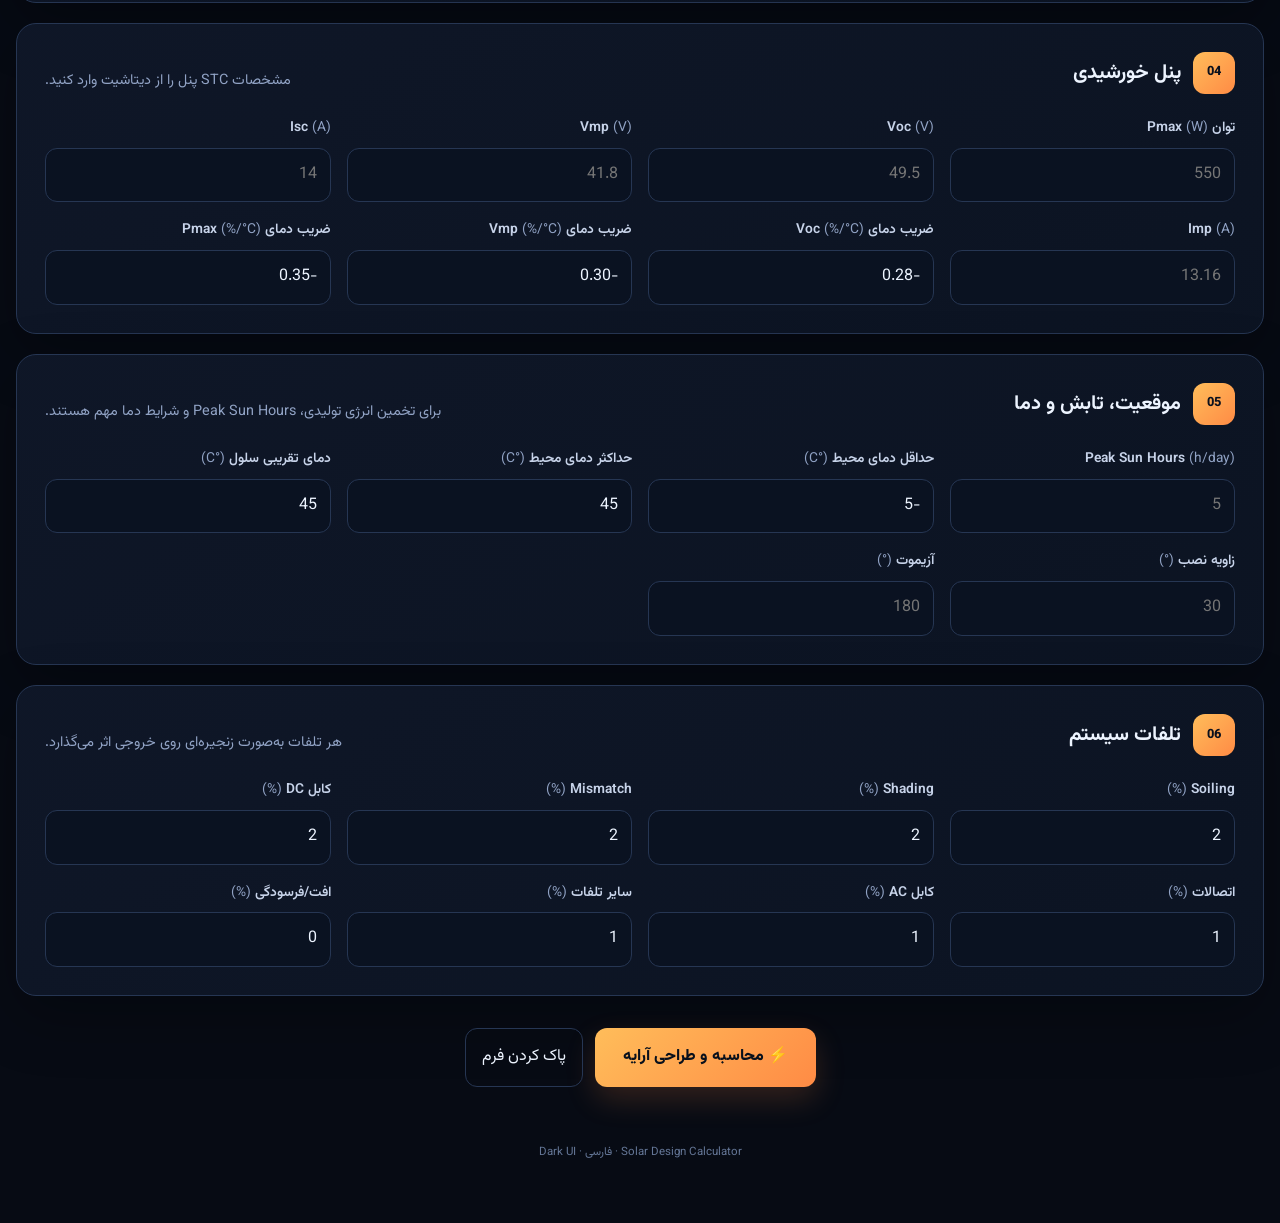
<file: solaCals_gpt.html>
<!DOCTYPE html>
<html lang="fa" dir="rtl">

<head>
    <meta charset="UTF-8">
    <meta name="viewport" content="width=device-width, initial-scale=1.0">
    <meta name="description" content="محاسبه‌گر طراحی اولیه سیستم خورشیدی خانگی">
    <title>محاسبه‌گر طراحی سیستم خورشیدی</title>
    <link rel="preconnect" href="https://fonts.googleapis.com">
    <link rel="preconnect" href="https://fonts.gstatic.com" crossorigin>
    <link href="https://fonts.googleapis.com/css2?family=Vazirmatn:wght@400;500;600;700;800&display=swap"
        rel="stylesheet">
    <link rel="stylesheet" href="assets/css/solarcalcGpt.css">
</head>

<body>
    <div class="app-shell">
        <header class="hero">
            <div>
                <span class="eyebrow">SOLAR DESIGN TOOL</span>
                <h1>محاسبه‌گر طراحی سیستم خورشیدی</h1>
                <p>محاسبه مصرف، توان موردنیاز، تلفات، ظرفیت پنل، آرایش سری/موازی و بررسی اولیه سازگاری با اینورتر.</p>
            </div>
            <div class="hero-badge">
                <span>⚡</span>
                <strong>محاسبه اولیه مهندسی</strong>
                <small>نتیجه نهایی باید با دیتاشیت تجهیزات و طراحی متخصص تأیید شود.</small>
            </div>
        </header>

        <main>
            <section class="mode-card card">
                <div class="section-heading">
                    <div>
                        <span class="step-number">01</span>
                        <h2>نوع سیستم را انتخاب کنید</h2>
                    </div>
                    <p>انتخاب شما مشخص می‌کند چه محاسباتی در ادامه فعال شوند.</p>
                </div>

                <div class="system-modes">
                    <label class="mode-option">
                        <input type="radio" name="systemType" value="on-grid" checked>
                        <span class="mode-content">
                            <span class="mode-icon">🌐</span>
                            <span><strong>On-Grid</strong><small>متصل به شبکه برق</small></span>
                        </span>
                    </label>
                    <label class="mode-option">
                        <input type="radio" name="systemType" value="off-grid">
                        <span class="mode-content">
                            <span class="mode-icon">🔋</span>
                            <span><strong>Off-Grid</strong><small>مستقل از شبکه + باتری</small></span>
                        </span>
                    </label>
                </div>

                <div id="modeExplanation" class="info-box"></div>
            </section>

            <form id="solarForm" novalidate>
                <section class="card">
                    <div class="section-heading">
                        <div><span class="step-number">02</span>
                            <h2>مصرف برق خانه</h2>
                        </div>
                        <p>می‌توانید مصرف را مستقیم وارد کنید یا وسایل خانه را اضافه کنید.</p>
                    </div>

                    <div class="grid-3">
                        <div class="field">
                            <label for="dailyEnergy">مصرف روزانه <span>(kWh/day)</span></label>
                            <input id="dailyEnergy" type="number" min="0" step="0.01" placeholder="مثلاً 18">
                            <small>اگر خالی باشد، از لیست وسایل محاسبه می‌شود.</small>
                        </div>
                        <div class="field">
                            <label for="monthlyEnergy">مصرف ماهانه <span>(kWh/month)</span></label>
                            <input id="monthlyEnergy" type="number" min="0" step="0.01" placeholder="مثلاً 540">
                        </div>
                        <div class="field">
                            <label for="annualEnergy">مصرف سالانه <span>(kWh/year)</span></label>
                            <input id="annualEnergy" type="number" min="0" step="0.01" placeholder="اختیاری">
                        </div>
                    </div>

                    <div class="subsection">
                        <div class="subsection-title">
                            <h3>وسایل و بارهای خانه</h3>
                            <button type="button" class="btn btn-secondary" id="addLoad">+ افزودن وسیله</button>
                        </div>
                        <div class="table-wrap">
                            <table class="loads-table">
                                <thead>
                                    <tr>
                                        <th>وسیله</th>
                                        <th>تعداد</th>
                                        <th>توان (W)</th>
                                        <th>ساعت/روز</th>
                                        <th>روز/ماه</th>
                                        <th>ضریب همزمانی</th>
                                        <th>Surge (W)</th>
                                        <th></th>
                                    </tr>
                                </thead>
                                <tbody id="loadsBody"></tbody>
                            </table>
                        </div>
                        <div class="mini-summary">
                            <span>انرژی محاسبه‌شده از وسایل: <b id="loadEnergyPreview">0 kWh/day</b></span>
                            <span>Peak تقریبی: <b id="loadPeakPreview">0 W</b></span>
                            <span>Peak با Surge: <b id="loadSurgePreview">0 W</b></span>
                        </div>
                    </div>
                </section>

                <section class="card">
                    <div class="section-heading">
                        <div><span class="step-number">03</span>
                            <h2>اینورتر</h2>
                        </div>
                        <p>اعداد را از دیتاشیت واقعی اینورتر وارد کنید.</p>
                    </div>
                    <div class="grid-4">
                        <div class="field"><label for="invRated">توان نامی AC <span>(kW)</span></label><input
                                id="invRated" type="number" min="0" step="0.01" placeholder="6"></div>
                        <div class="field"><label for="invMax">توان حداکثری AC <span>(kW)</span></label><input
                                id="invMax" type="number" min="0" step="0.01" placeholder="6.6"></div>
                        <div class="field"><label for="invMinPv">حداقل ولتاژ PV <span>(V)</span></label><input
                                id="invMinPv" type="number" min="0" step="0.1" placeholder="120"></div>
                        <div class="field"><label for="invMaxPv">حداکثر ولتاژ PV <span>(V)</span></label><input
                                id="invMaxPv" type="number" min="0" step="0.1" placeholder="550"></div>
                        <div class="field"><label for="invMaxCurrent">حداکثر جریان PV <span>(A)</span></label><input
                                id="invMaxCurrent" type="number" min="0" step="0.1" placeholder="18"></div>
                        <div class="field"><label for="invMaxIsc">حداکثر Isc ورودی <span>(A)</span></label><input
                                id="invMaxIsc" type="number" min="0" step="0.1" placeholder="22"></div>
                        <div class="field"><label for="invMaxPower">حداکثر توان PV <span>(kW)</span></label><input
                                id="invMaxPower" type="number" min="0" step="0.01" placeholder="8"></div>
                        <div class="field"><label for="mpptCount">تعداد MPPT</label><input id="mpptCount" type="number"
                                min="1" step="1" value="2"></div>
                        <div class="field"><label for="invEfficiency">راندمان اینورتر <span>(%)</span></label><input
                                id="invEfficiency" type="number" min="1" max="100" step="0.1" value="97"></div>
                        <div class="field"><label for="mpptMin">حداقل MPPT <span>(V)</span></label><input id="mpptMin"
                                type="number" min="0" step="0.1" placeholder="150"></div>
                        <div class="field"><label for="mpptMax">حداکثر MPPT <span>(V)</span></label><input id="mpptMax"
                                type="number" min="0" step="0.1" placeholder="500"></div>
                        <div class="field"><label for="maxStringsPerMppt">حداکثر String/MPPT</label><input
                                id="maxStringsPerMppt" type="number" min="1" step="1" value="2"></div>
                    </div>
                </section>

                <section class="card">
                    <div class="section-heading">
                        <div><span class="step-number">04</span>
                            <h2>پنل خورشیدی</h2>
                        </div>
                        <p>مشخصات STC پنل را از دیتاشیت وارد کنید.</p>
                    </div>
                    <div class="grid-4">
                        <div class="field"><label for="panelPower">توان Pmax <span>(W)</span></label><input
                                id="panelPower" type="number" min="0" step="1" placeholder="550"></div>
                        <div class="field"><label for="panelVoc">Voc <span>(V)</span></label><input id="panelVoc"
                                type="number" min="0" step="0.01" placeholder="49.5"></div>
                        <div class="field"><label for="panelVmp">Vmp <span>(V)</span></label><input id="panelVmp"
                                type="number" min="0" step="0.01" placeholder="41.8"></div>
                        <div class="field"><label for="panelIsc">Isc <span>(A)</span></label><input id="panelIsc"
                                type="number" min="0" step="0.01" placeholder="14"></div>
                        <div class="field"><label for="panelImp">Imp <span>(A)</span></label><input id="panelImp"
                                type="number" min="0" step="0.01" placeholder="13.16"></div>
                        <div class="field"><label for="vocCoeff">ضریب دمای Voc <span>(%/°C)</span></label><input
                                id="vocCoeff" type="number" step="0.01" value="-0.28"></div>
                        <div class="field"><label for="vmpCoeff">ضریب دمای Vmp <span>(%/°C)</span></label><input
                                id="vmpCoeff" type="number" step="0.01" value="-0.30"></div>
                        <div class="field"><label for="pmaxCoeff">ضریب دمای Pmax <span>(%/°C)</span></label><input
                                id="pmaxCoeff" type="number" step="0.01" value="-0.35"></div>
                    </div>
                </section>

                <section class="card">
                    <div class="section-heading">
                        <div><span class="step-number">05</span>
                            <h2>موقعیت، تابش و دما</h2>
                        </div>
                        <p>برای تخمین انرژی تولیدی، Peak Sun Hours و شرایط دما مهم هستند.</p>
                    </div>
                    <div class="grid-4">
                        <div class="field"><label for="sunHours">Peak Sun Hours <span>(h/day)</span></label><input
                                id="sunHours" type="number" min="0" step="0.1" placeholder="5"></div>
                        <div class="field"><label for="minTemp">حداقل دمای محیط <span>(°C)</span></label><input
                                id="minTemp" type="number" step="0.1" value="-5"></div>
                        <div class="field"><label for="maxTemp">حداکثر دمای محیط <span>(°C)</span></label><input
                                id="maxTemp" type="number" step="0.1" value="45"></div>
                        <div class="field"><label for="cellTemp">دمای تقریبی سلول <span>(°C)</span></label><input
                                id="cellTemp" type="number" step="0.1" value="45"></div>
                        <div class="field"><label for="tilt">زاویه نصب <span>(°)</span></label><input id="tilt"
                                type="number" min="0" max="90" step="0.1" placeholder="30"></div>
                        <div class="field"><label for="azimuth">آزیموت <span>(°)</span></label><input id="azimuth"
                                type="number" min="0" max="360" step="0.1" placeholder="180"></div>
                    </div>
                </section>

                <section class="card">
                    <div class="section-heading">
                        <div><span class="step-number">06</span>
                            <h2>تلفات سیستم</h2>
                        </div>
                        <p>هر تلفات به‌صورت زنجیره‌ای روی خروجی اثر می‌گذارد.</p>
                    </div>
                    <div class="grid-4">
                        <div class="field"><label for="soiling">Soiling <span>(%)</span></label><input id="soiling"
                                type="number" min="0" max="100" step="0.1" value="2"></div>
                        <div class="field"><label for="shading">Shading <span>(%)</span></label><input id="shading"
                                type="number" min="0" max="100" step="0.1" value="2"></div>
                        <div class="field"><label for="mismatch">Mismatch <span>(%)</span></label><input id="mismatch"
                                type="number" min="0" max="100" step="0.1" value="2"></div>
                        <div class="field"><label for="dcWiring">کابل DC <span>(%)</span></label><input id="dcWiring"
                                type="number" min="0" max="100" step="0.1" value="2"></div>
                        <div class="field"><label for="connections">اتصالات <span>(%)</span></label><input
                                id="connections" type="number" min="0" max="100" step="0.1" value="1"></div>
                        <div class="field"><label for="acWiring">کابل AC <span>(%)</span></label><input id="acWiring"
                                type="number" min="0" max="100" step="0.1" value="1"></div>
                        <div class="field"><label for="otherLoss">سایر تلفات <span>(%)</span></label><input
                                id="otherLoss" type="number" min="0" max="100" step="0.1" value="1"></div>
                        <div class="field"><label for="degradation">افت/فرسودگی <span>(%)</span></label><input
                                id="degradation" type="number" min="0" max="100" step="0.1" value="0"></div>
                    </div>
                </section>

                <section class="card battery-section" id="batterySection">
                    <div class="section-heading">
                        <div><span class="step-number">07</span>
                            <h2>باتری — مخصوص Off-Grid</h2>
                        </div>
                        <p>در Off-Grid، ظرفیت باتری بر اساس انرژی روزانه و مدت پشتیبانی تعیین می‌شود.</p>
                    </div>
                    <div class="grid-4">
                        <div class="field"><label for="backupDays">روزهای پشتیبانی</label><input id="backupDays"
                                type="number" min="0.1" step="0.1" value="1"></div>
                        <div class="field"><label for="batteryVoltage">ولتاژ نامی <span>(V)</span></label><input
                                id="batteryVoltage" type="number" min="1" step="1" value="48"></div>
                        <div class="field"><label for="batteryAh">ظرفیت هر باتری <span>(Ah)</span></label><input
                                id="batteryAh" type="number" min="1" step="1" placeholder="200"></div>
                        <div class="field"><label for="batteryCount">تعداد باتری موجود</label><input id="batteryCount"
                                type="number" min="1" step="1" value="1"></div>
                        <div class="field"><label for="dod">Depth of Discharge <span>(%)</span></label><input id="dod"
                                type="number" min="1" max="100" step="0.1" value="80"></div>
                        <div class="field"><label for="batteryEfficiency">راندمان باتری <span>(%)</span></label><input
                                id="batteryEfficiency" type="number" min="1" max="100" step="0.1" value="90"></div>
                        <div class="field"><label for="chargeEfficiency">راندمان شارژ/سیستم
                                <span>(%)</span></label><input id="chargeEfficiency" type="number" min="1" max="100"
                                step="0.1" value="95"></div>
                    </div>
                </section>

                <section class="actions">
                    <button type="submit" class="btn btn-primary btn-large">⚡ محاسبه و طراحی آرایه</button>
                    <button type="button" class="btn btn-ghost" id="resetBtn">پاک کردن فرم</button>
                </section>
            </form>

            <section id="results" class="results hidden">
                <div class="results-header">
                    <div>
                        <span class="eyebrow">CALCULATION REPORT</span>
                        <h2>گزارش طراحی سیستم</h2>
                        <p id="resultMode"></p>
                    </div>
                    <button class="btn btn-secondary" id="printBtn">🖨 چاپ گزارش</button>
                </div>

                <div id="warnings" class="alerts"></div>

                <div class="metrics-grid" id="metricsGrid"></div>

                <div class="result-grid">
                    <article class="result-card">
                        <h3>⚡ مصرف و بار</h3>
                        <div id="loadResults" class="result-list"></div>
                    </article>
                    <article class="result-card">
                        <h3>☀️ انرژی خورشیدی</h3>
                        <div id="solarResults" class="result-list"></div>
                    </article>
                    <article class="result-card">
                        <h3>🔲 آرایش پیشنهادی</h3>
                        <div id="arrayResults" class="result-list"></div>
                    </article>
                    <article class="result-card" id="batteryResultsCard">
                        <h3>🔋 باتری</h3>
                        <div id="batteryResults" class="result-list"></div>
                    </article>
                </div>

                <article class="result-card full">
                    <h3>🔎 تمام آرایش‌های قابل بررسی</h3>
                    <div class="table-wrap">
                        <table class="array-table">
                            <thead>
                                <tr>
                                    <th>سری</th>
                                    <th>موازی</th>
                                    <th>تعداد</th>
                                    <th>توان</th>
                                    <th>Vmp</th>
                                    <th>Voc سرد</th>
                                    <th>Imp</th>
                                    <th>Isc</th>
                                    <th>وضعیت</th>
                                </tr>
                            </thead>
                            <tbody id="arrayTableBody"></tbody>
                        </table>
                    </div>
                </article>

                <article class="formula-card">
                    <h3>فرمول‌های استفاده‌شده</h3>
                    <div class="formula-grid">
                        <code>E = P × t</code>
                        <code>V<sub>series</sub> = V<sub>panel</sub> × N<sub>series</sub></code>
                        <code>I<sub>parallel</sub> = I<sub>panel</sub> × N<sub>parallel</sub></code>
                        <code>P<sub>array</sub> = P<sub>panel</sub> × N</code>
                        <code>V<sub>oc,cold</sub> = V<sub>oc,STC</sub> × [1 + β<sub>Voc</sub>(T<sub>cell</sub> − 25)]</code>
                        <code>E<sub>final</sub> = E<sub>raw</sub> × ∏(1 − loss)</code>
                        <code>DC/AC = P<sub>PV</sub> / P<sub>inverter</sub></code>
                        <code>E<sub>battery</sub> = V × Ah</code>
                    </div>
                </article>

                <p class="disclaimer">
                    این ابزار برای طراحی اولیه و آموزشی است. قبل از اجرا باید مقادیر نهایی با دیتاشیت سازنده، کدهای برق
                    محلی، حفاظت‌ها، کابل‌کشی، ارت، فیوز/بریکر، SPD و طراحی مهندس برق بررسی شوند.
                </p>
            </section>
        </main>

        <footer>
            Solar Design Calculator · فارسی · Dark UI
        </footer>
    </div>
    <script src="assets/scripts/solarcalcGpt.js"></script>
</body>

</html>
</file>
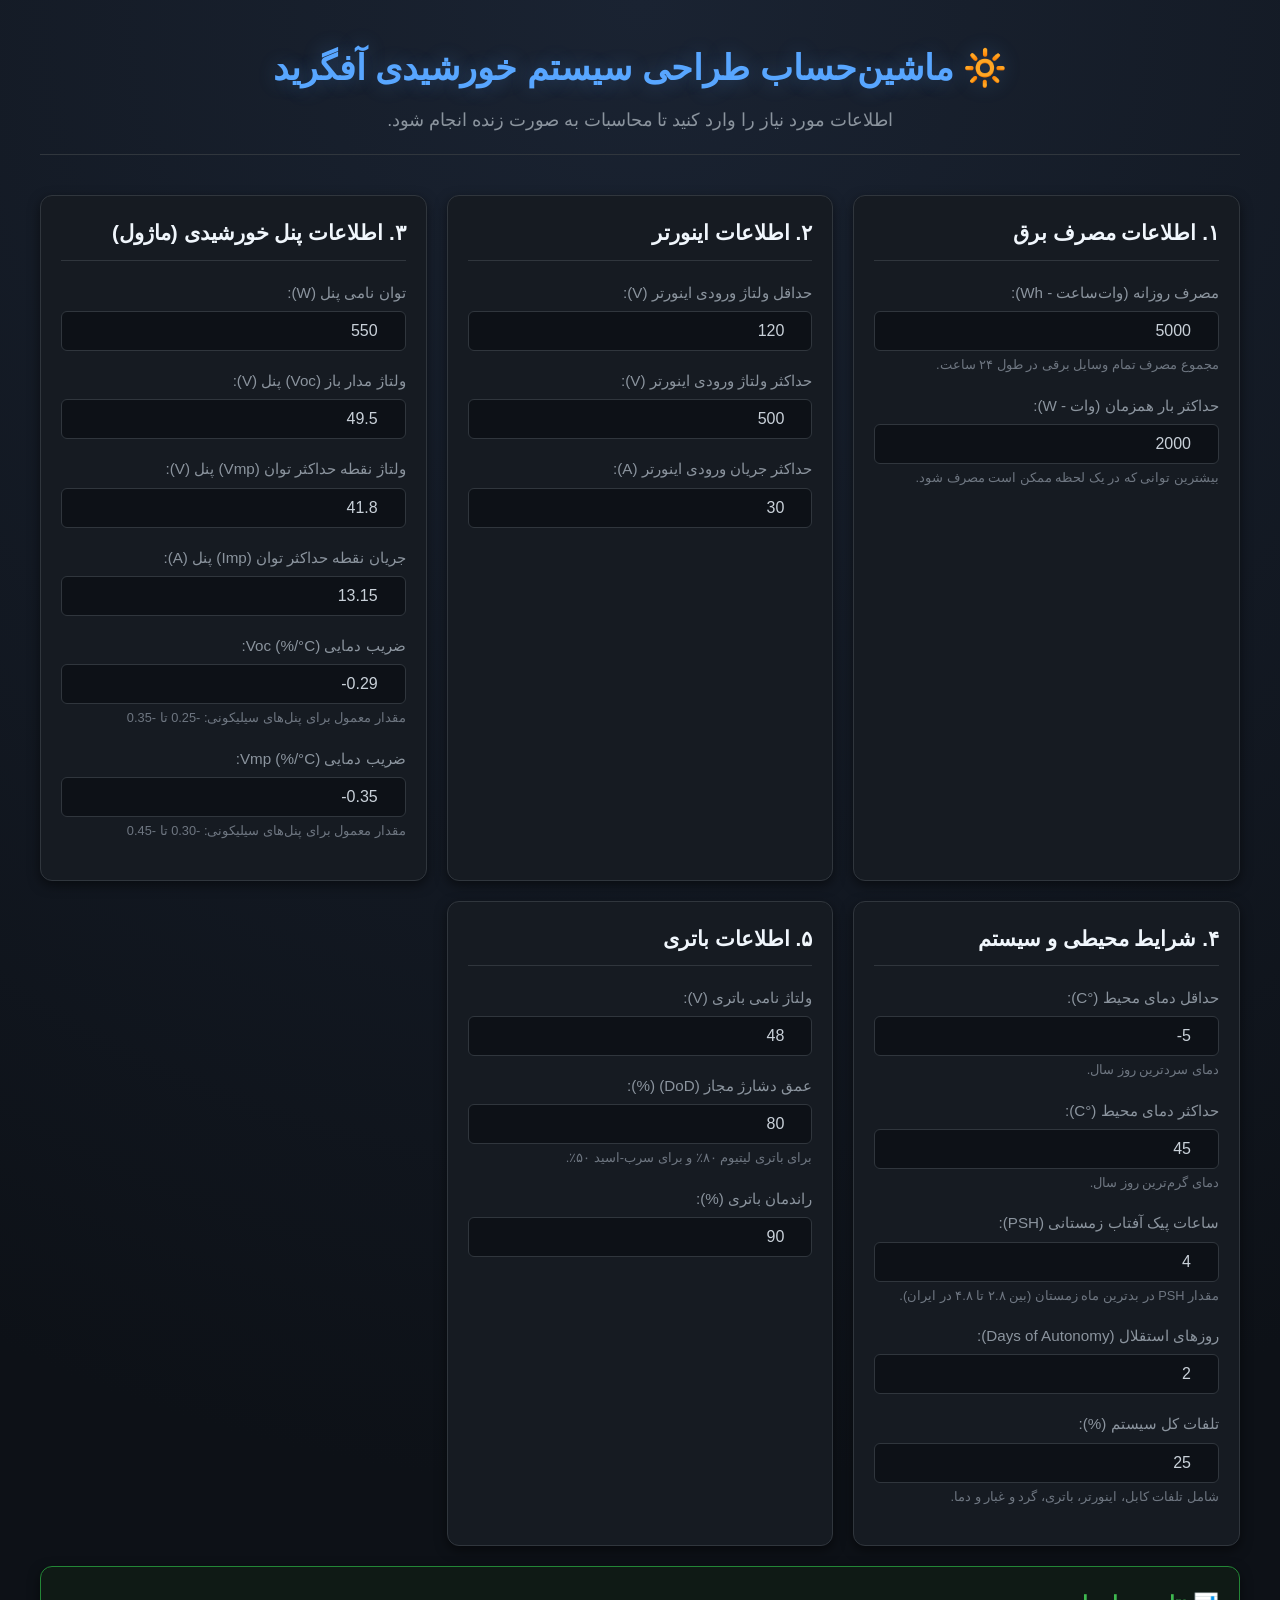
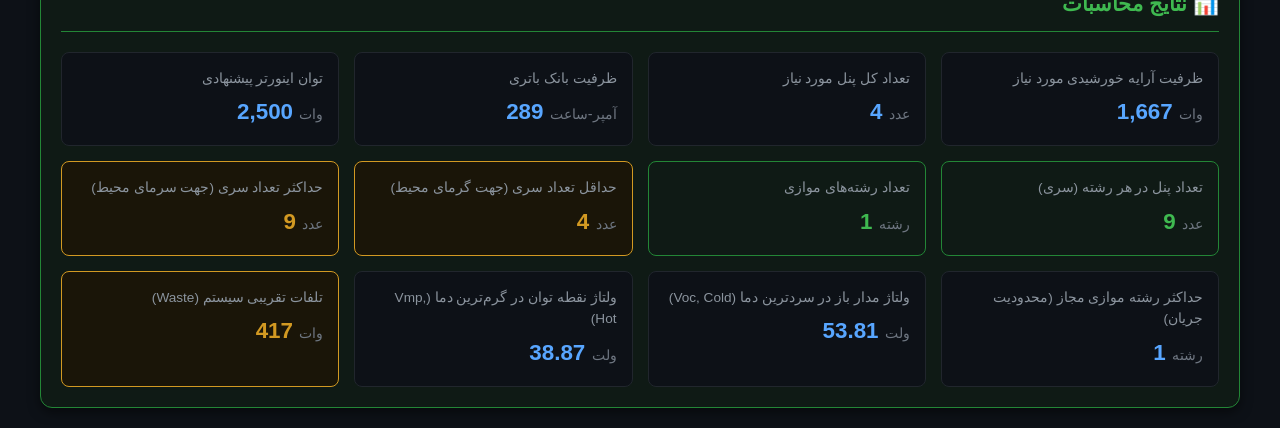
<file: solarCalc_deepSeek.html>
<!DOCTYPE html>
<html lang="fa" dir="rtl">

<head>
    <meta charset="UTF-8">
    <meta name="viewport" content="width=device-width, initial-scale=1.0">
    <title>ماشین‌حساب طراحی سیستم خورشیدی آفگرید</title>
    <link rel="stylesheet" href="assets/css/solarCalc.css">
</head>

<body>
    <div class="container">
        <header>
            <h1>🔆 ماشین‌حساب طراحی سیستم خورشیدی آفگرید</h1>
            <p>اطلاعات مورد نیاز را وارد کنید تا محاسبات به صورت زنده انجام شود.</p>
        </header>

        <main>
            <!-- بخش ۱: اطلاعات مصرف -->
            <section class="card">
                <h2>۱. اطلاعات مصرف برق</h2>
                <div class="input-group">
                    <label for="dailyLoad">مصرف روزانه (وات‌ساعت - Wh):</label>
                    <input type="number" id="dailyLoad" value="5000" step="100">
                    <small>مجموع مصرف تمام وسایل برقی در طول ۲۴ ساعت.</small>
                </div>
                <div class="input-group">
                    <label for="peakLoad">حداکثر بار همزمان (وات - W):</label>
                    <input type="number" id="peakLoad" value="2000" step="100">
                    <small>بیشترین توانی که در یک لحظه ممکن است مصرف شود.</small>
                </div>
            </section>

            <!-- بخش ۲: اطلاعات اینورتر -->
            <section class="card">
                <h2>۲. اطلاعات اینورتر</h2>
                <div class="input-group">
                    <label for="invMinVoltage">حداقل ولتاژ ورودی اینورتر (V):</label>
                    <input type="number" id="invMinVoltage" value="120" step="1">
                </div>
                <div class="input-group">
                    <label for="invMaxVoltage">حداکثر ولتاژ ورودی اینورتر (V):</label>
                    <input type="number" id="invMaxVoltage" value="500" step="1">
                </div>
                <div class="input-group">
                    <label for="invMaxCurrent">حداکثر جریان ورودی اینورتر (A):</label>
                    <input type="number" id="invMaxCurrent" value="30" step="1">
                </div>
            </section>

            <!-- بخش ۳: اطلاعات پنل خورشیدی -->
            <section class="card">
                <h2>۳. اطلاعات پنل خورشیدی (ماژول)</h2>
                <div class="input-group">
                    <label for="panelPmax">توان نامی پنل (W):</label>
                    <input type="number" id="panelPmax" value="550" step="10">
                </div>
                <div class="input-group">
                    <label for="panelVoc">ولتاژ مدار باز (Voc) پنل (V):</label>
                    <input type="number" id="panelVoc" value="49.5" step="0.1">
                </div>
                <div class="input-group">
                    <label for="panelVmp">ولتاژ نقطه حداکثر توان (Vmp) پنل (V):</label>
                    <input type="number" id="panelVmp" value="41.8" step="0.1">
                </div>
                <div class="input-group">
                    <label for="panelImp">جریان نقطه حداکثر توان (Imp) پنل (A):</label>
                    <input type="number" id="panelImp" value="13.15" step="0.1">
                </div>
                <div class="input-group">
                    <label for="tempCoeffVoc">ضریب دمایی Voc (%/°C):</label>
                    <input type="number" id="tempCoeffVoc" value="-0.29" step="0.01">
                    <small>مقدار معمول برای پنل‌های سیلیکونی: -0.25 تا -0.35</small>
                </div>
                <div class="input-group">
                    <label for="tempCoeffVmp">ضریب دمایی Vmp (%/°C):</label>
                    <input type="number" id="tempCoeffVmp" value="-0.35" step="0.01">
                    <small>مقدار معمول برای پنل‌های سیلیکونی: -0.30 تا -0.45</small>
                </div>
            </section>

            <!-- بخش ۴: شرایط محیطی و سیستم -->
            <section class="card">
                <h2>۴. شرایط محیطی و سیستم</h2>
                <div class="input-group">
                    <label for="minTemp">حداقل دمای محیط (°C):</label>
                    <input type="number" id="minTemp" value="-5" step="1">
                    <small>دمای سردترین روز سال.</small>
                </div>
                <div class="input-group">
                    <label for="maxTemp">حداکثر دمای محیط (°C):</label>
                    <input type="number" id="maxTemp" value="45" step="1">
                    <small>دمای گرم‌ترین روز سال.</small>
                </div>
                <div class="input-group">
                    <label for="psh">ساعات پیک آفتاب زمستانی (PSH):</label>
                    <input type="number" id="psh" value="4" step="0.1">
                    <small>مقدار PSH در بدترین ماه زمستان (بین ۲.۸ تا ۴.۸ در ایران).</small>
                </div>
                <div class="input-group">
                    <label for="autonomyDays">روزهای استقلال (Days of Autonomy):</label>
                    <input type="number" id="autonomyDays" value="2" step="1">
                </div>
                <div class="input-group">
                    <label for="systemLosses">تلفات کل سیستم (%):</label>
                    <input type="number" id="systemLosses" value="25" step="1">
                    <small>شامل تلفات کابل، اینورتر، باتری، گرد و غبار و دما.</small>
                </div>
            </section>

            <!-- بخش ۵: اطلاعات باتری -->
            <section class="card">
                <h2>۵. اطلاعات باتری</h2>
                <div class="input-group">
                    <label for="batteryVoltage">ولتاژ نامی باتری (V):</label>
                    <input type="number" id="batteryVoltage" value="48" step="12">
                </div>
                <div class="input-group">
                    <label for="batteryDod">عمق دشارژ مجاز (DoD) (%):</label>
                    <input type="number" id="batteryDod" value="80" step="5">
                    <small>برای باتری لیتیوم ۸۰٪ و برای سرب-اسید ۵۰٪.</small>
                </div>
                <div class="input-group">
                    <label for="batteryEfficiency">راندمان باتری (%):</label>
                    <input type="number" id="batteryEfficiency" value="90" step="1">
                </div>
            </section>

            <!-- بخش نتایج -->
            <section class="card results-card">
                <h2>📊 نتایج محاسبات</h2>
                <div id="results">
                    <!-- نتایج به صورت داینامیک اینجا نمایش داده می‌شوند -->
                </div>
            </section>
        </main>
    </div>
    <script src="assets/scripts/SolarCalc.js"></script>
</body>

</html>
</file>
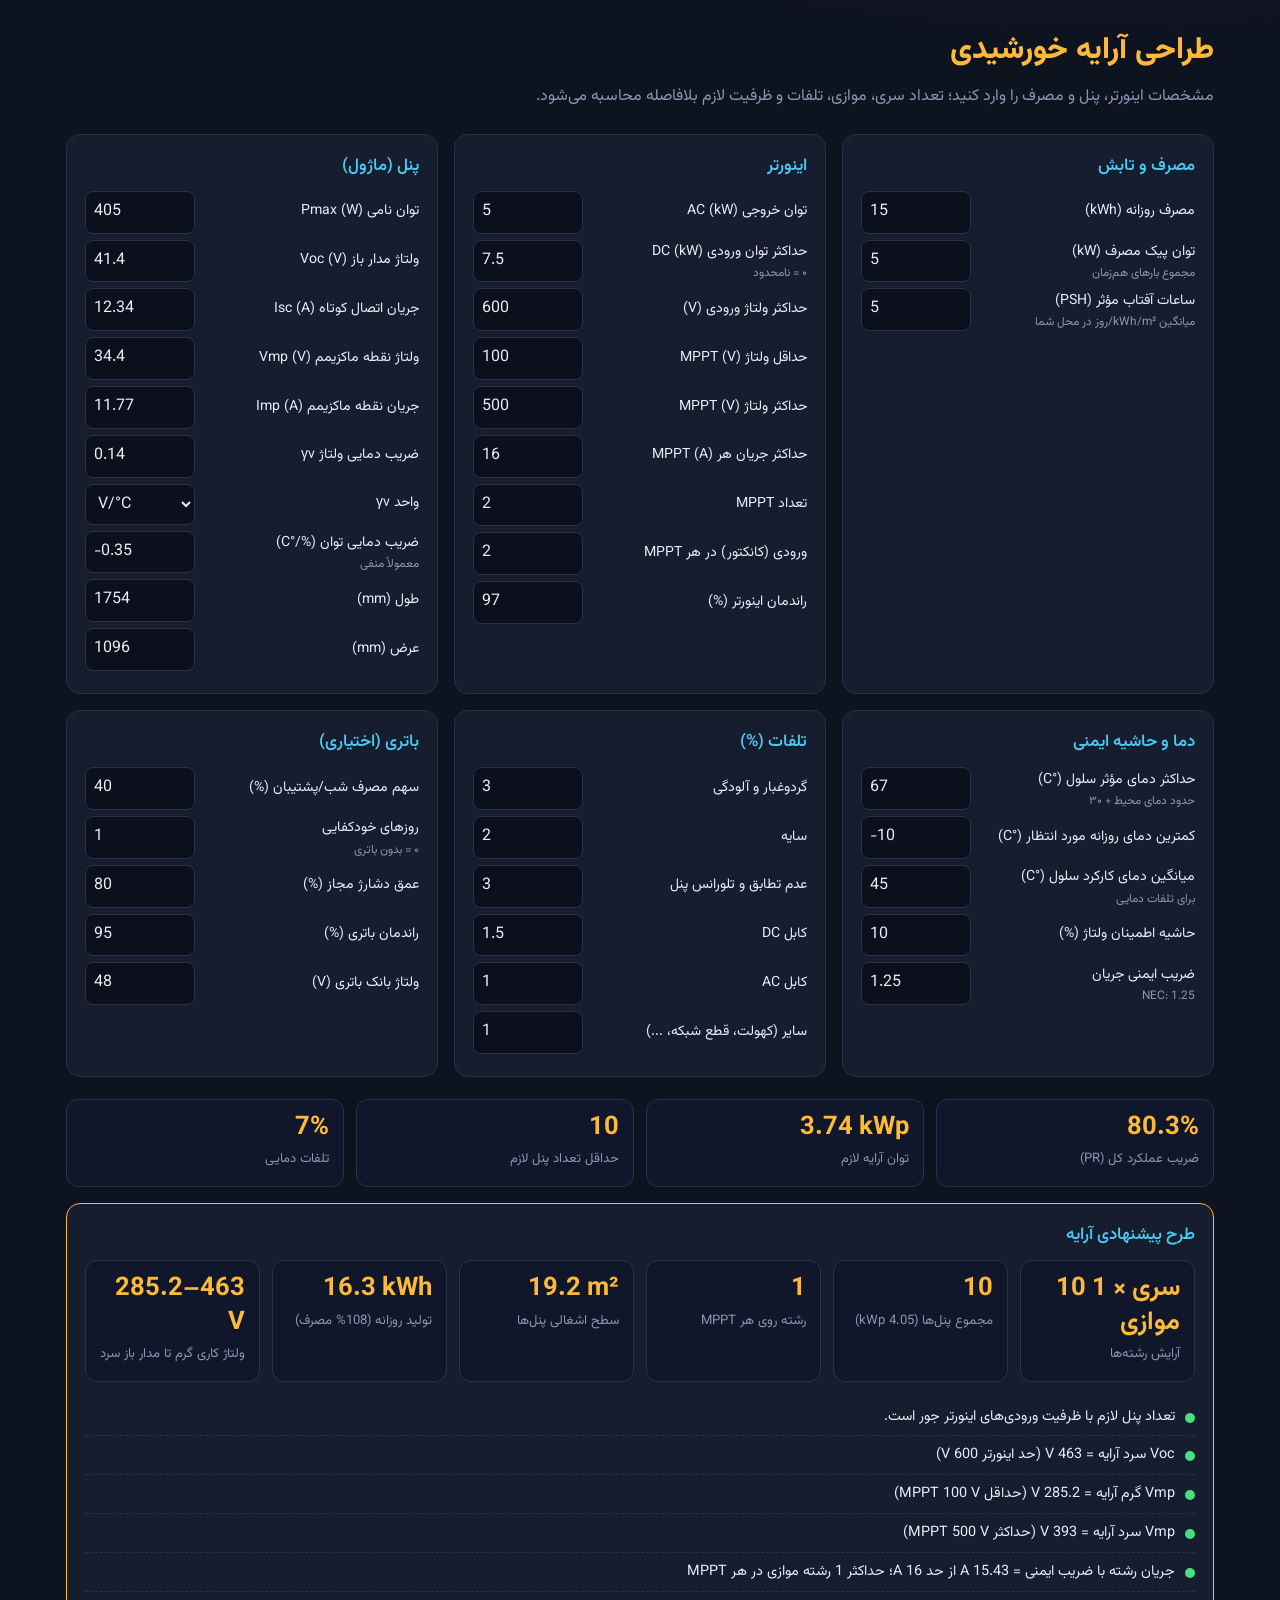
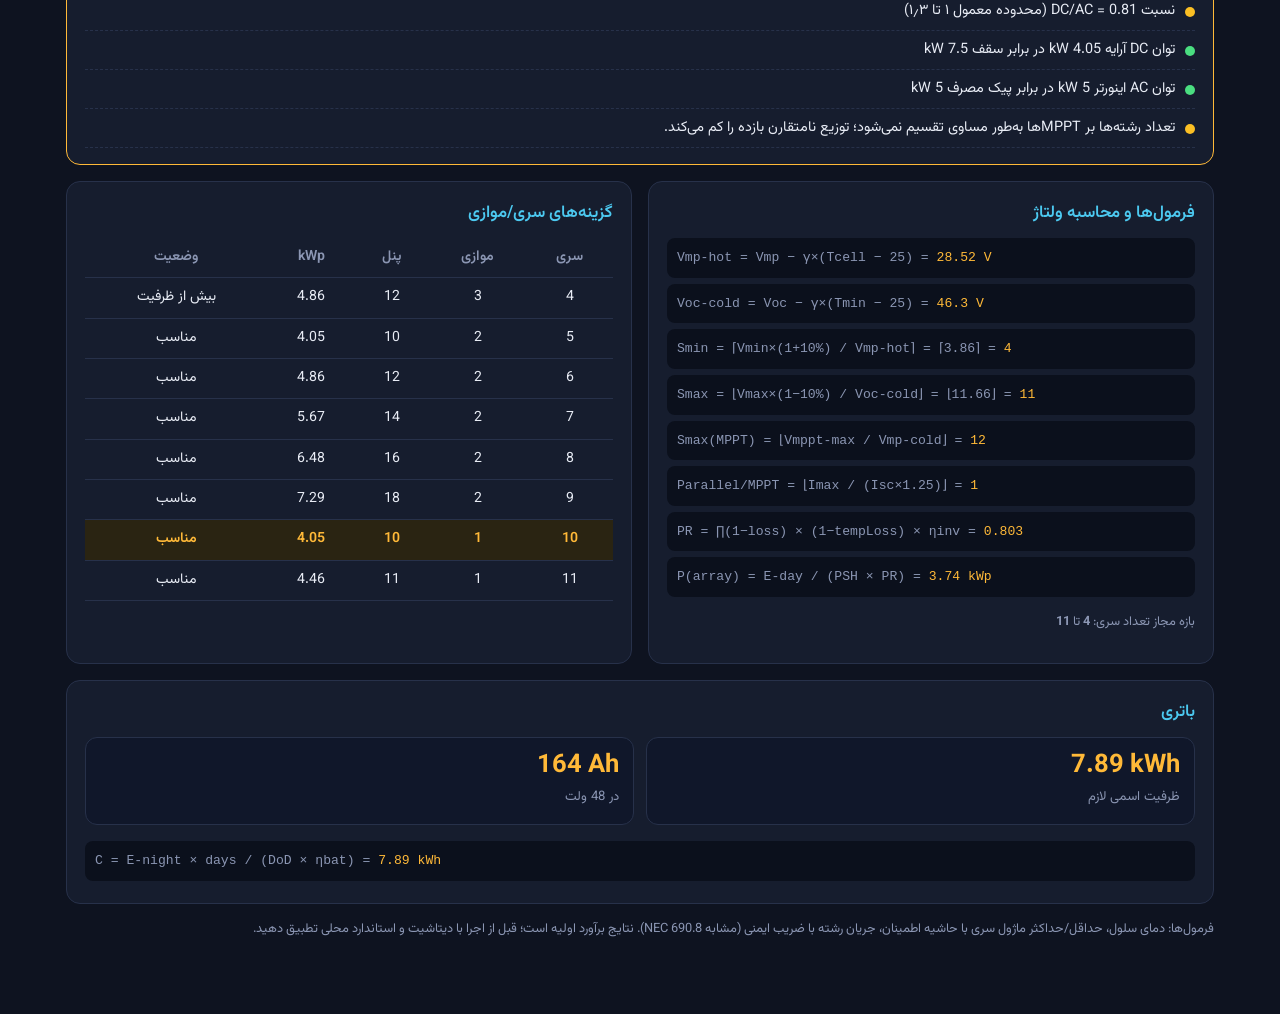
<file: SolarCalcCloud.html>
<!DOCTYPE html>
<html lang="fa" dir="rtl">
<head>
<meta charset="UTF-8">
<meta name="viewport" content="width=device-width, initial-scale=1, viewport-fit=cover">
<title>طراحی آرایه خورشیدی</title>
<link href="https://fonts.googleapis.com/css2?family=Vazirmatn:wght@400;600;800&display=swap" rel="stylesheet">
<style>
:root{--bg:#0e1320;--card:#161d2e;--line:#27314a;--tx:#e8ecf5;--mut:#8b96b3;--sun:#ffb938;--cy:#4cc9f0;--ok:#4ade80;--bad:#f87171;--warn:#fbbf24;
box-sizing:border-box;padding-top:env(safe-area-inset-top,0px);padding-bottom:env(safe-area-inset-bottom,0px)}
*{box-sizing:border-box}
html{scroll-padding-top:env(safe-area-inset-top,0px)}
body{margin:0;background:radial-gradient(1200px 500px at 85% -10%,#2a2140 0,transparent 60%),var(--bg);color:var(--tx);font-family:'Vazirmatn',Tahoma,sans-serif;line-height:1.8}
.wrap{max-width:1180px;margin:auto;padding:24px 16px 60px}
h1{font-size:1.9rem;font-weight:800;margin:0 0 4px;color:var(--sun)}
.sub{color:var(--mut);margin:0 0 22px}
.grid{display:grid;grid-template-columns:repeat(auto-fit,minmax(310px,1fr));gap:16px}
section{background:var(--card);border:1px solid var(--line);border-radius:14px;padding:16px 18px}
section h2{margin:0 0 10px;font-size:1.05rem;color:var(--cy);font-weight:600}
.f{display:grid;grid-template-columns:1fr 110px;gap:8px;align-items:center;margin:6px 0}
.f label{font-size:.88rem;color:var(--tx)}
.f small{display:block;color:var(--mut);font-size:.74rem;line-height:1.4}
input,select{width:100%;background:#0b101c;border:1px solid var(--line);border-radius:8px;color:var(--tx);padding:6px 8px;font:inherit;direction:ltr;text-align:left}
input:focus,select:focus{outline:2px solid var(--cy);outline-offset:1px}
#out{margin-top:22px}
.kpis{display:grid;grid-template-columns:repeat(auto-fit,minmax(170px,1fr));gap:12px;margin-bottom:16px}
.k{background:#10172a;border:1px solid var(--line);border-radius:12px;padding:12px 14px}
.k b{display:block;font-size:1.6rem;color:var(--sun);direction:ltr;text-align:right;line-height:1.3}
.k span{color:var(--mut);font-size:.82rem}
.big{border-color:var(--sun)}
.eq{direction:ltr;text-align:left;font-family:Consolas,monospace;font-size:.82rem;color:var(--mut);background:#0b101c;border-radius:8px;padding:8px 10px;margin:6px 0;overflow-x:auto;white-space:nowrap}
.eq em{color:var(--sun);font-style:normal}
.scroll{overflow-x:auto}
table{border-collapse:collapse;width:100%;font-size:.88rem}
th,td{padding:7px 10px;border-bottom:1px solid var(--line);text-align:center;white-space:nowrap}
th{color:var(--mut);font-weight:600}
tr.rec td{background:#2a2412;color:var(--sun);font-weight:600}
.chk{display:flex;gap:10px;align-items:flex-start;padding:6px 0;border-bottom:1px dashed var(--line);font-size:.9rem}
.dot{flex:none;width:10px;height:10px;border-radius:50%;margin-top:9px}
.ok{background:var(--ok)}.bad{background:var(--bad)}.warn{background:var(--warn)}
.row2{display:grid;grid-template-columns:repeat(auto-fit,minmax(340px,1fr));gap:16px;margin-top:16px}
.note{color:var(--mut);font-size:.8rem;margin-top:14px}
</style>
</head>
<body>
<div class="wrap">
<h1>طراحی آرایه خورشیدی</h1>
<p class="sub">مشخصات اینورتر، پنل و مصرف را وارد کنید؛ تعداد سری، موازی، تلفات و ظرفیت لازم بلافاصله محاسبه می‌شود.</p>

<div class="grid" id="form"></div>
<div id="out"></div>
<p class="note">فرمول‌ها: دمای سلول، حداقل/حداکثر ماژول سری با حاشیه اطمینان، جریان رشته با ضریب ایمنی (مشابه NEC 690.8). نتایج برآورد اولیه است؛ قبل از اجرا با دیتاشیت و استاندارد محلی تطبیق دهید.</p>
</div>

<script>
const S=[
['مصرف و تابش',[
['dailyKwh','مصرف روزانه (kWh)','',15],
['peakKw','توان پیک مصرف (kW)','مجموع بارهای هم‌زمان',5],
['psh','ساعات آفتاب مؤثر (PSH)','میانگین kWh/m²/روز در محل شما',5]]],
['اینورتر',[
['invAc','توان خروجی AC (kW)','',5],
['invDcMax','حداکثر توان ورودی DC (kW)','۰ = نامحدود',7.5],
['invVmax','حداکثر ولتاژ ورودی (V)','',600],
['invVmin','حداقل ولتاژ MPPT (V)','',100],
['invVmpptMax','حداکثر ولتاژ MPPT (V)','',500],
['invImax','حداکثر جریان هر MPPT (A)','',16],
['invMppt','تعداد MPPT','',2],
['invConn','ورودی (کانکتور) در هر MPPT','',2],
['invEff','راندمان اینورتر (%)','',97]]],
['پنل (ماژول)',[
['mP','توان نامی Pmax (W)','',405],
['mVoc','ولتاژ مدار باز Voc (V)','',41.4],
['mIsc','جریان اتصال کوتاه Isc (A)','',12.34],
['mVmp','ولتاژ نقطه ماکزیمم Vmp (V)','',34.4],
['mImp','جریان نقطه ماکزیمم Imp (A)','',11.77],
['gv','ضریب دمایی ولتاژ γv','',0.14],
['gvU','واحد γv','',['V/°C','%/°C']],
['pc','ضریب دمایی توان (%/°C)','معمولاً منفی',-0.35],
['mL','طول (mm)','',1754],
['mW','عرض (mm)','',1096]]],
['دما و حاشیه ایمنی',[
['tcell','حداکثر دمای مؤثر سلول (°C)','حدود دمای محیط + ۳۰',67],
['tmin','کمترین دمای روزانه مورد انتظار (°C)','',-10],
['tavg','میانگین دمای کارکرد سلول (°C)','برای تلفات دمایی',45],
['margin','حاشیه اطمینان ولتاژ (%)','',10],
['kI','ضریب ایمنی جریان','NEC: 1.25',1.25]]],
['تلفات (%)',[
['soil','گردوغبار و آلودگی','',3],
['shade','سایه','',2],
['mism','عدم تطابق و تلورانس پنل','',3],
['dcw','کابل DC','',1.5],
['acw','کابل AC','',1],
['oth','سایر (کهولت، قطع شبکه، ...)','',1]]],
['باتری (اختیاری)',[
['night','سهم مصرف شب/پشتیبان (%)','',40],
['days','روزهای خودکفایی','۰ = بدون باتری',1],
['dod','عمق دشارژ مجاز (%)','',80],
['bEff','راندمان باتری (%)','',95],
['bV','ولتاژ بانک باتری (V)','',48]]]
];
const form=document.getElementById('form');
form.innerHTML=S.map(([t,fs])=>`<section><h2>${t}</h2>${fs.map(([id,l,h,d])=>`<div class="f"><label for="${id}">${l}${h?`<small>${h}</small>`:''}</label>${Array.isArray(d)?`<select id="${id}">${d.map(o=>`<option>${o}</option>`).join('')}</select>`:`<input id="${id}" type="number" step="any" value="${d}">`}</div>`).join('')}</section>`).join('');
const v=id=>parseFloat(document.getElementById(id).value)||0;
const n=(x,d=2)=>(+x).toLocaleString('en',{maximumFractionDigits:d});
const chk=(c,t)=>`<div class="chk"><span class="dot ${c}"></span><div>${t}</div></div>`;

function calc(){
const m=v('margin')/100,Tstc=25;
const pct=document.getElementById('gvU').value==='%/°C';
const gVoc=pct?v('gv')/100*v('mVoc'):v('gv');
const gVmp=pct?v('gv')/100*v('mVmp'):v('gv');
// دما
const VmpHot=v('mVmp')-gVmp*(v('tcell')-Tstc);
const VocCold=v('mVoc')-gVoc*(v('tmin')-Tstc);
const VmpCold=v('mVmp')-gVmp*(v('tmin')-Tstc);
// سری
const sMin=Math.ceil(v('invVmin')*(1+m)/VmpHot);
const sMaxA=Math.floor(v('invVmax')*(1-m)/VocCold);
const sMaxB=v('invVmpptMax')?Math.floor(v('invVmpptMax')/VmpCold):1e9;
const sMax=Math.min(sMaxA,sMaxB);
// موازی
const iStr=v('mIsc')*v('kI');
const parMppt=Math.max(0,Math.min(v('invConn'),Math.floor(v('invImax')/iStr)));
const strCap=parMppt*v('invMppt');
// تلفات
const tLoss=Math.max(0,-v('pc')/100*(v('tavg')-Tstc));
const f=[v('soil'),v('shade'),v('mism'),v('dcw'),v('acw'),v('oth')].map(x=>1-x/100);
const PR=f.reduce((a,b)=>a*b,1)*(1-tLoss)*(v('invEff')/100);
// توان لازم
const kWp=v('dailyKwh')/(v('psh')*PR);
const Nreq=Math.ceil(kWp*1000/v('mP'));
// گزینه‌ها
const opts=[];
for(let s=sMin;s<=sMax&&s>0&&s<=60;s++){
 const st=Math.ceil(Nreq/s),ok=st<=strCap;
 opts.push({s,st,mod:s*st,ok,kw:s*st*v('mP')/1000});
}
const good=opts.filter(o=>o.ok);
let rec=null;
if(good.length){rec=good.reduce((a,b)=>(b.mod<a.mod||(b.mod===a.mod&&b.s>a.s))?b:a)}
else if(sMax>=sMin&&strCap>0){const s=sMax;rec={s,st:strCap,mod:s*strCap,ok:false,kw:s*strCap*v('mP')/1000}}
let h='';
h+=`<div class="kpis">
<div class="k"><b>${n(PR*100,1)}%</b><span>ضریب عملکرد کل (PR)</span></div>
<div class="k"><b>${n(kWp)} kWp</b><span>توان آرایه لازم</span></div>
<div class="k"><b>${Nreq}</b><span>حداقل تعداد پنل لازم</span></div>
<div class="k"><b>${n(tLoss*100,1)}%</b><span>تلفات دمایی</span></div></div>`;
if(rec){
 const perM=Math.ceil(rec.st/v('invMppt')),area=rec.mod*v('mL')*v('mW')/1e6;
 const prod=rec.kw*v('psh')*PR,dcac=rec.kw/v('invAc');
 h+=`<section class="big"><h2>طرح پیشنهادی آرایه</h2><div class="kpis">
 <div class="k"><b>${rec.s} سری × ${rec.st} موازی</b><span>آرایش رشته‌ها</span></div>
 <div class="k"><b>${rec.mod}</b><span>مجموع پنل‌ها (${n(rec.kw)} kWp)</span></div>
 <div class="k"><b>${perM}</b><span>رشته روی هر MPPT</span></div>
 <div class="k"><b>${n(area,1)} m²</b><span>سطح اشغالی پنل‌ها</span></div>
 <div class="k"><b>${n(prod,1)} kWh</b><span>تولید روزانه (${n(prod/v('dailyKwh')*100,0)}% مصرف)</span></div>
 <div class="k"><b>${n(rec.s*VmpHot)}–${n(rec.s*VocCold)} V</b><span>ولتاژ کاری گرم تا مدار باز سرد</span></div></div>`;
 const chks=[];
 chks.push(chk(rec.ok?'ok':'bad',rec.ok?'تعداد پنل لازم با ظرفیت ورودی‌های اینورتر جور است.':`با این اینورتر فقط ${rec.mod} پنل جا می‌شود (کمتر از ${Nreq}). اینورتر دوم یا MPPT بیشتر لازم است.`));
 chks.push(chk(rec.s*VocCold<=v('invVmax')?'ok':'bad',`Voc سرد آرایه = ${n(rec.s*VocCold)} V (حد اینورتر ${v('invVmax')} V)`));
 chks.push(chk(rec.s*VmpHot>=v('invVmin')?'ok':'bad',`Vmp گرم آرایه = ${n(rec.s*VmpHot)} V (حداقل MPPT ${v('invVmin')} V)`));
 chks.push(chk(!v('invVmpptMax')||rec.s*VmpCold<=v('invVmpptMax')?'ok':'warn',`Vmp سرد آرایه = ${n(rec.s*VmpCold)} V (حداکثر MPPT ${v('invVmpptMax')} V)`));
 chks.push(chk(parMppt>=1?'ok':'bad',`جریان رشته با ضریب ایمنی = ${n(iStr)} A از حد ${v('invImax')} A؛ حداکثر ${parMppt} رشته موازی در هر MPPT`));
 chks.push(chk(dcac>=1&&dcac<=1.3?'ok':'warn',`نسبت DC/AC = ${n(dcac)} (محدوده معمول ۱ تا ۱٫۳)`));
 chks.push(chk(!v('invDcMax')||rec.kw<=v('invDcMax')?'ok':'warn',`توان DC آرایه ${n(rec.kw)} kW در برابر سقف ${v('invDcMax')||'نامحدود'} kW`));
 chks.push(chk(v('invAc')>=v('peakKw')?'ok':'bad',`توان AC اینورتر ${v('invAc')} kW در برابر پیک مصرف ${v('peakKw')} kW`));
 if(rec.st%v('invMppt'))chks.push(chk('warn','تعداد رشته‌ها بر MPPTها به‌طور مساوی تقسیم نمی‌شود؛ توزیع نامتقارن بازده را کم می‌کند.'));
 h+=chks.join('')+'</section>';
}else{
 h+=`<section class="big"><h2>طرح پیشنهادی آرایه</h2>${chk('bad',`هیچ ترکیب سری معتبری نیست: حداقل ${sMin} و حداکثر ${sMax} پنل در سری. ولتاژ پنل یا اینورتر را بازبینی کنید.`)}</section>`;
}
h+=`<div class="row2"><section><h2>فرمول‌ها و محاسبه ولتاژ</h2>
<div class="eq">Vmp-hot = Vmp − γ×(Tcell − 25) = <em>${n(VmpHot)} V</em></div>
<div class="eq">Voc-cold = Voc − γ×(Tmin − 25) = <em>${n(VocCold)} V</em></div>
<div class="eq">Smin = ⌈Vmin×(1+${n(m*100,0)}%) / Vmp-hot⌉ = ⌈${n(v('invVmin')*(1+m)/VmpHot)}⌉ = <em>${sMin}</em></div>
<div class="eq">Smax = ⌊Vmax×(1−${n(m*100,0)}%) / Voc-cold⌋ = ⌊${n(v('invVmax')*(1-m)/VocCold)}⌋ = <em>${sMaxA}</em></div>
<div class="eq">Smax(MPPT) = ⌊Vmppt-max / Vmp-cold⌋ = <em>${sMaxB>1e8?'—':sMaxB}</em></div>
<div class="eq">Parallel/MPPT = ⌊Imax / (Isc×${v('kI')})⌋ = <em>${parMppt}</em></div>
<div class="eq">PR = ∏(1−loss) × (1−tempLoss) × ηinv = <em>${n(PR,3)}</em></div>
<div class="eq">P(array) = E-day / (PSH × PR) = <em>${n(kWp)} kWp</em></div>
<p class="note">بازه مجاز تعداد سری: <b>${sMin}</b> تا <b>${sMax}</b></p></section>
<section><h2>گزینه‌های سری/موازی</h2><div class="scroll"><table><tr><th>سری</th><th>موازی</th><th>پنل</th><th>kWp</th><th>وضعیت</th></tr>
${opts.length?opts.map(o=>`<tr class="${rec&&o.s===rec.s&&o.ok?'rec':''}"><td>${o.s}</td><td>${o.st}</td><td>${o.mod}</td><td>${n(o.kw)}</td><td>${o.ok?'مناسب':'بیش از ظرفیت'}</td></tr>`).join(''):'<tr><td colspan="5">گزینه‌ای وجود ندارد</td></tr>'}
</table></div></section></div>`;
// باتری
if(v('days')>0){
 const e=v('dailyKwh')*v('night')/100*v('days')/(v('dod')/100*v('bEff')/100);
 h+=`<section style="margin-top:16px"><h2>باتری</h2><div class="kpis">
 <div class="k"><b>${n(e)} kWh</b><span>ظرفیت اسمی لازم</span></div>
 <div class="k"><b>${n(e*1000/v('bV'),0)} Ah</b><span>در ${v('bV')} ولت</span></div></div>
 <div class="eq">C = E-night × days / (DoD × ηbat) = <em>${n(e)} kWh</em></div></section>`;
}
document.getElementById('out').innerHTML=h;
}
form.addEventListener('input',calc);calc();
</script>
</body>
</html>
</file>
<file: assets/css/shared.css>
* { margin: 0; padding: 0; box-sizing: border-box; }

body {
  background: #0b0f1a;
  font-family: system-ui, -apple-system, "Segoe UI", Roboto, sans-serif;
  padding: clamp(0.75rem, 4vw, 2rem) clamp(0.5rem, 3vw, 1rem);
  color: #e5edf5;
  line-height: 1.6;
  -webkit-font-smoothing: antialiased;
}

.nav-menu {
  position: sticky;
  top: 0;
  z-index: 1000;
  background: #0f1622;
  border-bottom: 2px solid #2b3648;
  padding: 0.5rem clamp(0.6rem, 2vw, 1.5rem);
  margin-bottom: 1.2rem;
  border-radius: 12px;
  display: flex;
  flex-wrap: wrap;
  align-items: center;
  gap: 0.3rem 0.6rem;
  box-shadow: 0 4px 20px rgba(0, 0, 0, 0.6);
  max-width: 1100px;
  margin-left: auto;
  margin-right: auto;
}

.nav-menu .nav-title {
  font-weight: 700;
  color: #5f9eff;
  font-size: clamp(0.7rem, 2.5vw, 0.9rem);
  margin-right: 0.3rem;
  letter-spacing: 0.5px;
  white-space: nowrap;
}

.nav-menu a {
  color: #a0bada;
  text-decoration: none;
  font-size: clamp(0.6rem, 2.2vw, 0.78rem);
  font-weight: 500;
  padding: 0.2rem 0.6rem;
  border-radius: 20px;
  transition: all 0.2s;
  white-space: nowrap;
  border: 1px solid transparent;
}

.nav-menu a:hover {
  background: #1e2a3a;
  color: #d6e6ff;
  border-color: #2f405a;
}

.nav-menu a.active {
  background: #1e2a3a;
  color: #5f9eff;
  border-color: #3b82f6;
}

.container {
  max-width: 1100px;
  margin: 0 auto;
  background: #141a26;
  border-radius: clamp(1rem, 5vw, 2rem);
  padding: clamp(1rem, 4vw, 2.5rem);
  box-shadow: 0 20px 40px rgba(0, 0, 0, 0.7);
  border: 1px solid #2b3648;
}

h1 {
  font-size: clamp(1.4rem, 5vw, 2.2rem);
  font-weight: 600;
  border-bottom: 4px solid #2b3a4e;
  padding-bottom: 0.5rem;
  margin-bottom: 1.5rem;
  display: flex;
  align-items: center;
  gap: 0.5rem;
  flex-wrap: wrap;
  color: #f0f7ff;
}

h1 small {
  font-size: clamp(0.7rem, 3vw, 1rem);
  font-weight: 400;
  color: #9bb5d4;
  margin-left: 0.3rem;
}

h2 {
  font-size: clamp(1.25rem, 4.5vw, 1.6rem);
  font-weight: 600;
  margin-top: clamp(1.5rem, 5vw, 2.2rem);
  margin-bottom: 0.8rem;
  padding-bottom: 0.3rem;
  border-bottom: 2px dashed #2f4057;
  color: #d6e6ff;
  scroll-margin-top: 80px;
}

h3 {
  font-size: clamp(1rem, 3.8vw, 1.2rem);
  font-weight: 600;
  margin-top: 1.6rem;
  margin-bottom: 0.3rem;
  color: #c4d9f5;
  background: #1e2a3a;
  padding: 0.15rem 1rem 0.15rem 0.8rem;
  border-radius: 0 20px 20px 0;
  border-left: 5px solid #3b82f6;
  display: inline-block;
  scroll-margin-top: 80px;
}

.qa-grid {
  display: grid;
  grid-template-columns: 1fr;
  gap: 0.6rem 0;
  margin: 0.8rem 0 1.2rem 0;
}

.qa-item {
  display: grid;
  grid-template-columns: 1fr 2.5fr;
  gap: 0.5rem 1.5rem;
  padding: 0.6rem 0.8rem;
  border-radius: 12px;
  background: #101723;
  border-left: 3px solid #2a3f5a;
  align-items: start;
  transition: background 0.2s;
  word-break: break-word;
}

.qa-item:hover {
  background: #1a2536;
  border-left-color: #3b82f6;
}

.qa-item .q {
  font-weight: 600;
  color: #b6d0f0;
  font-size: clamp(0.85rem, 2.8vw, 0.98rem);
  padding-top: 0.1rem;
}

.qa-item .q::before {
  content: "Q: ";
  color: #5f9eff;
  font-weight: 700;
}

.qa-item .a {
  color: #d6e5f5;
  font-size: clamp(0.83rem, 2.8vw, 0.97rem);
}

.qa-item .a::before {
  content: "A: ";
  color: #5cc4a0;
  font-weight: 600;
}

.qa-item .a code {
  background: #1f2b3d;
  padding: 0.05rem 0.4rem;
  border-radius: 12px;
  font-family: "JetBrains Mono", "Fira Code", monospace;
  font-size: clamp(0.7rem, 2.5vw, 0.85rem);
  color: #d6e5ff;
  border: 1px solid #2f405a;
}

.qa-item .a .highlight {
  background: #2b3a4f;
  padding: 0.05rem 0.3rem;
  border-radius: 4px;
  color: #ffd966;
  font-weight: 500;
}

/* Soft skills section - distinct color */
.soft-section h2 {
  border-bottom-color: #a855f7;
  color: #e9d5ff;
}

.soft-section h3 {
  background: #2a1e3a;
  border-left-color: #a855f7;
  color: #e9d5ff;
}

.soft-section .qa-item {
  border-left-color: #4c2a6a;
  background: #15101f;
}

.soft-section .qa-item:hover {
  background: #1f1530;
  border-left-color: #a855f7;
}

.soft-section .qa-item .q {
  color: #d8b4fe;
}

.soft-section .qa-item .q::before {
  content: "Q: ";
  color: #a855f7;
}

.soft-section .qa-item .a::before {
  content: "A: ";
  color: #5cc4a0;
}

/* Pager footer */
.pager {
  display: flex;
  flex-wrap: wrap;
  justify-content: center;
  gap: 0.6rem;
  margin-top: 2rem;
  padding: 1rem;
  background: #101723;
  border-radius: 40px;
  border: 1px solid #2b3648;
}

.pager a {
  color: #a0bada;
  text-decoration: none;
  font-size: clamp(0.75rem, 2.6vw, 0.9rem);
  padding: 0.4rem 1rem;
  border-radius: 20px;
  border: 1px solid #2f405a;
  transition: all 0.2s;
  font-weight: 500;
}

.pager a:hover {
  background: #1e2a3a;
  color: #d6e6ff;
  border-color: #3b82f6;
}

.pager a.active {
  background: #3b82f6;
  color: white;
  border-color: #3b82f6;
}

.footnote {
  margin-top: 2.5rem;
  background: #1a2332;
  padding: 0.8rem 1.5rem;
  border-radius: 40px;
  text-align: center;
  color: #a0bada;
  border: 1px solid #2d3f56;
  font-size: clamp(0.75rem, 2.6vw, 0.95rem);
}

.back-to-top {
  position: fixed;
  bottom: clamp(0.75rem, 3vw, 2rem);
  right: clamp(0.75rem, 3vw, 2rem);
  background: #3b82f6;
  color: white;
  border: none;
  border-radius: 50%;
  width: clamp(40px, 8vw, 48px);
  height: clamp(40px, 8vw, 48px);
  font-size: clamp(1rem, 3.5vw, 1.3rem);
  cursor: pointer;
  box-shadow: 0 4px 16px rgba(59, 130, 246, 0.4);
  transition: all 0.3s;
  opacity: 0;
  visibility: hidden;
  transform: translateY(20px);
  z-index: 999;
  display: flex;
  align-items: center;
  justify-content: center;
}

.back-to-top.visible {
  opacity: 1;
  visibility: visible;
  transform: translateY(0);
}

.back-to-top:hover {
  background: #2563eb;
  transform: scale(1.05);
}

@media (max-width: 720px) {
  .container { padding: 1.2rem; }
  .qa-item { grid-template-columns: 1fr; gap: 0.2rem; padding: 0.6rem 0.7rem; }
  .nav-menu { padding: 0.4rem 0.8rem; gap: 0.3rem 0.5rem; border-radius: 8px; margin-bottom: 1rem; }
  .nav-menu a { font-size: 0.68rem; padding: 0.1rem 0.4rem; }
  .nav-menu .nav-title { font-size: 0.72rem; width: 100%; margin-bottom: 0.15rem; text-align: center; }
  .back-to-top { bottom: 1rem; right: 1rem; width: 42px; height: 42px; font-size: 1.1rem; }
}

@media (max-width: 480px) {
  body { padding: 0.5rem 0.3rem; }
  .container { padding: 0.9rem; border-radius: 1rem; }
  h1 { font-size: 1.2rem; }
  h1 small { font-size: 0.65rem; display: block; width: 100%; margin-left: 0; margin-top: 0.2rem; }
  h2 { font-size: 1.15rem; }
  h3 { font-size: 0.95rem; }
  .qa-item { padding: 0.5rem 0.6rem; }
  .nav-menu a { font-size: 0.6rem; padding: 0.1rem 0.35rem; }
  .pager a { font-size: 0.7rem; padding: 0.3rem 0.7rem; }
}

@media print {
  body { background: white; color: black; }
  .container { box-shadow: none; border: none; background: white; }
  .nav-menu, .back-to-top, .pager { display: none; }
  .qa-item { background: none; border-left: 2px solid #ccc; break-inside: avoid; }
  h1, h2, h3 { color: black; }
  .qa-item .q { color: #333; }
  .qa-item .a { color: #222; }
}
</file>
<file: assets/css/landinPage.css>
* {
            margin: 0;
            padding: 0;
            box-sizing: border-box
        }

        :root {
            --bg: #080d1a;
            --panel: #111a2e;
            --panel-2: #17223b;
            --line: #25324d;
            --text: #e8eefc;
            --muted: #8fa3c7;
            --blue: #4f8cff;
            --c-learn: #4f8cff;
            --c-play: #ff9f43;
            --c-about: #5eead4;
            --c-link: #c4b5fd;
            --display: "Space Grotesk", system-ui, sans-serif;
            --body: "Plus Jakarta Sans", system-ui, -apple-system, "Segoe UI", Roboto, sans-serif;
        }

        html {
            scroll-padding-top: env(safe-area-inset-top, 0px)
        }

        body {
            background: var(--bg);
            color: var(--text);
            font-family: var(--body);
            line-height: 1.6;
            min-height: 100vh;
            padding: calc(clamp(1.25rem, 4vw, 3rem) + env(safe-area-inset-top, 0px)) clamp(1rem, 4vw, 2rem) calc(2rem + env(safe-area-inset-bottom, 0px));
            -webkit-font-smoothing: antialiased;
            background-image: radial-gradient(60rem 30rem at 10% -5%, rgba(79, 140, 255, .16), transparent 60%);
            background-repeat: no-repeat;
        }

        .wrap {
            max-width: 1120px;
            margin: 0 auto
        }

        a {
            color: inherit;
            text-decoration: none
        }

        :focus-visible {
            outline: 2px solid var(--blue);
            outline-offset: 3px;
            border-radius: 8px
        }

        /* Hero */
        .hero {
            display: grid;
            gap: 1.25rem;
            margin-bottom: 2rem;
            max-width: 44rem
        }

        .hero h1 {
            font-family: var(--display);
            font-weight: 700;
            font-size: clamp(2.4rem, 8vw, 4.6rem);
            line-height: 1.02;
            letter-spacing: -.03em
        }

        .hero h1 small {
            display: block;
            font-size: .34em;
            font-weight: 500;
            letter-spacing: 0;
            color: var(--muted);
            margin-top: .9rem;
            line-height: 1.4
        }

        .hero-actions {
            display: flex;
            flex-wrap: wrap;
            gap: .6rem;
            align-items: center
        }

        .btn {
            font: 600 .88rem var(--body);
            padding: .65rem 1.1rem;
            border-radius: 999px;
            border: 1px solid var(--line);
            background: var(--panel);
            color: var(--text);
            cursor: pointer;
            transition: border-color .2s, background .2s
        }

        .btn:hover {
            border-color: var(--blue);
            background: var(--panel-2)
        }

        .btn.primary {
            background: var(--blue);
            border-color: var(--blue);
            color: #06101f
        }

        .btn.primary:hover {
            background: #6ea0ff
        }

        #installBtn {
            display: none
        }

        #installBtn.show {
            display: inline-block
        }

        /* Controls */
        .controls {
            display: flex;
            flex-wrap: wrap;
            gap: .75rem;
            align-items: center;
            margin-bottom: 1.25rem
        }

        .search {
            position: relative;
            flex: 1 1 260px;
            max-width: 420px
        }

        .search input {
            width: 100%;
            padding: .75rem 3rem .75rem 1rem;
            background: var(--panel);
            border: 1px solid var(--line);
            border-radius: 12px;
            color: var(--text);
            font: inherit;
            font-size: .95rem;
            outline: none
        }

        .search input:focus {
            border-color: var(--blue)
        }

        .search kbd {
            position: absolute;
            right: .7rem;
            top: 50%;
            transform: translateY(-50%);
            font: 500 .75rem var(--body);
            color: var(--muted);
            border: 1px solid var(--line);
            border-radius: 6px;
            padding: 0 .4rem
        }

        .chips {
            display: flex;
            gap: .4rem;
            flex-wrap: wrap
        }

        .chip {
            font: 500 .85rem var(--body);
            padding: .5rem .9rem;
            border-radius: 999px;
            border: 1px solid var(--line);
            background: transparent;
            color: var(--muted);
            cursor: pointer
        }

        .chip[aria-pressed="true"] {
            background: var(--text);
            color: var(--bg);
            border-color: var(--text)
        }

        /* Bento */
        .bento {
            display: grid;
            grid-template-columns: repeat(6, 1fr);
            gap: .9rem;
            animation: rise .7s cubic-bezier(.2, .7, .2, 1) both
        }

        @keyframes rise {
            from {
                opacity: 0;
                transform: translateY(16px)
            }

            to {
                opacity: 1;
                transform: none
            }
        }

        .tile {
            --c: var(--blue);
            grid-column: span 2;
            position: relative;
            display: flex;
            flex-direction: column;
            justify-content: space-between;
            gap: 1.4rem;
            min-height: 150px;
            padding: 1.2rem;
            border-radius: 20px;
            background: var(--panel);
            border: 1px solid var(--line);
            overflow: hidden;
            transition: transform .2s, border-color .2s, background .2s;
        }

        .tile::after {
            content: "";
            position: absolute;
            right: -30px;
            top: -30px;
            width: 130px;
            height: 130px;
            border-radius: 50%;
            background: var(--c);
            opacity: .12;
            transition: opacity .2s, transform .3s
        }

        .tile:hover {
            transform: translateY(-3px);
            border-color: var(--c);
            background: var(--panel-2)
        }

        .tile:hover::after {
            opacity: .24;
            transform: scale(1.15)
        }

        .tile.w3 {
            grid-column: span 3
        }

        .tile.w4 {
            grid-column: span 4
        }

        .tile .glyph {
            font-size: 1.6rem;
            width: 46px;
            height: 46px;
            display: grid;
            place-items: center;
            border-radius: 14px;
            background: color-mix(in srgb, var(--c) 18%, transparent);
            border: 1px solid color-mix(in srgb, var(--c) 45%, transparent);
            position: relative;
            z-index: 1
        }

        .tile h2 {
            font-family: var(--display);
            font-size: 1.2rem;
            font-weight: 700;
            letter-spacing: -.01em;
            line-height: 1.2;
            position: relative;
            z-index: 1
        }

        .tile p {
            font-size: .88rem;
            color: var(--muted);
            margin-top: .2rem;
            position: relative;
            z-index: 1
        }

        .tile .file {
            font-size: .76rem;
            color: var(--c);
            margin-top: .55rem;
            position: relative;
            z-index: 1;
            opacity: .9
        }

        .tile.feature h2 {
            font-size: 1.6rem
        }

        .tile.feature {
            min-height: 190px
        }

        .learn {
            --c: var(--c-learn)
        }

        .play {
            --c: var(--c-play)
        }

        .about {
            --c: var(--c-about)
        }

        .link {
            --c: var(--c-link)
        }

        .tile.backend {
            --c: #4ade80
        }

        .tile.devops {
            --c: #c084fc
        }

        .group-title {
            grid-column: 1/-1;
            font-family: var(--display);
            font-size: 1rem;
            font-weight: 500;
            color: var(--muted);
            margin-top: .9rem
        }

        .empty {
            display: none;
            text-align: center;
            padding: 3rem 1rem;
            color: var(--muted)
        }

        .empty.show {
            display: block
        }

        footer {
            margin-top: 2.5rem;
            padding-top: 1.25rem;
            border-top: 1px solid var(--line);
            display: flex;
            flex-wrap: wrap;
            gap: .75rem 1.5rem;
            justify-content: space-between;
            color: var(--muted);
            font-size: .85rem
        }

        footer a {
            color: var(--text);
            border-bottom: 1px solid var(--line)
        }

        footer a:hover {
            border-color: var(--blue)
        }

        .status {
            display: inline-flex;
            align-items: center;
            gap: .4rem
        }

        .dot {
            width: 8px;
            height: 8px;
            border-radius: 50%;
            background: #22c55e;
            box-shadow: 0 0 8px rgba(34, 197, 94, .7)
        }

        .dot.off {
            background: #ef4444;
            box-shadow: 0 0 8px rgba(239, 68, 68, .7)
        }

        @media (max-width:820px) {

            .tile,
            .tile.w3,
            .tile.w4 {
                grid-column: span 3
            }

            .tile.feature {
                grid-column: span 6
            }
        }

        @media (max-width:520px) {
            .bento {
                grid-template-columns: 1fr
            }

            .tile,
            .tile.w3,
            .tile.w4,
            .tile.feature {
                grid-column: 1/-1;
                min-height: 0
            }

            .search kbd {
                display: none
            }
        }

        @media (prefers-reduced-motion:reduce) {

            *,
            *::before,
            *::after {
                animation: none !important;
                transition: none !important
            }
        }
</file>
<file: assets/css/solarcalcGpt.css>
@import url("https://fonts.googleapis.com/css2?family=Vazirmatn:wght@400;500;600;700;800&display=swap");

:root {
  color-scheme: dark;
  --bg: #070b14;
  --panel: #0f1728;
  --panel-2: #141f34;
  --panel-3: #182741;
  --line: #263653;
  --text: #edf4ff;
  --muted: #91a3c5;
  --soft: #c7d3e9;
  --sun: #ffbd5a;
  --sun-2: #ff8b45;
  --blue: #70b8ff;
  --green: #56d69a;
  --red: #ff6f7d;
  --yellow: #f2c96b;
  --shadow: 0 20px 60px rgba(0, 0, 0, .28);
  --radius: 20px;
}

* { box-sizing: border-box; }
html { scroll-behavior: smooth; }
body {
  margin: 0;
  min-height: 100vh;
  background:
    radial-gradient(circle at 10% 0%, rgba(112,184,255,.09), transparent 30rem),
    radial-gradient(circle at 90% 5%, rgba(255,189,90,.08), transparent 28rem),
    var(--bg);
  color: var(--text);
  font-family: "Vazirmatn", Tahoma, sans-serif;
  line-height: 1.8;
}
button, input { font: inherit; }
button { cursor: pointer; }
.app-shell { width: min(1440px, calc(100% - 32px)); margin: 0 auto; padding: 32px 0 60px; }

.hero {
  display: flex; justify-content: space-between; align-items: center; gap: 30px;
  padding: 36px; margin-bottom: 24px; border: 1px solid var(--line); border-radius: 28px;
  background: linear-gradient(135deg, rgba(20,31,52,.96), rgba(11,18,32,.96));
  box-shadow: var(--shadow);
}
.eyebrow { color: var(--sun); font-size: .75rem; letter-spacing: .18em; font-weight: 800; }
.hero h1 { margin: 5px 0 8px; font-size: clamp(1.8rem, 4vw, 3rem); line-height: 1.3; }
.hero p { color: var(--soft); margin: 0; max-width: 760px; }
.hero-badge {
  min-width: 260px; padding: 18px; border: 1px solid rgba(255,189,90,.22);
  border-radius: 18px; background: rgba(255,189,90,.06);
}
.hero-badge span { font-size: 2rem; display: block; }
.hero-badge strong, .hero-badge small { display: block; }
.hero-badge small { color: var(--muted); margin-top: 4px; font-size: .78rem; }

.card, .result-card, .formula-card {
  background: linear-gradient(145deg, rgba(15,23,40,.98), rgba(12,20,35,.98));
  border: 1px solid var(--line);
  border-radius: var(--radius);
  box-shadow: var(--shadow);
}
.card { padding: 28px; margin-bottom: 20px; }
.section-heading {
  display: flex; justify-content: space-between; gap: 20px; align-items: flex-end;
  margin-bottom: 22px;
}
.section-heading > div { display: flex; align-items: center; gap: 12px; }
.section-heading h2 { margin: 0; font-size: 1.25rem; }
.section-heading p { color: var(--muted); margin: 0; font-size: .9rem; }
.step-number {
  display: grid; place-items: center; width: 42px; height: 42px; border-radius: 12px;
  color: #0a101d; background: linear-gradient(135deg, var(--sun), var(--sun-2));
  font-weight: 800; font-size: .8rem;
}

.system-modes { display: grid; grid-template-columns: repeat(2, 1fr); gap: 16px; }
.mode-option { position: relative; cursor: pointer; }
.mode-option input { position: absolute; opacity: 0; pointer-events: none; }
.mode-content {
  display: flex; align-items: center; gap: 15px; padding: 22px; min-height: 100px;
  border: 1px solid var(--line); border-radius: 18px; background: var(--panel-2);
  transition: .2s ease;
}
.mode-content strong, .mode-content small { display: block; }
.mode-content small { color: var(--muted); }
.mode-icon { font-size: 2rem; }
.mode-option input:checked + .mode-content {
  border-color: var(--sun); background: rgba(255,189,90,.08);
  box-shadow: 0 0 0 2px rgba(255,189,90,.08);
}

.info-box {
  margin-top: 16px; padding: 15px 18px; color: var(--soft);
  border-right: 3px solid var(--blue); border-radius: 12px; background: rgba(112,184,255,.06);
}

.grid-3, .grid-4 {
  display: grid; gap: 16px;
}
.grid-3 { grid-template-columns: repeat(3, 1fr); }
.grid-4 { grid-template-columns: repeat(4, 1fr); }

.field label { display: block; margin-bottom: 7px; color: var(--soft); font-size: .86rem; font-weight: 600; }
.field label span { color: var(--muted); font-weight: 400; }
.field input {
  width: 100%; padding: 12px 13px; border: 1px solid var(--line); outline: none;
  border-radius: 12px; background: #0a1221; color: var(--text);
  transition: border-color .2s, box-shadow .2s;
}
.field input:focus { border-color: var(--blue); box-shadow: 0 0 0 3px rgba(112,184,255,.09); }
.field small { color: var(--muted); font-size: .7rem; }

.subsection { margin-top: 28px; padding-top: 24px; border-top: 1px solid var(--line); }
.subsection-title { display: flex; justify-content: space-between; align-items: center; gap: 15px; margin-bottom: 15px; }
.subsection-title h3 { margin: 0; font-size: 1rem; }

.table-wrap { width: 100%; overflow-x: auto; }
table { width: 100%; border-collapse: collapse; min-width: 900px; }
th, td { padding: 10px; border-bottom: 1px solid var(--line); text-align: right; white-space: nowrap; }
th { color: var(--muted); font-size: .75rem; background: rgba(255,255,255,.02); }
td { font-size: .8rem; }
.loads-table input {
  width: 100%; min-width: 70px; padding: 8px; border: 1px solid var(--line);
  border-radius: 9px; background: #0a1221; color: var(--text);
}
.mini-summary {
  display: flex; flex-wrap: wrap; gap: 20px; margin-top: 14px; color: var(--muted); font-size: .8rem;
}
.mini-summary b { color: var(--text); }

.btn {
  border: 1px solid var(--line); border-radius: 12px; padding: 10px 16px;
  color: var(--text); background: var(--panel-2); transition: .2s ease;
}
.btn:hover { transform: translateY(-1px); border-color: var(--blue); }
.btn-primary {
  border: none; color: #08101c; font-weight: 800;
  background: linear-gradient(135deg, var(--sun), var(--sun-2));
  box-shadow: 0 12px 30px rgba(255,139,69,.18);
}
.btn-secondary { background: rgba(112,184,255,.07); }
.btn-ghost { background: transparent; }
.btn-large { padding: 15px 28px; font-size: 1rem; }
.actions { display: flex; justify-content: center; gap: 12px; padding: 12px 0 30px; }

.hidden { display: none !important; }
.results { margin-top: 12px; }
.results-header {
  display: flex; justify-content: space-between; align-items: center; gap: 20px;
  padding: 28px 4px;
}
.results-header h2 { margin: 3px 0; }
.results-header p { margin: 0; color: var(--muted); }

.alerts { display: grid; gap: 10px; margin-bottom: 18px; }
.alert { padding: 14px 16px; border-radius: 13px; border: 1px solid; font-size: .85rem; }
.alert.ok { color: #aaf0ce; border-color: rgba(86,214,154,.3); background: rgba(86,214,154,.06); }
.alert.warn { color: #ffe1a2; border-color: rgba(242,201,107,.3); background: rgba(242,201,107,.06); }
.alert.error { color: #ffb4bc; border-color: rgba(255,111,125,.3); background: rgba(255,111,125,.06); }

.metrics-grid {
  display: grid; grid-template-columns: repeat(4, 1fr); gap: 14px; margin-bottom: 18px;
}
.metric {
  padding: 20px; border: 1px solid var(--line); border-radius: 16px; background: var(--panel);
}
.metric span { display: block; color: var(--muted); font-size: .75rem; }
.metric strong { display: block; margin-top: 4px; font-size: 1.45rem; }
.metric small { color: var(--soft); }

.result-grid { display: grid; grid-template-columns: repeat(2, 1fr); gap: 18px; margin-bottom: 18px; }
.result-card { padding: 22px; }
.result-card h3 { margin: 0 0 15px; font-size: 1rem; }
.result-list { display: grid; gap: 8px; }
.result-row {
  display: flex; justify-content: space-between; gap: 20px; padding: 9px 0;
  border-bottom: 1px dashed rgba(145,163,197,.18); color: var(--muted); font-size: .82rem;
}
.result-row:last-child { border-bottom: 0; }
.result-row b { color: var(--text); text-align: left; }
.full { margin-bottom: 18px; }
.status-pass { color: var(--green); font-weight: 800; }
.status-fail { color: var(--red); font-weight: 800; }
.status-warn { color: var(--yellow); font-weight: 800; }

.formula-card { padding: 22px; margin-bottom: 18px; }
.formula-card h3 { margin-top: 0; }
.formula-grid { display: grid; grid-template-columns: repeat(4, 1fr); gap: 10px; }
.formula-grid code {
  display: block; direction: ltr; text-align: center; padding: 13px 8px;
  border: 1px solid var(--line); border-radius: 11px; background: #0a1221; color: var(--soft);
  font-family: "Courier New", monospace; font-size: .75rem;
}
.disclaimer { color: var(--muted); font-size: .75rem; text-align: center; max-width: 900px; margin: 25px auto; }
footer { text-align: center; color: #647696; font-size: .72rem; padding-top: 25px; }

@media (max-width: 1100px) {
  .grid-4, .metrics-grid { grid-template-columns: repeat(2, 1fr); }
  .formula-grid { grid-template-columns: repeat(2, 1fr); }
}
@media (max-width: 760px) {
  .app-shell { width: min(100% - 18px, 1440px); padding-top: 10px; }
  .hero, .section-heading, .results-header { flex-direction: column; align-items: stretch; }
  .hero { padding: 24px; }
  .hero-badge { min-width: 0; }
  .system-modes, .grid-3, .grid-4, .result-grid, .metrics-grid { grid-template-columns: 1fr; }
  .card { padding: 19px; }
  .formula-grid { grid-template-columns: 1fr; }
  .actions { flex-direction: column; }
}
@media print {
  body { background: #fff; color: #111; }
  .hero, .card, .result-card, .formula-card { box-shadow: none; border-color: #ccc; }
  .hero-badge, form, .results-header .btn, footer { display: none !important; }
  .results { display: block !important; }
}
</file>
<file: assets/css/solarCalc.css>
/* تنظیمات کلی */
* {
    box-sizing: border-box;
    margin: 0;
    padding: 0;
}

body {
    font-family: 'Segoe UI', Tahoma, Geneva, Verdana, sans-serif;
    background-color: #0d1117; /* پس‌زمینه تیره */
    color: #c9d1d9;
    line-height: 1.6;
    padding: 20px;
    background-image: radial-gradient(circle at 50% 0%, #1a2332 0%, #0d1117 70%);
}

.container {
    max-width: 1200px;
    margin: 0 auto;
}

/* هدر */
header {
    text-align: center;
    margin-bottom: 40px;
    padding: 20px;
    border-bottom: 1px solid #30363d;
}

header h1 {
    font-size: 2.2rem;
    color: #58a6ff; /* رنگ آبی روشن */
    margin-bottom: 10px;
    text-shadow: 0 0 20px rgba(88, 166, 255, 0.3);
}

header p {
    color: #8b949e;
    font-size: 1.1rem;
}

/* گرید کارت‌ها */
main {
    display: grid;
    grid-template-columns: repeat(auto-fit, minmax(350px, 1fr));
    gap: 20px;
}

.card {
    background-color: #161b22;
    border: 1px solid #30363d;
    border-radius: 12px;
    padding: 20px;
    box-shadow: 0 4px 12px rgba(0, 0, 0, 0.5);
    transition: transform 0.3s ease, box-shadow 0.3s ease;
}

.card:hover {
    transform: translateY(-5px);
    box-shadow: 0 8px 24px rgba(88, 166, 255, 0.15);
    border-color: #58a6ff;
}

.card h2 {
    font-size: 1.3rem;
    color: #f0f6fc;
    margin-bottom: 20px;
    padding-bottom: 10px;
    border-bottom: 1px solid #30363d;
    display: flex;
    align-items: center;
    gap: 8px;
}

/* گروه‌های ورودی */
.input-group {
    margin-bottom: 18px;
}

.input-group label {
    display: block;
    font-size: 0.95rem;
    color: #8b949e;
    margin-bottom: 6px;
    font-weight: 500;
}

.input-group input {
    width: 100%;
    padding: 10px 12px;
    background-color: #0d1117;
    border: 1px solid #30363d;
    border-radius: 6px;
    color: #c9d1d9;
    font-size: 1rem;
    font-family: inherit;
    transition: border-color 0.2s, box-shadow 0.2s;
    direction: ltr;
    text-align: right;
}

.input-group input:focus {
    outline: none;
    border-color: #58a6ff;
    box-shadow: 0 0 0 3px rgba(88, 166, 255, 0.2);
}

.input-group input:hover {
    border-color: #484f58;
}

.input-group small {
    display: block;
    font-size: 0.8rem;
    color: #6e7681;
    margin-top: 4px;
}

/* کارت نتایج */
.results-card {
    grid-column: 1 / -1; /* تمام عرض */
    border-color: #238636;
    background-color: #0f1a15;
}

.results-card h2 {
    border-bottom-color: #238636;
    color: #3fb950;
}

#results {
    display: grid;
    grid-template-columns: repeat(auto-fit, minmax(250px, 1fr));
    gap: 15px;
}

.result-item {
    background-color: #0d1117;
    border: 1px solid #21262d;
    border-radius: 8px;
    padding: 15px;
    display: flex;
    flex-direction: column;
    gap: 5px;
}

.result-item .label {
    font-size: 0.85rem;
    color: #8b949e;
}

.result-item .value {
    font-size: 1.4rem;
    font-weight: bold;
    color: #58a6ff;
    direction: ltr;
    text-align: right;
}

.result-item .unit {
    font-size: 0.9rem;
    color: #6e7681;
    font-weight: normal;
}

.result-item.warning {
    border-color: #d29922;
    background-color: #1a1508;
}

.result-item.warning .value {
    color: #d29922;
}

.result-item.success {
    border-color: #238636;
    background-color: #0f1a15;
}

.result-item.success .value {
    color: #3fb950;
}

/* انیمیشن برای نتایج */
@keyframes fadeInUp {
    from {
        opacity: 0;
        transform: translateY(10px);
    }
    to {
        opacity: 1;
        transform: translateY(0);
    }
}

.result-item {
    animation: fadeInUp 0.3s ease forwards;
    opacity: 0;
}

/* اسکرول‌بار سفارشی */
::-webkit-scrollbar {
    width: 8px;
}

::-webkit-scrollbar-track {
    background: #0d1117;
}

::-webkit-scrollbar-thumb {
    background: #30363d;
    border-radius: 4px;
}

::-webkit-scrollbar-thumb:hover {
    background: #484f58;
}

/* ریسپانسیو */
@media (max-width: 768px) {
    main {
        grid-template-columns: 1fr;
    }
    header h1 {
        font-size: 1.5rem;
    }
    #results {
        grid-template-columns: 1fr;
    }
}
</file>
